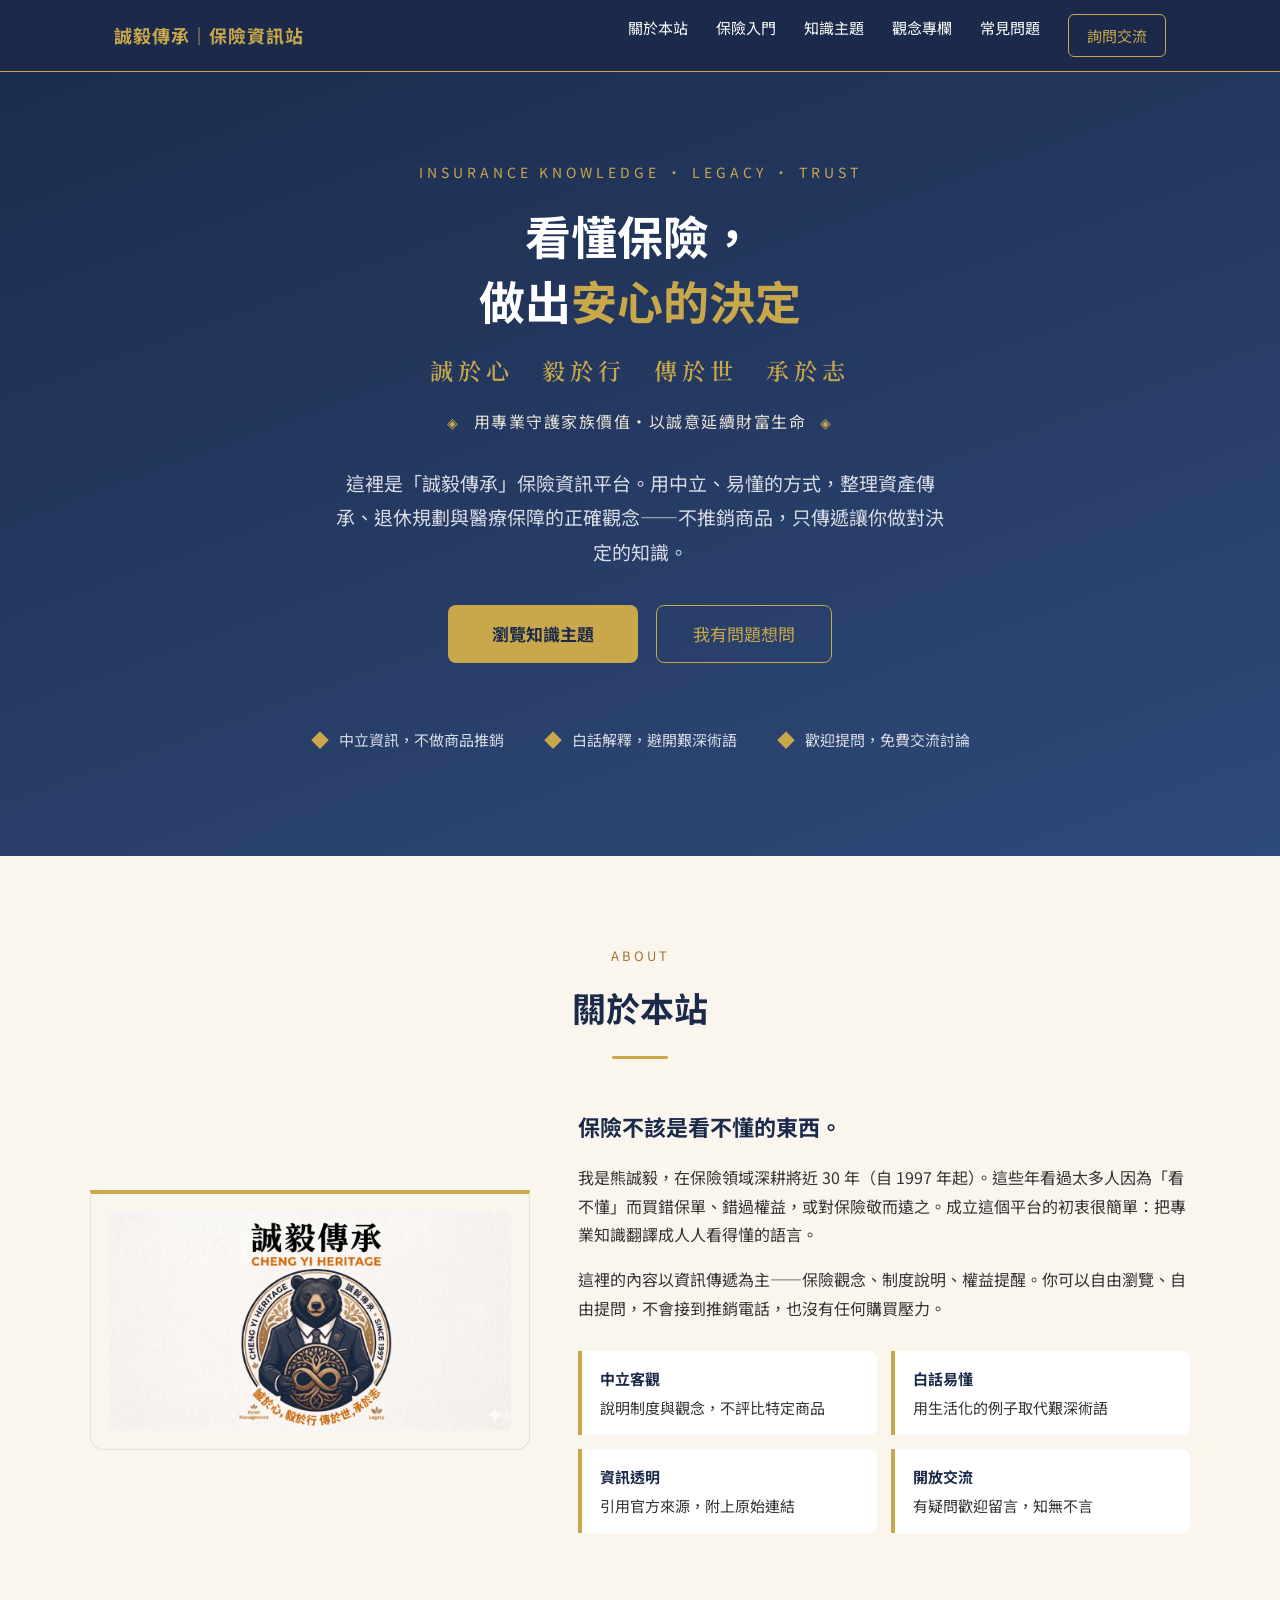
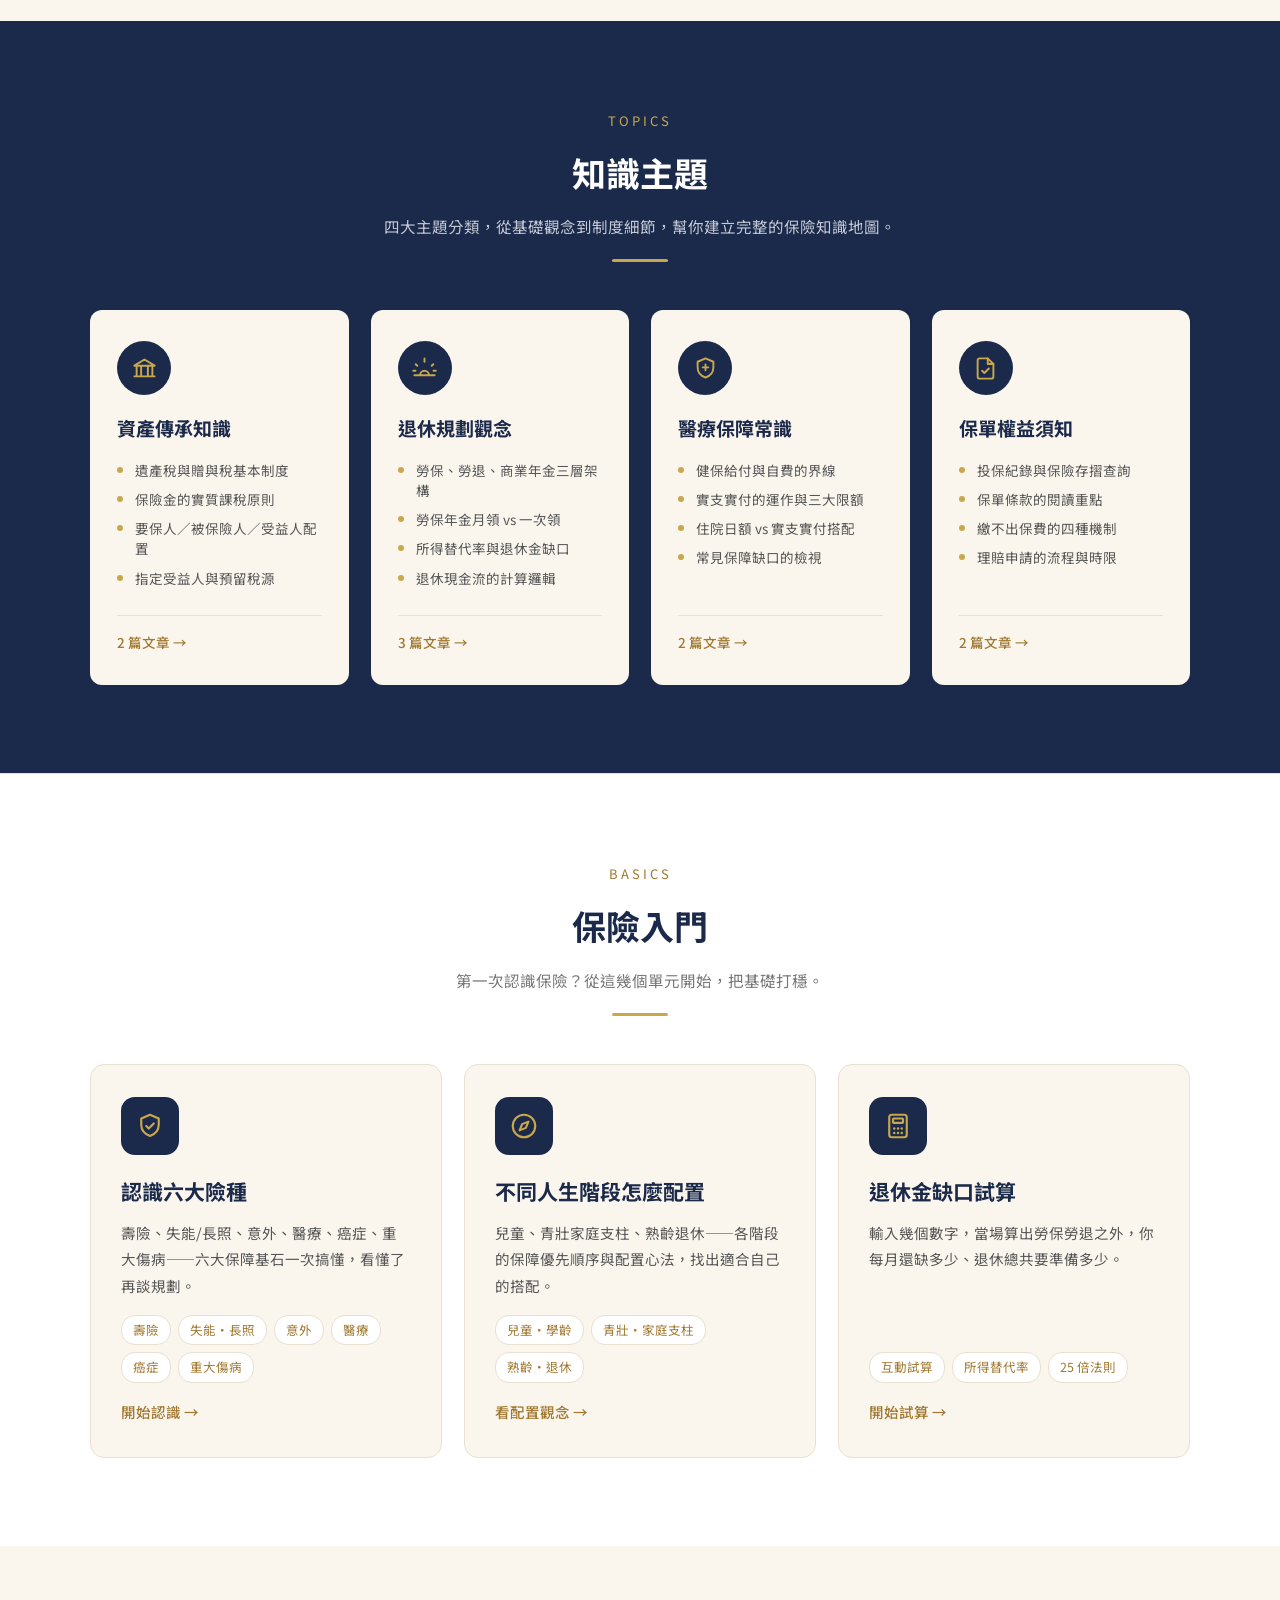
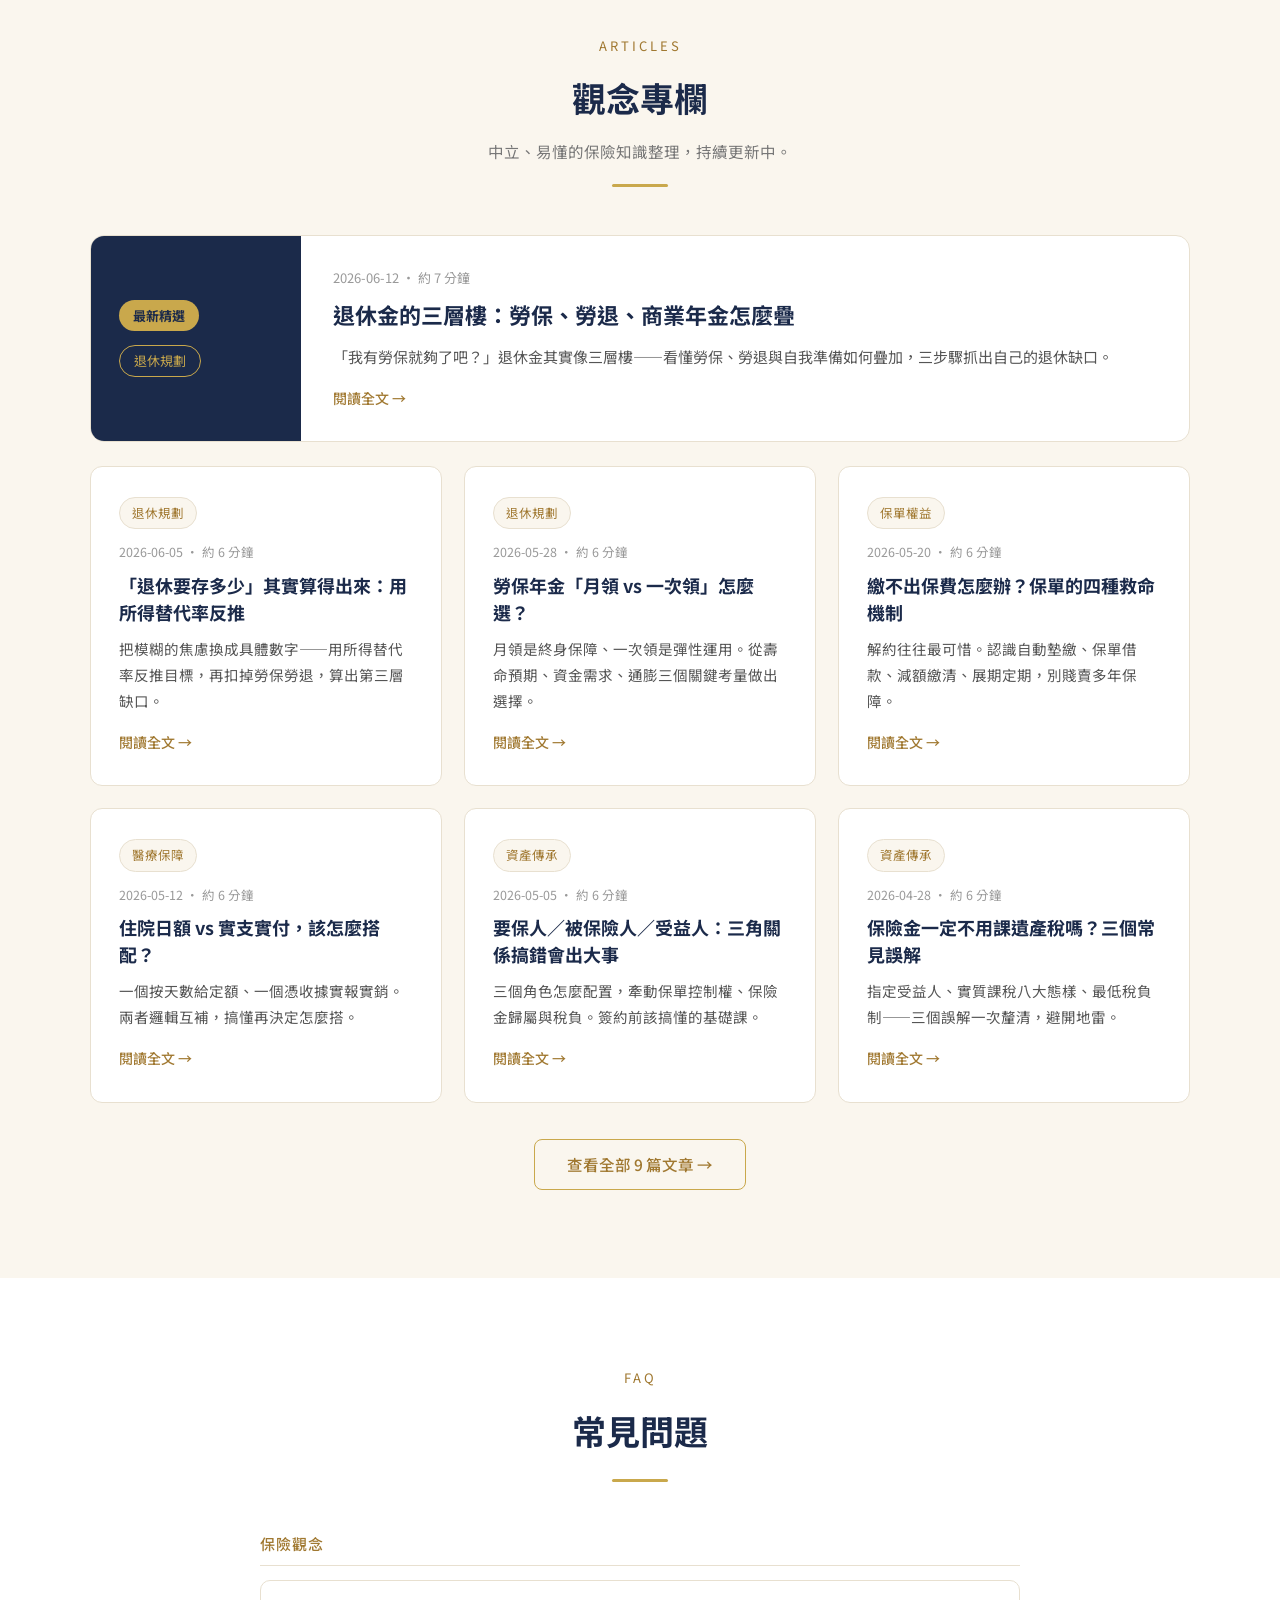
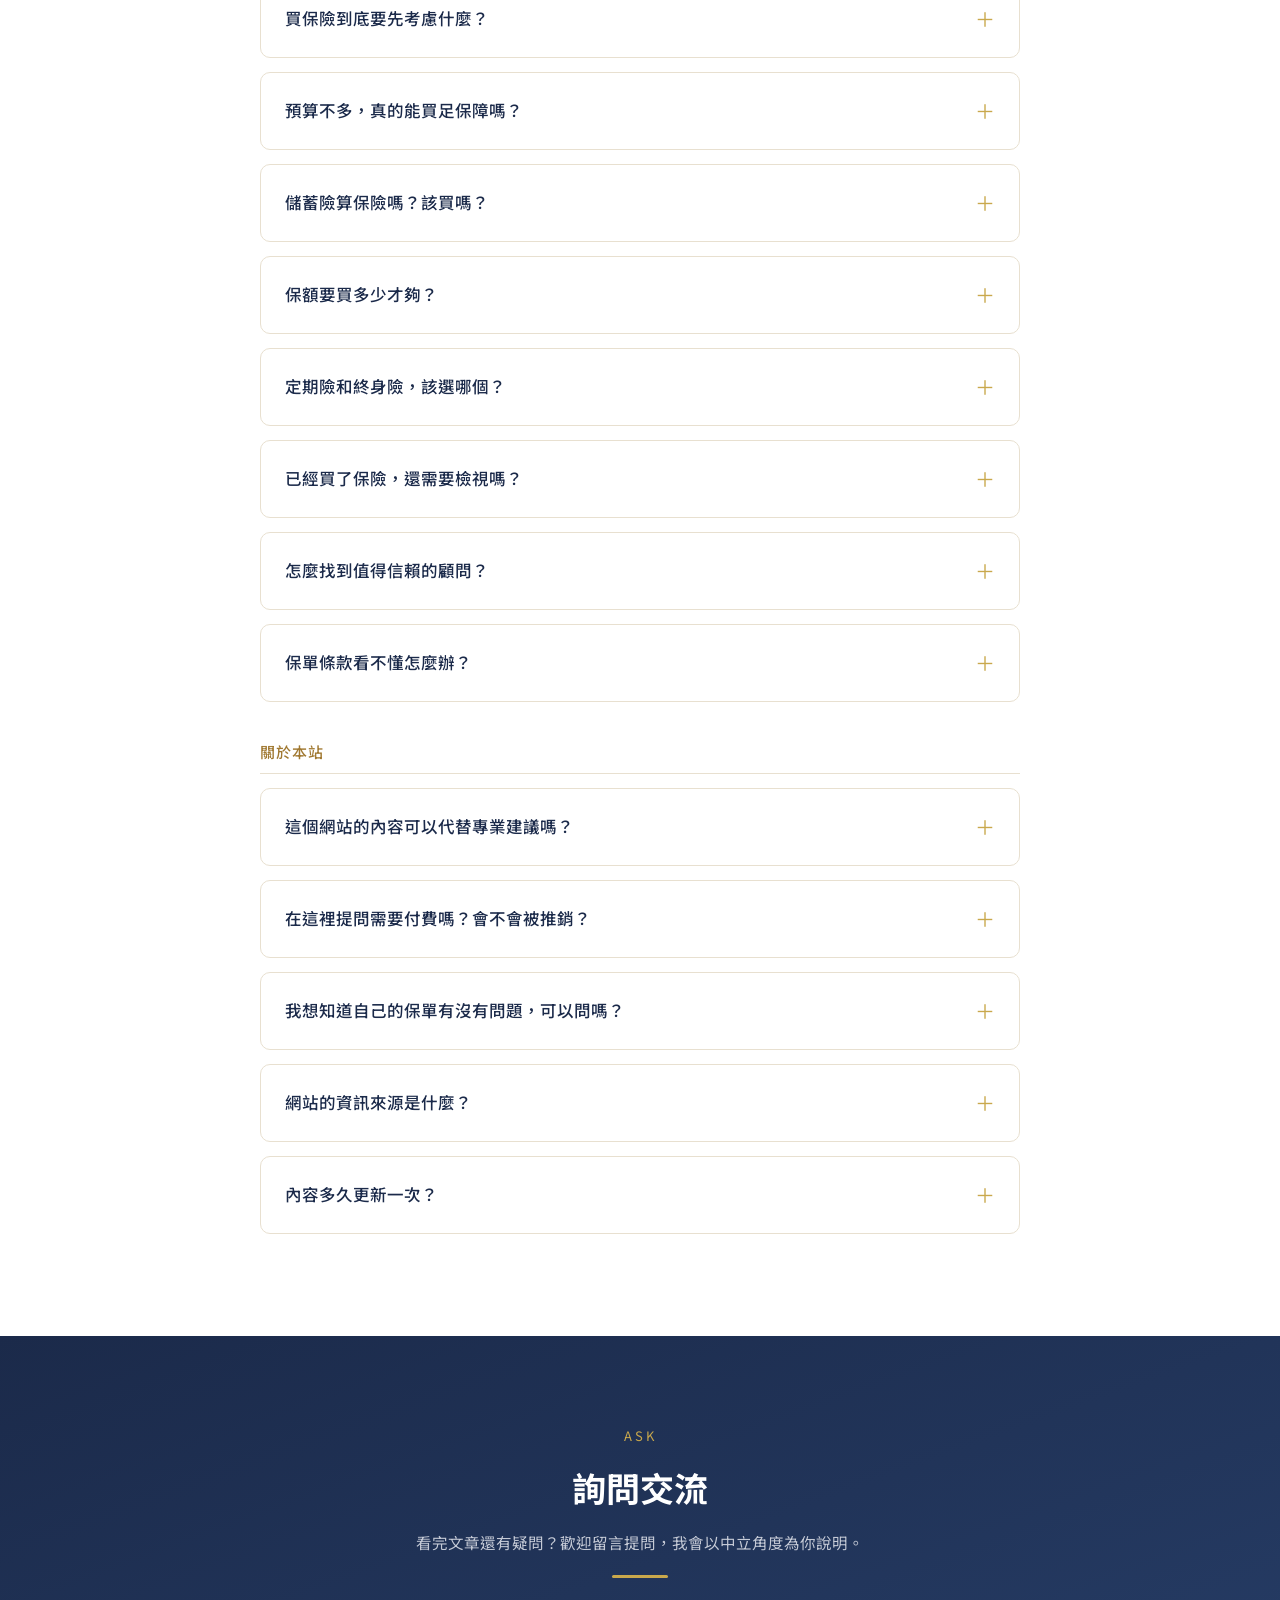
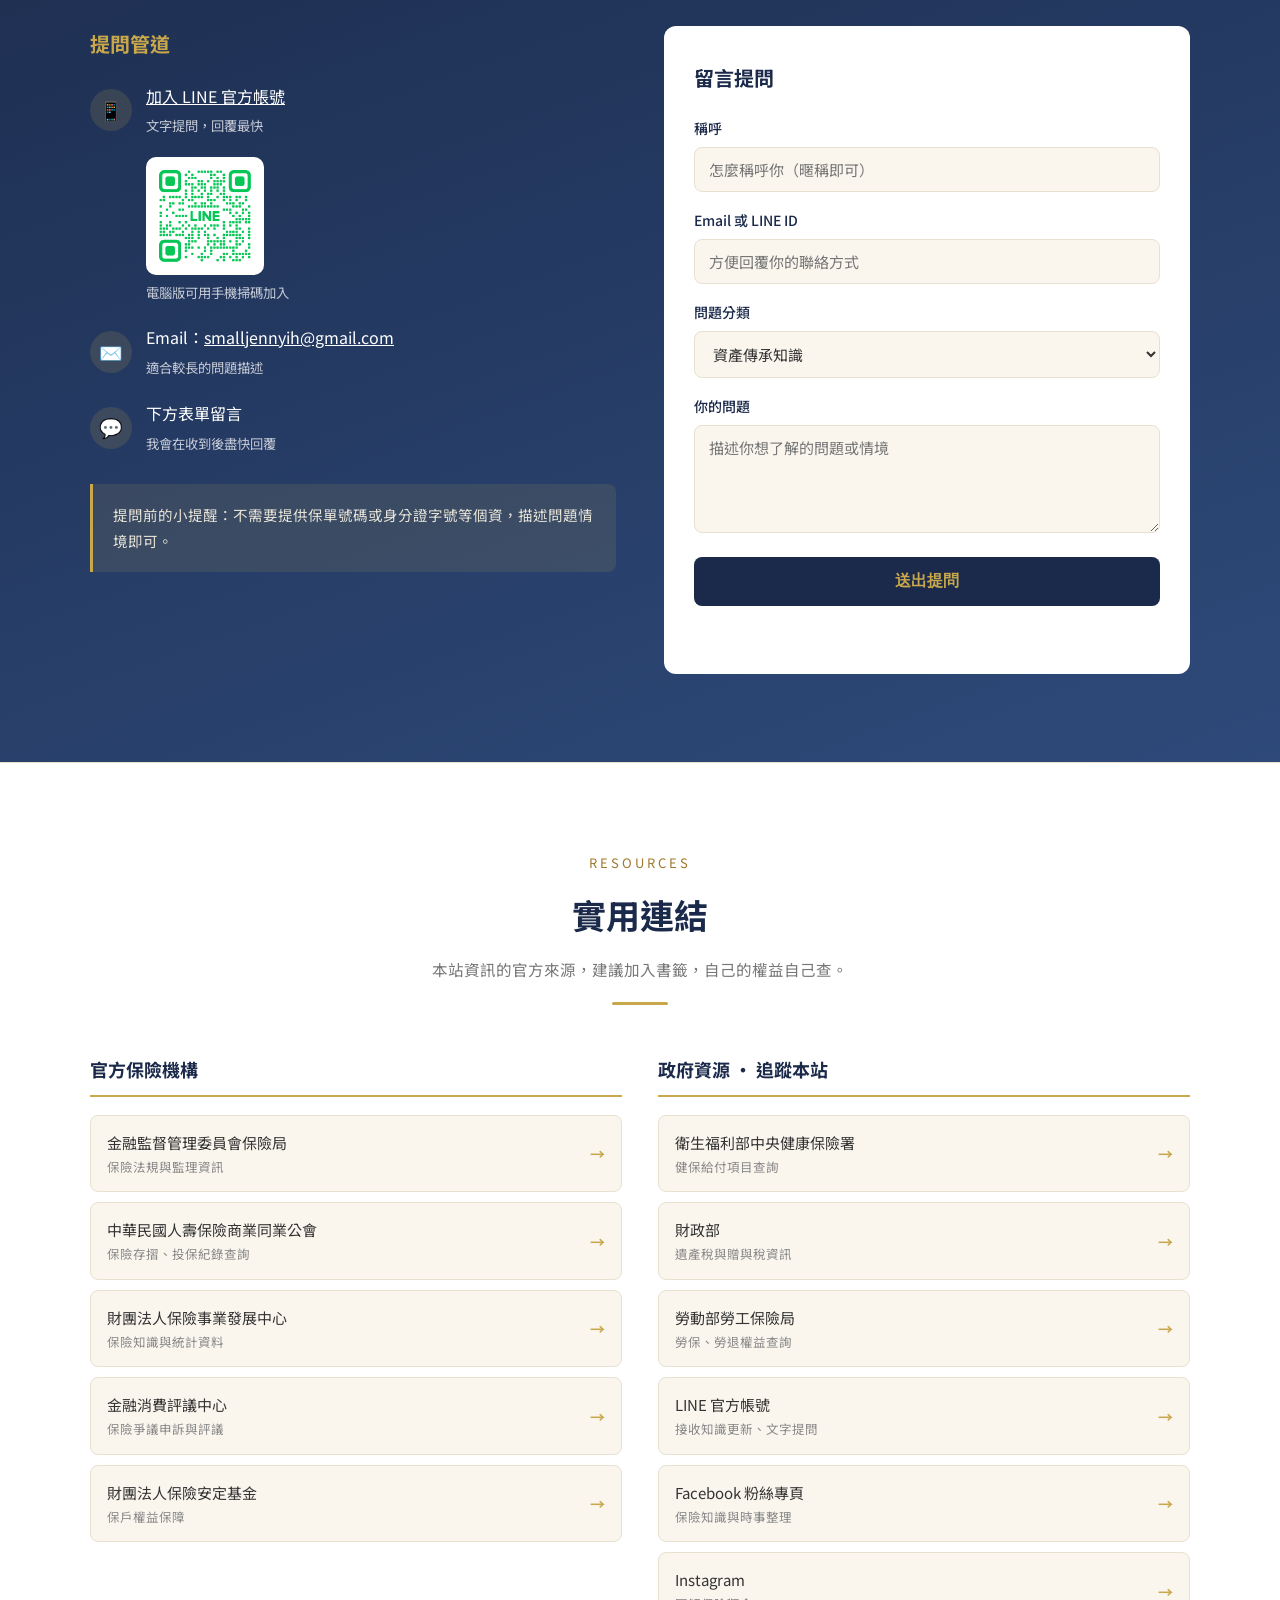
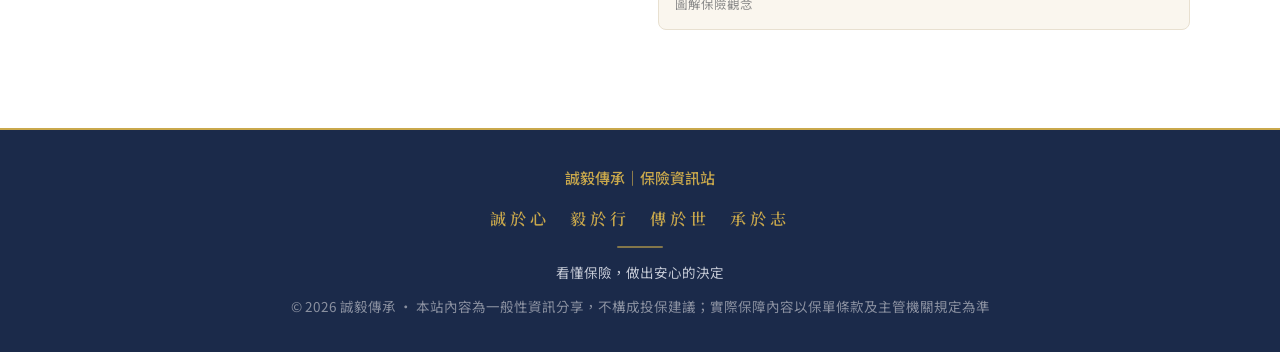
<file: index.html>
<!DOCTYPE html>
<html lang="zh-Hant">
<head>
<meta charset="UTF-8">
<meta name="viewport" content="width=device-width, initial-scale=1.0">
<title>誠毅傳承 — 保險知識資訊平台</title>
<meta name="description" content="誠毅傳承保險資訊平台，提供資產傳承、退休規劃、醫療保障等中立易懂的保險知識。看懂保險，做出安心的決定。">
<meta property="og:type" content="website">
<meta property="og:site_name" content="誠毅傳承｜保險資訊站">
<meta property="og:title" content="誠毅傳承｜保險資訊站 — 看懂保險，做出安心的決定">
<meta property="og:description" content="中立、易懂的保險知識平台：保險入門、資產傳承、退休規劃、醫療保障與保單權益。不推銷商品，只傳遞讓你做對決定的知識。">
<meta property="og:url" content="https://jennyih0227-stack.github.io/">
<meta property="og:image" content="https://jennyih0227-stack.github.io/assets/og-image.png">
<meta property="og:image:width" content="1200">
<meta property="og:image:height" content="630">
<meta property="og:locale" content="zh_TW">
<meta name="twitter:card" content="summary_large_image">
<meta name="twitter:title" content="誠毅傳承｜保險資訊站 — 看懂保險，做出安心的決定">
<meta name="twitter:description" content="中立、易懂的保險知識平台：保險入門、資產傳承、退休規劃、醫療保障與保單權益。">
<meta name="twitter:image" content="https://jennyih0227-stack.github.io/assets/og-image.png">
<link rel="icon" type="image/png" href="assets/favicon.png">
<link rel="preconnect" href="https://fonts.googleapis.com">
<link href="https://fonts.googleapis.com/css2?family=Noto+Sans+TC:wght@400;500;700&family=Noto+Serif+TC:wght@600&family=Playfair+Display:wght@600&display=swap" rel="stylesheet">
<style>
:root{
  --navy:#1B2A4A;
  --navy-light:#2E4A7A;
  --gold:#C9A84C;
  --gold-deep:#A07830;
  --cream:#FAF6EE;
  --warm-gray:#E8E0D0;
  --charcoal:#333333;
}
*{margin:0;padding:0;box-sizing:border-box}
html{scroll-behavior:smooth}
body{font-family:'Noto Sans TC','Microsoft JhengHei',sans-serif;color:var(--charcoal);background:var(--cream);line-height:1.8}
a{text-decoration:none;color:inherit}
img{max-width:100%}

/* ===== 導覽列 ===== */
.nav{position:fixed;top:0;left:0;right:0;z-index:100;background:var(--navy);border-bottom:1px solid var(--gold)}
.nav-inner{max-width:1100px;margin:0 auto;padding:14px 24px;display:flex;justify-content:space-between;align-items:center}
.nav-brand{color:var(--gold);font-weight:700;font-size:18px;letter-spacing:1px}
.nav-links{display:flex;gap:28px}
.nav-links a{color:#fff;font-size:15px;transition:color .2s}
.nav-links a:hover{color:var(--gold)}
.nav-cta{border:1px solid var(--gold);color:var(--gold)!important;padding:7px 18px;border-radius:6px}
.nav-cta:hover{background:var(--gold);color:var(--navy)!important}
.nav-toggle{display:none;background:none;border:none;color:#fff;font-size:26px;cursor:pointer}

/* ===== Hero ===== */
.hero{background:linear-gradient(160deg,var(--navy) 0%,var(--navy-light) 100%);color:#fff;padding:160px 24px 100px;text-align:center}
.hero .eyebrow{color:var(--gold);letter-spacing:4px;font-size:14px;margin-bottom:18px}
.hero h1{font-size:clamp(28px,5vw,46px);font-weight:700;line-height:1.4;margin-bottom:18px}
.hero h1 .gold{color:var(--gold)}
.hero .brand-tagline{font-family:'Noto Serif TC','Times New Roman',serif;color:var(--gold);font-size:clamp(17px,3vw,23px);font-weight:600;letter-spacing:5px;margin:0 0 16px}
.hero .value-line{color:#e8e4d8;font-size:clamp(13px,2vw,16px);letter-spacing:1.5px;margin:0 0 30px;display:flex;align-items:center;justify-content:center;gap:14px}
.hero .value-line .ornament{color:var(--gold);font-size:.85em}
.hero p.sub{color:#d9dce5;font-size:clamp(15px,2.2vw,19px);max-width:620px;margin:0 auto 36px}
.btn-gold{display:inline-block;background:var(--gold);color:var(--navy);font-size:17px;font-weight:700;padding:14px 44px;border-radius:8px;transition:transform .15s,background .2s}
.btn-gold:hover{background:#d8b95e;transform:translateY(-2px)}
.btn-outline{display:inline-block;border:1.5px solid var(--gold);color:var(--gold);font-size:17px;padding:13px 36px;border-radius:8px;margin-left:14px;transition:background .2s,color .2s}
.btn-outline:hover{background:var(--gold);color:var(--navy)}
.hero-points{display:flex;justify-content:center;gap:40px;margin-top:60px;flex-wrap:wrap}
.hero-points .point{display:flex;align-items:center;gap:10px;color:#d9dce5;font-size:15px}
.hero-points .point .dot{color:var(--gold);font-size:18px}

/* ===== 區塊共用 ===== */
section{padding:88px 24px}
.container{max-width:1100px;margin:0 auto}
.section-eyebrow{color:var(--gold-deep);letter-spacing:3px;font-size:13px;text-align:center;margin-bottom:10px}
.section-title{font-size:clamp(24px,3.5vw,34px);font-weight:700;color:var(--navy);text-align:center;margin-bottom:14px}
.section-sub{text-align:center;color:#777;font-size:15.5px;max-width:640px;margin:-4px auto 0}
.gold-divider{width:56px;height:3px;background:var(--gold);margin:18px auto 48px;border-radius:2px}

/* ===== 關於本站 ===== */
.about-grid{display:grid;grid-template-columns:minmax(0,440px) 1fr;gap:48px;align-items:center}
.about-logo{background:var(--cream);border:1px solid var(--warm-gray);border-top:4px solid var(--gold);border-radius:0 0 14px 14px;padding:18px;overflow:hidden}
.about-logo img{width:100%;height:auto;display:block;border-radius:6px}
.about-text h3{font-size:22px;color:var(--navy);margin-bottom:16px}
.about-text p{margin-bottom:16px;font-size:16px}
.values{display:grid;grid-template-columns:repeat(2,1fr);gap:14px;margin-top:28px}
.values .value{background:#fff;border-left:4px solid var(--gold);padding:14px 18px;border-radius:0 8px 8px 0;font-size:15px}
.values .value strong{color:var(--navy);display:block;margin-bottom:2px}

/* ===== 知識主題 ===== */
.topics{background:var(--navy)}
.topics .section-title{color:#fff}
.topics .section-eyebrow{color:var(--gold)}
.topics .section-sub{color:#c5cad6}
.topic-grid{display:grid;grid-template-columns:repeat(auto-fit,minmax(240px,1fr));gap:22px}
.topic-card{display:flex;flex-direction:column;background:var(--cream);border-radius:12px;padding:30px 26px;transition:transform .2s,box-shadow .2s;border:1px solid transparent}
.topic-card:hover{transform:translateY(-6px);border-color:var(--gold);box-shadow:0 10px 26px rgba(0,0,0,.18)}
.topic-card .icon{width:54px;height:54px;border-radius:50%;background:var(--navy);display:flex;align-items:center;justify-content:center;margin-bottom:16px}
.topic-card .icon svg{width:27px;height:27px;stroke:var(--gold);fill:none;stroke-width:1.7;stroke-linecap:round;stroke-linejoin:round}
.topic-card h3{color:var(--navy);font-size:19px;margin-bottom:14px}
.topic-card .t-list{list-style:none;margin:0 0 18px;padding:0;flex:1}
.topic-card .t-list li{position:relative;padding-left:18px;font-size:13.5px;color:#555;margin-bottom:9px;line-height:1.5}
.topic-card .t-list li::before{content:'';position:absolute;left:0;top:7px;width:6px;height:6px;border-radius:50%;background:var(--gold)}
.topic-card .t-more{color:var(--gold-deep);font-size:13.5px;font-weight:500;border-top:1px solid var(--warm-gray);padding-top:14px}

/* ===== 保險入門 ===== */
.basics-section{background:#fff;border-top:1px solid var(--warm-gray)}
.basics-grid{display:grid;grid-template-columns:repeat(auto-fit,minmax(260px,1fr));gap:22px}
.basics-card{display:flex;flex-direction:column;background:var(--cream);border:1px solid var(--warm-gray);border-radius:14px;padding:32px 30px;transition:transform .2s,border-color .2s,box-shadow .2s}
.basics-card:hover{transform:translateY(-5px);border-color:var(--gold);box-shadow:0 10px 26px rgba(0,0,0,.1)}
.basics-card .b-icon{width:58px;height:58px;border-radius:14px;background:var(--navy);display:flex;align-items:center;justify-content:center;margin-bottom:18px}
.basics-card .b-icon svg{width:30px;height:30px;stroke:var(--gold);fill:none;stroke-width:1.7;stroke-linecap:round;stroke-linejoin:round}
.basics-card h3{color:var(--navy);font-size:21px;margin-bottom:10px}
.basics-card p{font-size:14.5px;color:#555;margin-bottom:16px;flex:1;line-height:1.8}
.basics-card .b-tags{display:flex;flex-wrap:wrap;gap:7px;margin-bottom:16px}
.basics-card .b-tags span{background:#fff;border:1px solid var(--warm-gray);color:var(--gold-deep);font-size:12.5px;padding:3px 11px;border-radius:14px}
.basics-card .more{color:var(--gold-deep);font-size:14.5px;font-weight:500}

/* ===== 觀念專欄 ===== */
.article-grid{display:grid;grid-template-columns:repeat(auto-fit,minmax(280px,1fr));gap:22px}
.article{background:#fff;border:1px solid var(--warm-gray);border-radius:12px;padding:30px 28px;display:flex;flex-direction:column;transition:border-color .2s,transform .2s}
.article:hover{border-color:var(--gold);transform:translateY(-4px)}
.article .cat{display:inline-block;align-self:flex-start;background:var(--cream);color:var(--gold-deep);font-size:12.5px;padding:4px 12px;border-radius:20px;border:1px solid var(--warm-gray);margin-bottom:12px}
.article .a-meta{color:#999;font-size:12.5px;margin-bottom:8px}
.article h3{color:var(--navy);font-size:18px;margin-bottom:10px;line-height:1.5}
.article p{font-size:14.5px;color:#555;flex:1}
.article .more{color:var(--gold-deep);font-size:14px;font-weight:500;margin-top:16px}
.featured-article{display:grid;grid-template-columns:210px 1fr;background:#fff;border:1px solid var(--warm-gray);border-radius:14px;overflow:hidden;margin-bottom:24px;transition:transform .2s,border-color .2s}
.featured-article:hover{transform:translateY(-4px);border-color:var(--gold)}
.featured-article .fa-left{background:var(--navy);display:flex;flex-direction:column;justify-content:center;align-items:flex-start;gap:14px;padding:32px 28px}
.featured-article .fa-badge{background:var(--gold);color:var(--navy);font-weight:700;font-size:13px;padding:4px 14px;border-radius:20px}
.featured-article .fa-cat{border:1px solid var(--gold);color:var(--gold);font-size:13px;padding:3px 14px;border-radius:20px}
.featured-article .fa-body{padding:30px 32px}
.featured-article .fa-meta{color:#999;font-size:13px;margin-bottom:8px}
.featured-article .fa-body h3{color:var(--navy);font-size:22px;line-height:1.5;margin-bottom:12px}
.featured-article .fa-body p{color:#555;font-size:15px;margin:0}
.featured-article .more{color:var(--gold-deep);font-size:14px;font-weight:500;margin-top:16px}
.articles-more{text-align:center;margin-top:36px}
.articles-more a{display:inline-block;border:1.5px solid var(--gold);color:var(--gold-deep);font-size:15.5px;font-weight:500;padding:11px 32px;border-radius:8px;transition:background .2s,color .2s}
.articles-more a:hover{background:var(--gold);color:var(--navy)}

/* ===== FAQ ===== */
.faq-wrap{max-width:760px;margin:0 auto}
details{background:#fff;border:1px solid var(--warm-gray);border-radius:10px;margin-bottom:14px;overflow:hidden}
summary{cursor:pointer;padding:20px 24px;font-weight:500;color:var(--navy);font-size:16.5px;list-style:none;display:flex;justify-content:space-between;align-items:center}
summary::-webkit-details-marker{display:none}
summary::after{content:'＋';color:var(--gold);font-size:20px;font-weight:400}
details[open] summary::after{content:'－'}
details .answer{padding:0 24px 20px;font-size:15px;color:#555;border-top:1px solid var(--warm-gray);padding-top:16px;margin:0 24px 20px;padding-left:0;padding-right:0}

/* ===== 詢問交流 ===== */
.contact{background:linear-gradient(160deg,var(--navy) 0%,var(--navy-light) 100%);color:#fff}
.contact .section-title{color:#fff}
.contact .section-eyebrow{color:var(--gold)}
.contact .section-sub{color:#c5cad6}
.contact-grid{display:grid;grid-template-columns:1fr 1fr;gap:48px;align-items:start}
.contact-info h3{color:var(--gold);font-size:20px;margin-bottom:20px}
.contact-info .item{display:flex;align-items:center;gap:14px;margin-bottom:18px;font-size:16px}
.contact-info .item .ci{width:42px;height:42px;border-radius:50%;background:rgba(201,168,76,.15);color:var(--gold);display:flex;align-items:center;justify-content:center;font-size:19px;flex-shrink:0}
.contact-form{background:#fff;border-radius:12px;padding:34px 30px}
.contact-form h3{color:var(--navy);font-size:20px;margin-bottom:20px}
.contact-form label{display:block;font-size:14px;color:var(--navy);font-weight:500;margin-bottom:6px}
.contact-form input,.contact-form select,.contact-form textarea{width:100%;padding:11px 14px;border:1px solid var(--warm-gray);border-radius:8px;font-size:15px;font-family:inherit;margin-bottom:16px;background:var(--cream);color:var(--charcoal)}
.contact-form input:focus,.contact-form select:focus,.contact-form textarea:focus{outline:2px solid var(--gold);border-color:var(--gold)}
.contact-form button{width:100%;background:var(--navy);color:var(--gold);font-size:16px;font-weight:700;padding:14px;border:none;border-radius:8px;cursor:pointer;transition:background .2s}
.contact-form button:hover{background:var(--navy-light)}
.contact-form button:disabled{opacity:.6;cursor:not-allowed}
.form-status{margin:14px 0 0;font-size:14px;text-align:center;min-height:20px;line-height:1.6}
.form-status.ok{color:#1d9e75}
.form-status.warn{color:var(--gold-deep)}

/* ===== 實用連結 ===== */
.links-section{background:#fff;border-top:1px solid var(--warm-gray)}
.links-grid{display:grid;grid-template-columns:repeat(auto-fit,minmax(300px,1fr));gap:36px}
.links-col h3{color:var(--navy);font-size:18px;margin-bottom:18px;padding-bottom:10px;border-bottom:2px solid var(--gold)}
.links-col a.link-item{display:flex;justify-content:space-between;align-items:center;padding:13px 16px;background:var(--cream);border:1px solid var(--warm-gray);border-radius:8px;margin-bottom:10px;font-size:15px;color:var(--charcoal);transition:border-color .2s,transform .15s}
.links-col a.link-item:hover{border-color:var(--gold);transform:translateX(4px)}
.links-col a.link-item .arrow{color:var(--gold);font-weight:700}
.links-col a.link-item small{display:block;color:#888;font-size:12.5px}

/* ===== 頁尾 ===== */
footer{background:var(--navy);border-top:2px solid var(--gold);color:#c5cad6;text-align:center;padding:34px 24px;font-size:13.5px}
footer .brand{color:var(--gold);font-weight:500;margin-bottom:6px;font-size:15px}
footer .footer-tagline{font-family:'Noto Serif TC','Times New Roman',serif;color:var(--gold);font-size:16px;font-weight:600;letter-spacing:4px;margin:14px 0 12px}
footer .footer-rule{width:46px;height:2px;background:var(--gold);opacity:.6;margin:0 auto 12px;border-radius:2px}

/* ===== RWD ===== */
@media (max-width:820px){
  .nav-links{position:fixed;top:57px;left:0;right:0;background:var(--navy);flex-direction:column;gap:0;padding:12px 0;display:none;border-bottom:1px solid var(--gold)}
  .nav-links.open{display:flex}
  .nav-links a{padding:13px 24px}
  .nav-cta{margin:10px 24px;text-align:center}
  .nav-toggle{display:block}
  .about-grid{grid-template-columns:1fr}
  .about-logo{max-width:440px;margin:0 auto}
  .featured-article{grid-template-columns:1fr}
  .basics-grid{grid-template-columns:1fr}
  .values{grid-template-columns:1fr}
  .contact-grid{grid-template-columns:1fr}
  .btn-outline{margin-left:0;margin-top:12px}
  .hero{padding-top:130px}
  .hero-points{gap:20px;flex-direction:column;align-items:center}
}
</style>
</head>
<body>

<nav class="nav">
  <div class="nav-inner">
    <a href="#top" class="nav-brand">誠毅傳承｜保險資訊站</a>
    <button class="nav-toggle" aria-label="選單" onclick="document.querySelector('.nav-links').classList.toggle('open')">☰</button>
    <div class="nav-links">
      <a href="#about">關於本站</a>
      <a href="#basics">保險入門</a>
      <a href="#topics">知識主題</a>
      <a href="#articles">觀念專欄</a>
      <a href="#faq">常見問題</a>
      <a href="#contact" class="nav-cta">詢問交流</a>
    </div>
  </div>
</nav>

<header class="hero" id="top">
  <p class="eyebrow">INSURANCE KNOWLEDGE · LEGACY · TRUST</p>
  <h1>看懂保險，<br>做出<span class="gold">安心的決定</span></h1>
  <p class="brand-tagline">誠於心　毅於行　傳於世　承於志</p>
  <p class="value-line"><span class="ornament">◈</span>用專業守護家族價值・以誠意延續財富生命<span class="ornament">◈</span></p>
  <p class="sub">這裡是「誠毅傳承」保險資訊平台。用中立、易懂的方式，整理資產傳承、退休規劃與醫療保障的正確觀念——不推銷商品，只傳遞讓你做對決定的知識。</p>
  <div>
    <a href="#topics" class="btn-gold">瀏覽知識主題</a>
    <a href="#contact" class="btn-outline">我有問題想問</a>
  </div>
  <div class="hero-points">
    <div class="point"><span class="dot">◆</span>中立資訊，不做商品推銷</div>
    <div class="point"><span class="dot">◆</span>白話解釋，避開艱深術語</div>
    <div class="point"><span class="dot">◆</span>歡迎提問，免費交流討論</div>
  </div>
</header>

<section id="about">
  <div class="container">
    <p class="section-eyebrow">ABOUT</p>
    <h2 class="section-title">關於本站</h2>
    <div class="gold-divider"></div>
    <div class="about-grid">
      <div class="about-logo">
        <img src="assets/logo.png" alt="誠毅傳承 CHENG YI HERITAGE 品牌標誌——西裝台灣黑熊，象徵穩健守護與資產傳承">
      </div>
      <div class="about-text">
        <h3>保險不該是看不懂的東西。</h3>
        <p>我是熊誠毅，在保險領域深耕將近 30 年（自 1997 年起）。這些年看過太多人因為「看不懂」而買錯保單、錯過權益，或對保險敬而遠之。成立這個平台的初衷很簡單：把專業知識翻譯成人人看得懂的語言。</p>
        <p>這裡的內容以資訊傳遞為主——保險觀念、制度說明、權益提醒。你可以自由瀏覽、自由提問，不會接到推銷電話，也沒有任何購買壓力。</p>
        <div class="values">
          <div class="value"><strong>中立客觀</strong>說明制度與觀念，不評比特定商品</div>
          <div class="value"><strong>白話易懂</strong>用生活化的例子取代艱深術語</div>
          <div class="value"><strong>資訊透明</strong>引用官方來源，附上原始連結</div>
          <div class="value"><strong>開放交流</strong>有疑問歡迎留言，知無不言</div>
        </div>
      </div>
    </div>
  </div>
</section>

<section class="topics" id="topics">
  <div class="container">
    <p class="section-eyebrow">TOPICS</p>
    <h2 class="section-title">知識主題</h2>
    <p class="section-sub">四大主題分類，從基礎觀念到制度細節，幫你建立完整的保險知識地圖。</p>
    <div class="gold-divider"></div>
    <div class="topic-grid">
      <a class="topic-card" href="articles/index.html?cat=資產傳承">
        <div class="icon"><svg viewBox="0 0 24 24"><path d="M3 9.5 12 4l9 5.5M4 9.5h16M5 9.5V19M9 9.5V19M15 9.5V19M19 9.5V19M3 19h18"/></svg></div>
        <h3>資產傳承知識</h3>
        <ul class="t-list">
          <li>遺產稅與贈與稅基本制度</li>
          <li>保險金的實質課稅原則</li>
          <li>要保人／被保險人／受益人配置</li>
          <li>指定受益人與預留稅源</li>
        </ul>
        <div class="t-more">2 篇文章 →</div>
      </a>
      <a class="topic-card" href="articles/index.html?cat=退休規劃">
        <div class="icon"><svg viewBox="0 0 24 24"><path d="M3 18h18M12 3v3M5.6 9.6 4.2 8.2M18.4 9.6l1.4-1.4M2 14h2M20 14h2M8 18a4 4 0 0 1 8 0"/></svg></div>
        <h3>退休規劃觀念</h3>
        <ul class="t-list">
          <li>勞保、勞退、商業年金三層架構</li>
          <li>勞保年金月領 vs 一次領</li>
          <li>所得替代率與退休金缺口</li>
          <li>退休現金流的計算邏輯</li>
        </ul>
        <div class="t-more">3 篇文章 →</div>
      </a>
      <a class="topic-card" href="articles/index.html?cat=醫療保障">
        <div class="icon"><svg viewBox="0 0 24 24"><path d="M12 3 5 6v5c0 4.5 3 7.5 7 9 4-1.5 7-4.5 7-9V6l-7-3Z"/><path d="M12 8.5v5M9.5 11h5"/></svg></div>
        <h3>醫療保障常識</h3>
        <ul class="t-list">
          <li>健保給付與自費的界線</li>
          <li>實支實付的運作與三大限額</li>
          <li>住院日額 vs 實支實付搭配</li>
          <li>常見保障缺口的檢視</li>
        </ul>
        <div class="t-more">2 篇文章 →</div>
      </a>
      <a class="topic-card" href="articles/index.html?cat=保單權益">
        <div class="icon"><svg viewBox="0 0 24 24"><path d="M14 3H7a2 2 0 0 0-2 2v14a2 2 0 0 0 2 2h10a2 2 0 0 0 2-2V8l-5-5Z"/><path d="M14 3v5h5M9 14l2 2 4-4"/></svg></div>
        <h3>保單權益須知</h3>
        <ul class="t-list">
          <li>投保紀錄與保險存摺查詢</li>
          <li>保單條款的閱讀重點</li>
          <li>繳不出保費的四種機制</li>
          <li>理賠申請的流程與時限</li>
        </ul>
        <div class="t-more">2 篇文章 →</div>
      </a>
    </div>
  </div>
</section>

<section class="basics-section" id="basics">
  <div class="container">
    <p class="section-eyebrow">BASICS</p>
    <h2 class="section-title">保險入門</h2>
    <p class="section-sub">第一次認識保險？從這幾個單元開始，把基礎打穩。</p>
    <div class="gold-divider"></div>
    <div class="basics-grid">
      <a class="basics-card" href="articles/insurance-types.html">
        <div class="b-icon"><svg viewBox="0 0 24 24"><path d="M12 3 5 6v5c0 4.5 3 7.5 7 9 4-1.5 7-4.5 7-9V6l-7-3Z"/><path d="m9 12 2 2 4-4"/></svg></div>
        <h3>認識六大險種</h3>
        <p>壽險、失能/長照、意外、醫療、癌症、重大傷病——六大保障基石一次搞懂，看懂了再談規劃。</p>
        <div class="b-tags"><span>壽險</span><span>失能・長照</span><span>意外</span><span>醫療</span><span>癌症</span><span>重大傷病</span></div>
        <div class="more">開始認識 →</div>
      </a>
      <a class="basics-card" href="articles/life-stage.html">
        <div class="b-icon"><svg viewBox="0 0 24 24"><circle cx="12" cy="12" r="9"/><path d="m15.5 8.5-2 5-5 2 2-5 5-2Z"/></svg></div>
        <h3>不同人生階段怎麼配置</h3>
        <p>兒童、青壯家庭支柱、熟齡退休——各階段的保障優先順序與配置心法，找出適合自己的搭配。</p>
        <div class="b-tags"><span>兒童・學齡</span><span>青壯・家庭支柱</span><span>熟齡・退休</span></div>
        <div class="more">看配置觀念 →</div>
      </a>
      <a class="basics-card" href="articles/retirement-calculator.html">
        <div class="b-icon"><svg viewBox="0 0 24 24"><rect x="5" y="3" width="14" height="18" rx="2"/><rect x="8" y="6" width="8" height="3.5" rx="0.6"/><circle cx="9" cy="14" r="1" fill="#C9A84C" stroke="none"/><circle cx="12" cy="14" r="1" fill="#C9A84C" stroke="none"/><circle cx="15" cy="14" r="1" fill="#C9A84C" stroke="none"/><circle cx="9" cy="17.5" r="1" fill="#C9A84C" stroke="none"/><circle cx="12" cy="17.5" r="1" fill="#C9A84C" stroke="none"/><circle cx="15" cy="17.5" r="1" fill="#C9A84C" stroke="none"/></svg></div>
        <h3>退休金缺口試算</h3>
        <p>輸入幾個數字，當場算出勞保勞退之外，你每月還缺多少、退休總共要準備多少。</p>
        <div class="b-tags"><span>互動試算</span><span>所得替代率</span><span>25 倍法則</span></div>
        <div class="more">開始試算 →</div>
      </a>
    </div>
  </div>
</section>

<section id="articles">
  <div class="container">
    <p class="section-eyebrow">ARTICLES</p>
    <h2 class="section-title">觀念專欄</h2>
    <p class="section-sub">中立、易懂的保險知識整理，持續更新中。</p>
    <div class="gold-divider"></div>

    <a class="featured-article" href="articles/retirement-three-pillars.html">
      <div class="fa-left">
        <span class="fa-badge">最新精選</span>
        <span class="fa-cat">退休規劃</span>
      </div>
      <div class="fa-body">
        <div class="fa-meta">2026-06-12 · 約 7 分鐘</div>
        <h3>退休金的三層樓：勞保、勞退、商業年金怎麼疊</h3>
        <p>「我有勞保就夠了吧？」退休金其實像三層樓——看懂勞保、勞退與自我準備如何疊加，三步驟抓出自己的退休缺口。</p>
        <div class="more">閱讀全文 →</div>
      </div>
    </a>

    <div class="article-grid">
      <a class="article" href="articles/retirement-replacement-rate.html">
        <span class="cat">退休規劃</span>
        <div class="a-meta">2026-06-05 · 約 6 分鐘</div>
        <h3>「退休要存多少」其實算得出來：用所得替代率反推</h3>
        <p>把模糊的焦慮換成具體數字——用所得替代率反推目標，再扣掉勞保勞退，算出第三層缺口。</p>
        <div class="more">閱讀全文 →</div>
      </a>
      <a class="article" href="articles/labor-pension-lump-vs-monthly.html">
        <span class="cat">退休規劃</span>
        <div class="a-meta">2026-05-28 · 約 6 分鐘</div>
        <h3>勞保年金「月領 vs 一次領」怎麼選？</h3>
        <p>月領是終身保障、一次領是彈性運用。從壽命預期、資金需求、通膨三個關鍵考量做出選擇。</p>
        <div class="more">閱讀全文 →</div>
      </a>
      <a class="article" href="articles/premium-relief-mechanisms.html">
        <span class="cat">保單權益</span>
        <div class="a-meta">2026-05-20 · 約 6 分鐘</div>
        <h3>繳不出保費怎麼辦？保單的四種救命機制</h3>
        <p>解約往往最可惜。認識自動墊繳、保單借款、減額繳清、展期定期，別賤賣多年保障。</p>
        <div class="more">閱讀全文 →</div>
      </a>
      <a class="article" href="articles/hospital-daily-vs-reimbursement.html">
        <span class="cat">醫療保障</span>
        <div class="a-meta">2026-05-12 · 約 6 分鐘</div>
        <h3>住院日額 vs 實支實付，該怎麼搭配？</h3>
        <p>一個按天數給定額、一個憑收據實報實銷。兩者邏輯互補，搞懂再決定怎麼搭。</p>
        <div class="more">閱讀全文 →</div>
      </a>
      <a class="article" href="articles/policy-three-roles.html">
        <span class="cat">資產傳承</span>
        <div class="a-meta">2026-05-05 · 約 6 分鐘</div>
        <h3>要保人／被保險人／受益人：三角關係搞錯會出大事</h3>
        <p>三個角色怎麼配置，牽動保單控制權、保險金歸屬與稅負。簽約前該搞懂的基礎課。</p>
        <div class="more">閱讀全文 →</div>
      </a>
      <a class="article" href="articles/estate-tax-myths.html">
        <span class="cat">資產傳承</span>
        <div class="a-meta">2026-04-28 · 約 6 分鐘</div>
        <h3>保險金一定不用課遺產稅嗎？三個常見誤解</h3>
        <p>指定受益人、實質課稅八大態樣、最低稅負制——三個誤解一次釐清，避開地雷。</p>
        <div class="more">閱讀全文 →</div>
      </a>
    </div>

    <div class="articles-more">
      <a href="articles/index.html">查看全部 9 篇文章 →</a>
    </div>
  </div>
</section>

<section id="faq" style="background:#fff">
  <div class="container">
    <p class="section-eyebrow">FAQ</p>
    <h2 class="section-title">常見問題</h2>
    <div class="gold-divider"></div>
    <div class="faq-wrap">
      <p style="color:var(--gold-deep);font-weight:500;font-size:15px;letter-spacing:1px;margin:0 0 14px;padding-bottom:8px;border-bottom:1px solid var(--warm-gray)">保險觀念</p>
      <details>
        <summary>買保險到底要先考慮什麼？</summary>
        <div class="answer">先想清楚「最怕發生什麼事」。保險的本質是轉嫁你扛不起的風險，所以順序通常是：先補保障型（壽險、醫療、意外），把家庭最大的財務破口堵住，行有餘力再談儲蓄與資產配置。預算有限時，優先顧好「萬一發生就會拖垮家庭」的風險。</div>
      </details>
      <details>
        <summary>預算不多，真的能買足保障嗎？</summary>
        <div class="answer">可以。預算有限時，善用定期型與實支實付，用較低保費換到較高保障額度，先把保障撐起來。等收入提升，再逐步加上終身型保障或儲蓄規劃。重點是「先有保障，再談累積」，別因為想存錢就犧牲了基本防護。</div>
      </details>
      <details>
        <summary>儲蓄險算保險嗎？該買嗎？</summary>
        <div class="answer">儲蓄險的「保障成分」通常較低，主要功能是強迫儲蓄與資產配置。它不是不能買，而是要擺對順序——建議先把醫療、意外、壽險等基本保障補齊，再用閒置資金規劃儲蓄型保單，避免保障還沒顧好就把預算全鎖進儲蓄。</div>
      </details>
      <details>
        <summary>保額要買多少才夠？</summary>
        <div class="answer">沒有絕對數字，但有方向。壽險常被引用的參考是「雙十原則」：保費約占年收入 10%、壽險額度約年收入 10 倍，並把房貸等負債一併納入。醫療則看你希望被照顧的品質，實支實付的額度與雜費上限是關鍵。最準的方式，還是做一次完整的需求分析。</div>
      </details>
      <details>
        <summary>定期險和終身險，該選哪個？</summary>
        <div class="answer">定期險保費低、能用小錢買到高保障，適合責任重、預算有限的階段，缺點是保障有期限；終身險保障終身、兼具資產價值，但保費較高。實務上常「定期打底、終身補強」混搭，而非二選一。</div>
      </details>
      <details>
        <summary>已經買了保險，還需要檢視嗎？</summary>
        <div class="answer">非常需要。人生階段一變（結婚、生子、買房、換工作），保障需求就跟著變。建議每隔幾年做一次保單健診，檢查是否有保障缺口、重複投保，或舊保單跟不上現代醫療的情況，確保每一塊錢都花在刀口上。</div>
      </details>
      <details>
        <summary>怎麼找到值得信賴的顧問？</summary>
        <div class="answer">好的顧問會「先問需求、再談商品」，願意把保單條款、理賠條件講清楚，而不是急著成交。觀察對方是否站在你的立場分析、是否提供售後與理賠協助，以及能不能用白話讓你聽懂。一份好的規劃，是長期關係的開始，不是一次性的買賣。</div>
      </details>
      <details>
        <summary>保單條款看不懂怎麼辦？</summary>
        <div class="answer">這很正常，條款本來就不好讀。重點先抓三件事：保什麼、賠多少、什麼情況不賠（除外責任）。不懂就請對方逐條說明，並請對方舉實際理賠情境給你聽。投保前充分理解，遠比事後才發現認知落差來得重要。</div>
      </details>

      <p style="color:var(--gold-deep);font-weight:500;font-size:15px;letter-spacing:1px;margin:36px 0 14px;padding-bottom:8px;border-bottom:1px solid var(--warm-gray)">關於本站</p>
      <details>
        <summary>這個網站的內容可以代替專業建議嗎？</summary>
        <div class="answer">不行。本站內容為一般性資訊與觀念說明，每個人的情況不同，實際規劃前建議諮詢專業人士，保障內容一律以保單條款與官方規定為準。</div>
      </details>
      <details>
        <summary>在這裡提問需要付費嗎？會不會被推銷？</summary>
        <div class="answer">提問完全免費，也不會因此接到推銷。本站定位是資訊交流平台，回覆以說明觀念與制度為主，不會主動推薦特定商品。</div>
      </details>
      <details>
        <summary>我想知道自己的保單有沒有問題，可以問嗎？</summary>
        <div class="answer">可以。你可以描述保單類型與疑問，我會就條款觀念與常見注意事項做說明。涉及個人完整規劃的部分，會建議你進一步找信任的專業人士當面討論。</div>
      </details>
      <details>
        <summary>網站的資訊來源是什麼？</summary>
        <div class="answer">主要引用金管會保險局、壽險公會、保險事業發展中心、財政部等官方公開資訊，並在「實用連結」區提供原始網站，方便你自行查證。</div>
      </details>
      <details>
        <summary>內容多久更新一次？</summary>
        <div class="answer">觀念專欄不定期更新，法規或制度有重大變動時（例如稅制調整、實支實付新制）會優先整理說明。歡迎追蹤社群帳號接收更新通知。</div>
      </details>
    </div>
  </div>
</section>

<section class="contact" id="contact">
  <div class="container">
    <p class="section-eyebrow">ASK</p>
    <h2 class="section-title">詢問交流</h2>
    <p class="section-sub">看完文章還有疑問？歡迎留言提問，我會以中立角度為你說明。</p>
    <div class="gold-divider"></div>
    <div class="contact-grid">
      <div class="contact-info">
        <h3>提問管道</h3>
        <div class="item"><div class="ci">📱</div><div><a href="https://lin.ee/tIiRN5B" target="_blank" rel="noopener" style="color:#fff;text-decoration:underline">加入 LINE 官方帳號</a><br><small style="color:#c5cad6">文字提問，回覆最快</small></div></div>
        <div style="margin:4px 0 18px 56px"><img src="assets/line-qr.png" alt="誠毅傳承 LINE 官方帳號 QR Code" width="118" height="118" style="background:#fff;padding:8px;border-radius:10px;display:block"><small style="color:#c5cad6;display:block;margin-top:6px">電腦版可用手機掃碼加入</small></div>
        <div class="item"><div class="ci">✉️</div><div>Email：<a href="mailto:smalljennyih@gmail.com" style="color:#fff;text-decoration:underline">smalljennyih@gmail.com</a><br><small style="color:#c5cad6">適合較長的問題描述</small></div></div>
        <div class="item"><div class="ci">💬</div><div>下方表單留言<br><small style="color:#c5cad6">我會在收到後盡快回覆</small></div></div>
        <p style="margin-top:28px;padding:18px 20px;background:rgba(201,168,76,.12);border-left:3px solid var(--gold);border-radius:0 8px 8px 0;font-size:14.5px;color:#e8e4d8">提問前的小提醒：不需要提供保單號碼或身分證字號等個資，描述問題情境即可。</p>
      </div>
      <form id="askForm" class="contact-form">
        <h3>留言提問</h3>
        <label for="f-name">稱呼</label>
        <input id="f-name" name="稱呼" type="text" placeholder="怎麼稱呼你（暱稱即可）" required>
        <label for="f-mail">Email 或 LINE ID</label>
        <input id="f-mail" name="聯絡方式" type="text" placeholder="方便回覆你的聯絡方式" required>
        <label for="f-topic">問題分類</label>
        <select id="f-topic" name="問題分類">
          <option>資產傳承知識</option>
          <option>退休規劃觀念</option>
          <option>醫療保障常識</option>
          <option>保單權益須知</option>
          <option>其他</option>
        </select>
        <label for="f-msg">你的問題</label>
        <textarea id="f-msg" name="問題內容" rows="4" placeholder="描述你想了解的問題或情境" required></textarea>
        <input type="hidden" name="_subject" value="網站新提問｜誠毅傳承">
        <button type="submit">送出提問</button>
        <p id="formStatus" class="form-status" role="status" aria-live="polite"></p>
      </form>
    </div>
  </div>
</section>

<section class="links-section" id="links">
  <div class="container">
    <p class="section-eyebrow">RESOURCES</p>
    <h2 class="section-title">實用連結</h2>
    <p class="section-sub">本站資訊的官方來源，建議加入書籤，自己的權益自己查。</p>
    <div class="gold-divider"></div>
    <div class="links-grid">
      <div class="links-col">
        <h3>官方保險機構</h3>
        <a class="link-item" href="https://www.ib.gov.tw" target="_blank" rel="noopener"><span>金融監督管理委員會保險局<small>保險法規與監理資訊</small></span><span class="arrow">→</span></a>
        <a class="link-item" href="https://www.lia-roc.org.tw" target="_blank" rel="noopener"><span>中華民國人壽保險商業同業公會<small>保險存摺、投保紀錄查詢</small></span><span class="arrow">→</span></a>
        <a class="link-item" href="https://www.tii.org.tw" target="_blank" rel="noopener"><span>財團法人保險事業發展中心<small>保險知識與統計資料</small></span><span class="arrow">→</span></a>
        <a class="link-item" href="https://www.foi.org.tw" target="_blank" rel="noopener"><span>金融消費評議中心<small>保險爭議申訴與評議</small></span><span class="arrow">→</span></a>
        <a class="link-item" href="https://www.tiga.org.tw" target="_blank" rel="noopener"><span>財團法人保險安定基金<small>保戶權益保障</small></span><span class="arrow">→</span></a>
      </div>
      <div class="links-col">
        <h3>政府資源 · 追蹤本站</h3>
        <a class="link-item" href="https://www.nhi.gov.tw" target="_blank" rel="noopener"><span>衛生福利部中央健康保險署<small>健保給付項目查詢</small></span><span class="arrow">→</span></a>
        <a class="link-item" href="https://www.mof.gov.tw" target="_blank" rel="noopener"><span>財政部<small>遺產稅與贈與稅資訊</small></span><span class="arrow">→</span></a>
        <a class="link-item" href="https://www.bli.gov.tw" target="_blank" rel="noopener"><span>勞動部勞工保險局<small>勞保、勞退權益查詢</small></span><span class="arrow">→</span></a>
        <a class="link-item" href="https://lin.ee/tIiRN5B" target="_blank" rel="noopener"><span>LINE 官方帳號<small>接收知識更新、文字提問</small></span><span class="arrow">→</span></a>
        <a class="link-item" href="https://www.facebook.com/profile.php?id=61590731787944" target="_blank" rel="noopener"><span>Facebook 粉絲專頁<small>保險知識與時事整理</small></span><span class="arrow">→</span></a>
        <a class="link-item" href="https://www.instagram.com/chengyi.heritage/" target="_blank" rel="noopener"><span>Instagram<small>圖解保險觀念</small></span><span class="arrow">→</span></a>
      </div>
    </div>
  </div>
</section>

<footer>
  <div class="brand">誠毅傳承｜保險資訊站</div>
  <div class="footer-tagline">誠於心　毅於行　傳於世　承於志</div>
  <div class="footer-rule"></div>
  <div>看懂保險，做出安心的決定</div>
  <div style="margin-top:10px;color:#8a90a0">© 2026 誠毅傳承 · 本站內容為一般性資訊分享，不構成投保建議；實際保障內容以保單條款及主管機關規定為準</div>
</footer>

<script>
(function(){
  // ⬇⬇⬇ 申請 Formspree 後，把下面這行的網址換成你的專屬網址（例如 https://formspree.io/f/abcdwxyz）
  var FORMSPREE_ENDPOINT = "https://formspree.io/f/xeewpkkb";
  // ⬆⬆⬆ 只要改上面這一行就好

  var form = document.getElementById('askForm');
  var status = document.getElementById('formStatus');
  var btn = form.querySelector('button[type=submit]');

  form.addEventListener('submit', function(e){
    e.preventDefault();
    if(FORMSPREE_ENDPOINT.indexOf('你的表單代碼') !== -1){
      status.className = 'form-status warn';
      status.textContent = '表單尚未啟用，目前請改用上方的 LINE 或 Email 與我聯繫。';
      return;
    }
    status.className = 'form-status';
    status.textContent = '送出中…';
    btn.disabled = true;
    fetch(FORMSPREE_ENDPOINT, {
      method: 'POST',
      body: new FormData(form),
      headers: { 'Accept': 'application/json' }
    }).then(function(res){
      if(res.ok){
        form.reset();
        status.className = 'form-status ok';
        status.textContent = '已送出！我會盡快回覆，謝謝你的提問。';
      }else{
        status.className = 'form-status warn';
        status.textContent = '送出失敗，請改用上方的 LINE 或 Email 與我聯繫。';
      }
    }).catch(function(){
      status.className = 'form-status warn';
      status.textContent = '送出失敗，請改用上方的 LINE 或 Email 與我聯繫。';
    }).finally(function(){
      btn.disabled = false;
    });
  });
})();
</script>

</body>
</html>
</file>
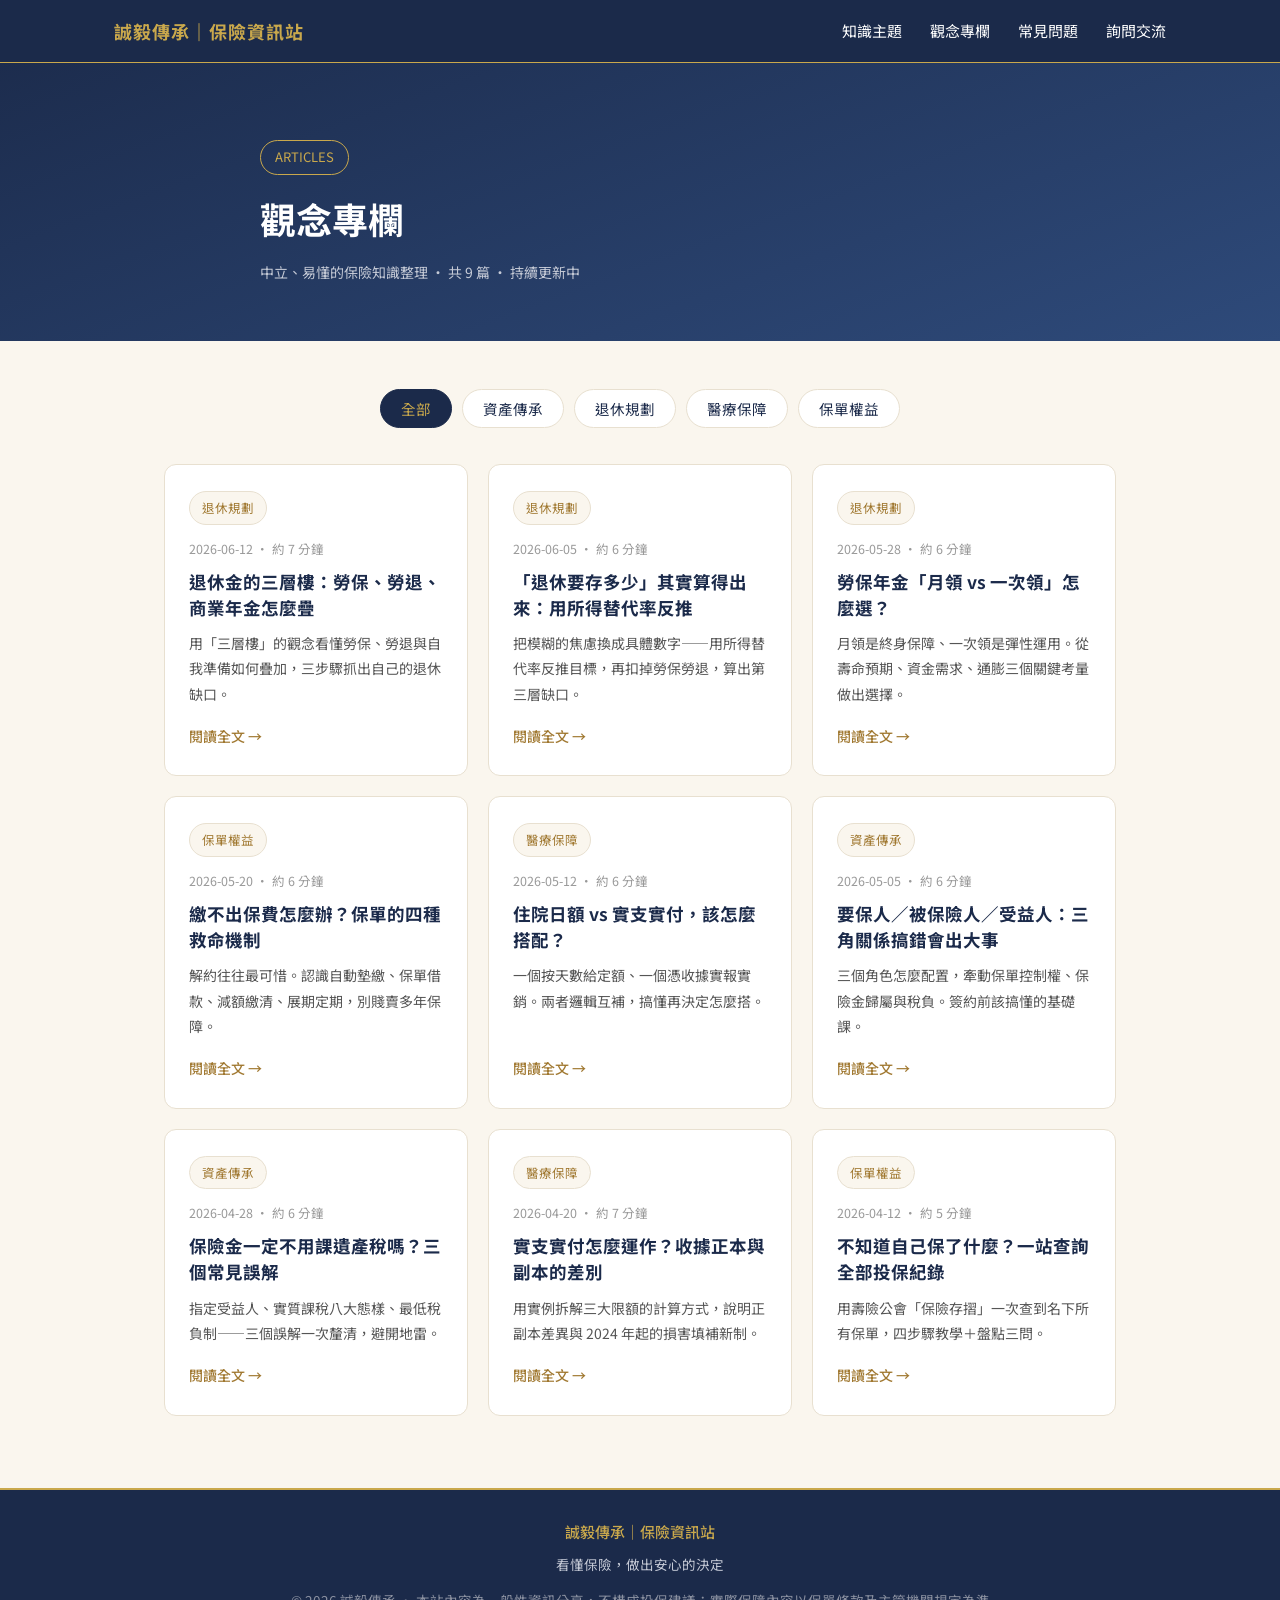
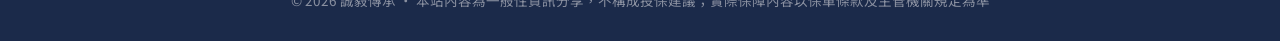
<file: articles/index.html>
<!DOCTYPE html>
<html lang="zh-Hant">
<head>
<meta charset="UTF-8">
<meta name="viewport" content="width=device-width, initial-scale=1.0">
<title>觀念專欄 — 誠毅傳承｜保險資訊站</title>
<meta name="description" content="誠毅傳承保險資訊站的觀念專欄，收錄資產傳承、退休規劃、醫療保障與保單權益的中立知識文章，可依分類篩選閱讀。">
<meta property="og:type" content="article">
<meta property="og:site_name" content="誠毅傳承｜保險資訊站">
<meta property="og:title" content="觀念專欄 — 誠毅傳承｜保險資訊站">
<meta property="og:description" content="誠毅傳承保險資訊站的觀念專欄，收錄資產傳承、退休規劃、醫療保障與保單權益的中立知識文章，可依分類篩選閱讀。">
<meta property="og:url" content="https://jennyih0227-stack.github.io/articles/index.html">
<meta property="og:image" content="https://jennyih0227-stack.github.io/assets/og-image.png">
<meta property="og:image:width" content="1200">
<meta property="og:image:height" content="630">
<meta property="og:locale" content="zh_TW">
<meta name="twitter:card" content="summary_large_image">
<meta name="twitter:image" content="https://jennyih0227-stack.github.io/assets/og-image.png">
<link rel="icon" type="image/png" href="../assets/favicon.png">
<link rel="preconnect" href="https://fonts.googleapis.com">
<link href="https://fonts.googleapis.com/css2?family=Noto+Sans+TC:wght@400;500;700&display=swap" rel="stylesheet">
<link rel="stylesheet" href="article.css">
<style>
.list-wrap{max-width:1000px;margin:0 auto;padding:48px 24px 72px}
.filter-bar{display:flex;flex-wrap:wrap;gap:10px;justify-content:center;margin-bottom:36px}
.filter-btn{background:#fff;border:1px solid var(--warm-gray);color:var(--navy);font-size:14.5px;font-family:inherit;padding:8px 20px;border-radius:24px;cursor:pointer;transition:all .2s}
.filter-btn:hover{border-color:var(--gold)}
.filter-btn.active{background:var(--navy);color:var(--gold);border-color:var(--navy)}
.list-grid{display:grid;grid-template-columns:repeat(auto-fill,minmax(280px,1fr));gap:20px}
.list-card{display:flex;flex-direction:column;background:#fff;border:1px solid var(--warm-gray);border-radius:12px;padding:26px 24px;transition:transform .2s,border-color .2s}
.list-card:hover{transform:translateY(-5px);border-color:var(--gold)}
.list-card .lc-cat{align-self:flex-start;background:var(--cream);color:var(--gold-deep);font-size:12.5px;padding:4px 12px;border-radius:20px;border:1px solid var(--warm-gray);margin-bottom:12px}
.list-card .lc-meta{color:#999;font-size:12.5px;margin-bottom:8px}
.list-card h3{color:var(--navy);font-size:17.5px;line-height:1.5;margin-bottom:10px}
.list-card p{color:#555;font-size:14px;flex:1;line-height:1.8}
.list-card .lc-more{color:var(--gold-deep);font-size:14px;font-weight:500;margin-top:16px}
.list-empty{text-align:center;color:#999;padding:40px 0;font-size:15px;display:none}
</style>
</head>
<body>

<nav class="nav">
  <div class="nav-inner">
    <a href="../index.html" class="nav-brand">誠毅傳承｜保險資訊站</a>
    <div class="nav-links">
      <a href="../index.html#topics">知識主題</a>
      <a href="index.html">觀念專欄</a>
      <a href="../index.html#faq">常見問題</a>
      <a href="../index.html#contact">詢問交流</a>
    </div>
  </div>
</nav>

<header class="article-hero">
  <div class="inner">
    <span class="cat">ARTICLES</span>
    <h1>觀念專欄</h1>
    <div class="meta">中立、易懂的保險知識整理 · 共 9 篇 · 持續更新中</div>
  </div>
</header>

<div class="list-wrap">
  <div class="filter-bar" id="filterBar">
    <button class="filter-btn active" data-filter="all">全部</button>
    <button class="filter-btn" data-filter="資產傳承">資產傳承</button>
    <button class="filter-btn" data-filter="退休規劃">退休規劃</button>
    <button class="filter-btn" data-filter="醫療保障">醫療保障</button>
    <button class="filter-btn" data-filter="保單權益">保單權益</button>
  </div>

  <div class="list-grid" id="listGrid">
    <a class="list-card" data-cat="退休規劃" href="retirement-three-pillars.html">
      <span class="lc-cat">退休規劃</span>
      <div class="lc-meta">2026-06-12 · 約 7 分鐘</div>
      <h3>退休金的三層樓：勞保、勞退、商業年金怎麼疊</h3>
      <p>用「三層樓」的觀念看懂勞保、勞退與自我準備如何疊加，三步驟抓出自己的退休缺口。</p>
      <div class="lc-more">閱讀全文 →</div>
    </a>
    <a class="list-card" data-cat="退休規劃" href="retirement-replacement-rate.html">
      <span class="lc-cat">退休規劃</span>
      <div class="lc-meta">2026-06-05 · 約 6 分鐘</div>
      <h3>「退休要存多少」其實算得出來：用所得替代率反推</h3>
      <p>把模糊的焦慮換成具體數字——用所得替代率反推目標，再扣掉勞保勞退，算出第三層缺口。</p>
      <div class="lc-more">閱讀全文 →</div>
    </a>
    <a class="list-card" data-cat="退休規劃" href="labor-pension-lump-vs-monthly.html">
      <span class="lc-cat">退休規劃</span>
      <div class="lc-meta">2026-05-28 · 約 6 分鐘</div>
      <h3>勞保年金「月領 vs 一次領」怎麼選？</h3>
      <p>月領是終身保障、一次領是彈性運用。從壽命預期、資金需求、通膨三個關鍵考量做出選擇。</p>
      <div class="lc-more">閱讀全文 →</div>
    </a>
    <a class="list-card" data-cat="保單權益" href="premium-relief-mechanisms.html">
      <span class="lc-cat">保單權益</span>
      <div class="lc-meta">2026-05-20 · 約 6 分鐘</div>
      <h3>繳不出保費怎麼辦？保單的四種救命機制</h3>
      <p>解約往往最可惜。認識自動墊繳、保單借款、減額繳清、展期定期，別賤賣多年保障。</p>
      <div class="lc-more">閱讀全文 →</div>
    </a>
    <a class="list-card" data-cat="醫療保障" href="hospital-daily-vs-reimbursement.html">
      <span class="lc-cat">醫療保障</span>
      <div class="lc-meta">2026-05-12 · 約 6 分鐘</div>
      <h3>住院日額 vs 實支實付，該怎麼搭配？</h3>
      <p>一個按天數給定額、一個憑收據實報實銷。兩者邏輯互補，搞懂再決定怎麼搭。</p>
      <div class="lc-more">閱讀全文 →</div>
    </a>
    <a class="list-card" data-cat="資產傳承" href="policy-three-roles.html">
      <span class="lc-cat">資產傳承</span>
      <div class="lc-meta">2026-05-05 · 約 6 分鐘</div>
      <h3>要保人／被保險人／受益人：三角關係搞錯會出大事</h3>
      <p>三個角色怎麼配置，牽動保單控制權、保險金歸屬與稅負。簽約前該搞懂的基礎課。</p>
      <div class="lc-more">閱讀全文 →</div>
    </a>
    <a class="list-card" data-cat="資產傳承" href="estate-tax-myths.html">
      <span class="lc-cat">資產傳承</span>
      <div class="lc-meta">2026-04-28 · 約 6 分鐘</div>
      <h3>保險金一定不用課遺產稅嗎？三個常見誤解</h3>
      <p>指定受益人、實質課稅八大態樣、最低稅負制——三個誤解一次釐清，避開地雷。</p>
      <div class="lc-more">閱讀全文 →</div>
    </a>
    <a class="list-card" data-cat="醫療保障" href="medical-reimbursement.html">
      <span class="lc-cat">醫療保障</span>
      <div class="lc-meta">2026-04-20 · 約 7 分鐘</div>
      <h3>實支實付怎麼運作？收據正本與副本的差別</h3>
      <p>用實例拆解三大限額的計算方式，說明正副本差異與 2024 年起的損害填補新制。</p>
      <div class="lc-more">閱讀全文 →</div>
    </a>
    <a class="list-card" data-cat="保單權益" href="insurance-passbook.html">
      <span class="lc-cat">保單權益</span>
      <div class="lc-meta">2026-04-12 · 約 5 分鐘</div>
      <h3>不知道自己保了什麼？一站查詢全部投保紀錄</h3>
      <p>用壽險公會「保險存摺」一次查到名下所有保單，四步驟教學＋盤點三問。</p>
      <div class="lc-more">閱讀全文 →</div>
    </a>
  </div>
  <div class="list-empty" id="listEmpty">這個分類暫時還沒有文章，敬請期待。</div>
</div>

<footer>
  <div class="brand">誠毅傳承｜保險資訊站</div>
  <div>看懂保險，做出安心的決定</div>
  <div style="margin-top:10px;color:#8a90a0">© 2026 誠毅傳承 · 本站內容為一般性資訊分享，不構成投保建議；實際保障內容以保單條款及主管機關規定為準</div>
</footer>

<script>
(function(){
  var bar = document.getElementById('filterBar');
  var cards = Array.prototype.slice.call(document.querySelectorAll('.list-card'));
  var empty = document.getElementById('listEmpty');
  function applyFilter(f){
    var shown = 0;
    bar.querySelectorAll('.filter-btn').forEach(function(b){
      b.classList.toggle('active', b.getAttribute('data-filter') === f);
    });
    cards.forEach(function(c){
      var match = (f === 'all' || c.getAttribute('data-cat') === f);
      c.style.display = match ? '' : 'none';
      if(match) shown++;
    });
    empty.style.display = shown ? 'none' : 'block';
  }
  bar.addEventListener('click', function(e){
    var btn = e.target.closest('.filter-btn');
    if(!btn) return;
    applyFilter(btn.getAttribute('data-filter'));
  });
  var cat = new URLSearchParams(window.location.search).get('cat');
  var valid = ['資產傳承','退休規劃','醫療保障','保單權益'];
  if(cat && valid.indexOf(cat) !== -1){ applyFilter(cat); }
})();
</script>

</body>
</html>
</file>
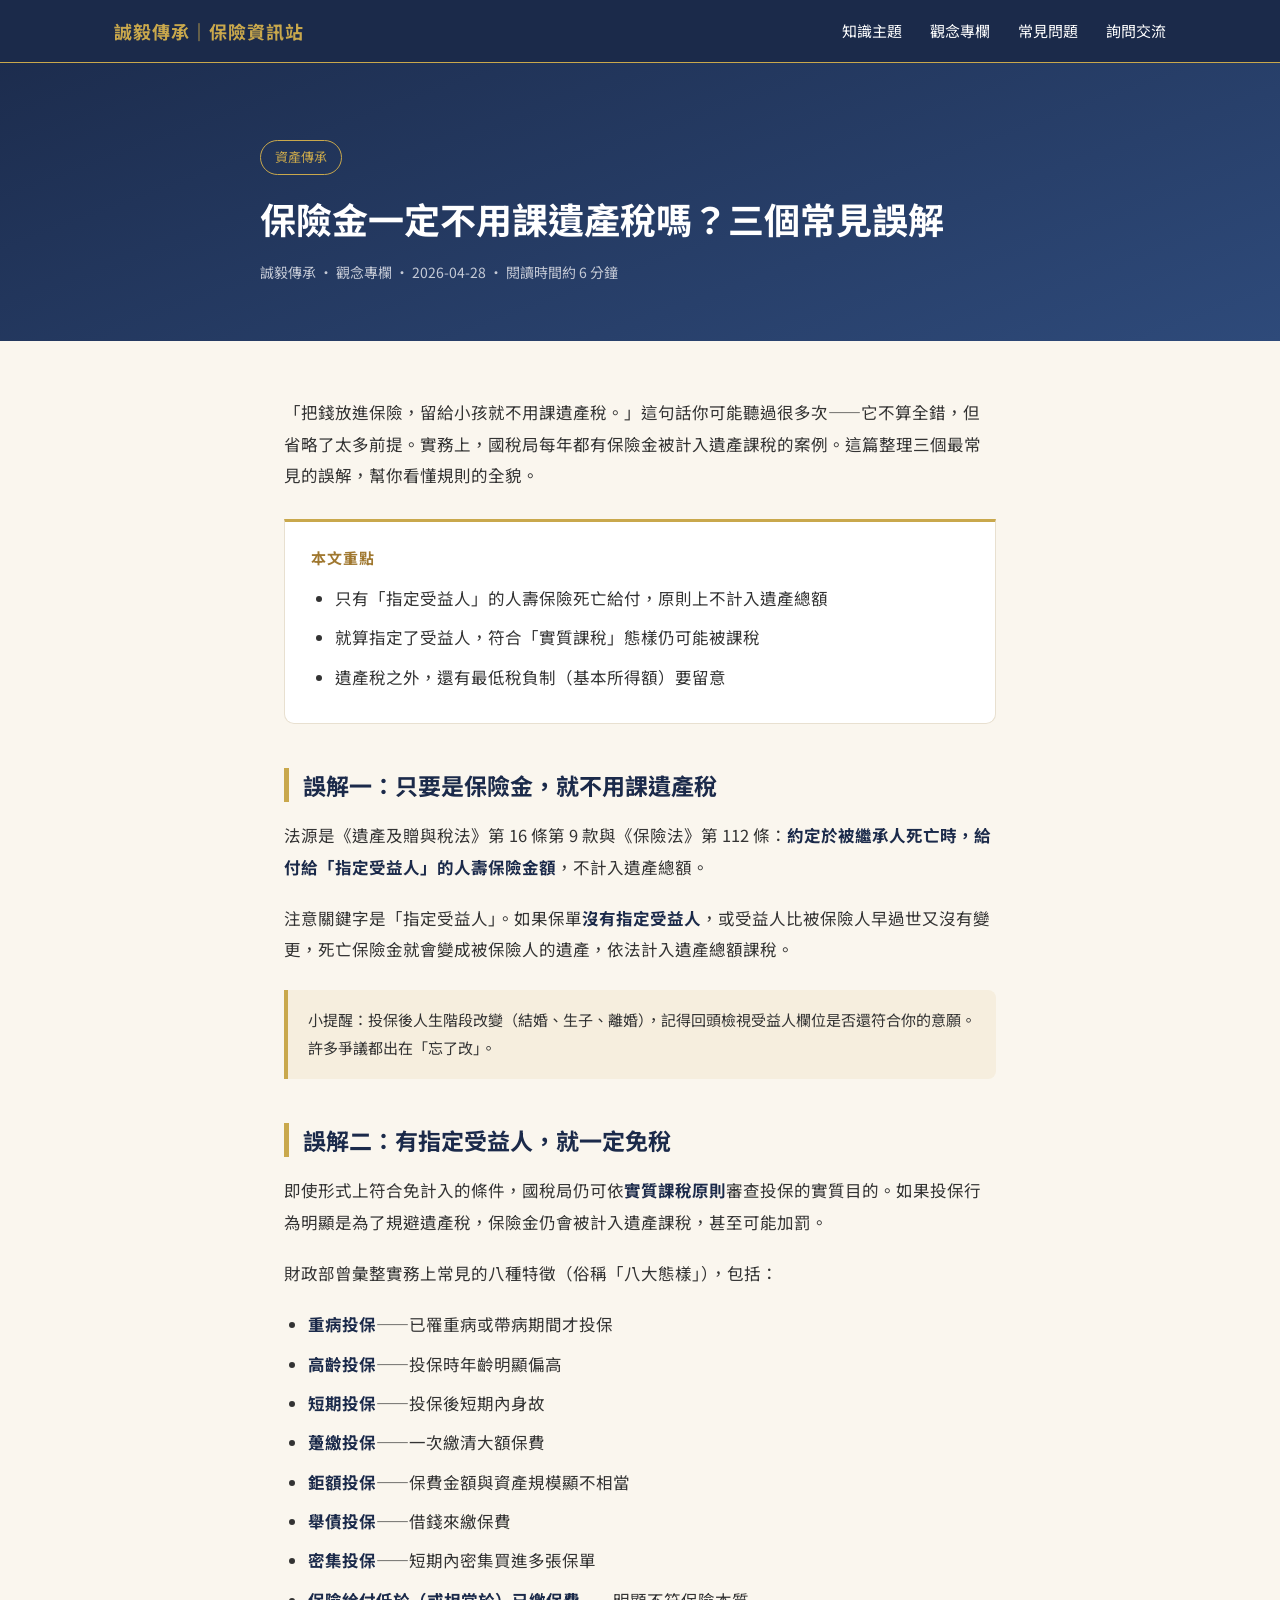
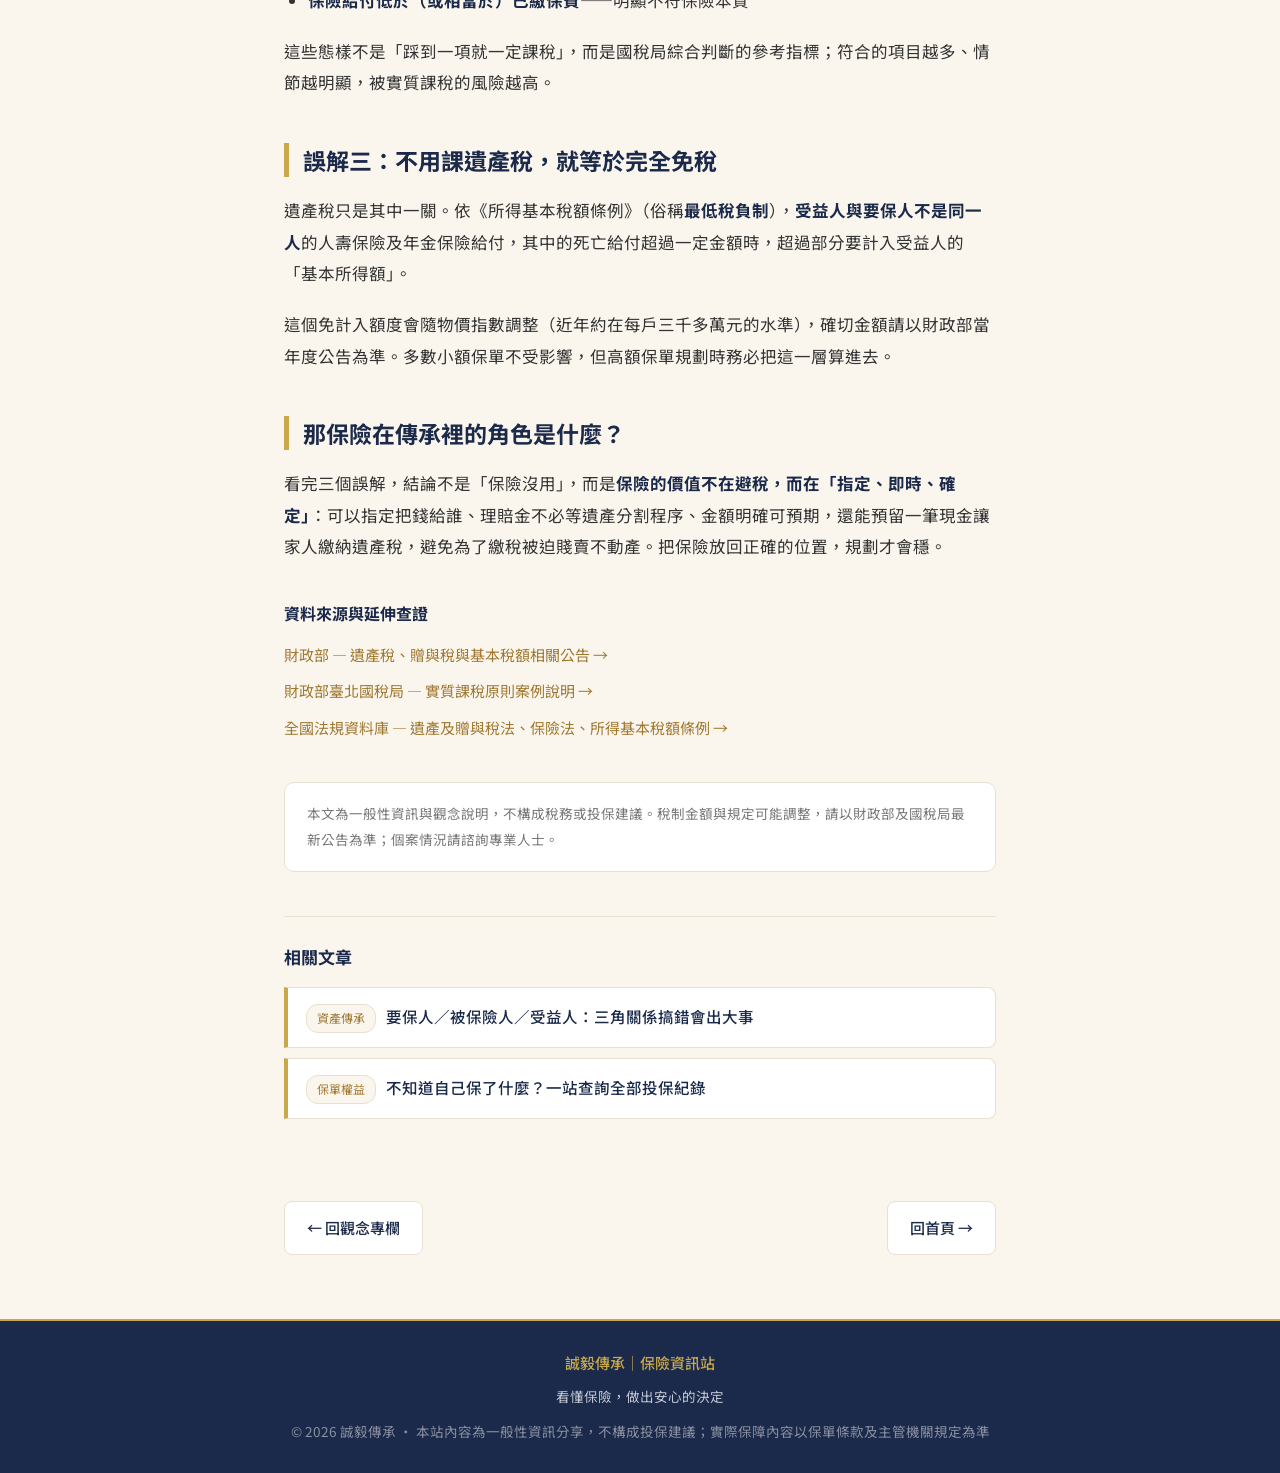
<file: articles/estate-tax-myths.html>
<!DOCTYPE html>
<html lang="zh-Hant">
<head>
<meta charset="UTF-8">
<meta name="viewport" content="width=device-width, initial-scale=1.0">
<title>保險金一定不用課遺產稅嗎？三個常見誤解 — 誠毅傳承｜保險資訊站</title>
<meta name="description" content="「買保險就能免遺產稅」是流傳最廣的說法之一。本文整理三個常見誤解：未指定受益人、實質課稅原則八大態樣、最低稅負制，幫你看懂保險金與稅的真實關係。">
<meta property="og:type" content="article">
<meta property="og:site_name" content="誠毅傳承｜保險資訊站">
<meta property="og:title" content="保險金一定不用課遺產稅嗎？三個常見誤解 — 誠毅傳承｜保險資訊站">
<meta property="og:description" content="「買保險就能免遺產稅」是流傳最廣的說法之一。本文整理三個常見誤解：未指定受益人、實質課稅原則八大態樣、最低稅負制，幫你看懂保險金與稅的真實關係。">
<meta property="og:url" content="https://jennyih0227-stack.github.io/articles/estate-tax-myths.html">
<meta property="og:image" content="https://jennyih0227-stack.github.io/assets/og-image.png">
<meta property="og:image:width" content="1200">
<meta property="og:image:height" content="630">
<meta property="og:locale" content="zh_TW">
<meta name="twitter:card" content="summary_large_image">
<meta name="twitter:image" content="https://jennyih0227-stack.github.io/assets/og-image.png">
<link rel="preconnect" href="https://fonts.googleapis.com">
<link href="https://fonts.googleapis.com/css2?family=Noto+Sans+TC:wght@400;500;700&display=swap" rel="stylesheet">
<link rel="stylesheet" href="article.css">
</head>
<body>

<nav class="nav">
  <div class="nav-inner">
    <a href="../index.html" class="nav-brand">誠毅傳承｜保險資訊站</a>
    <div class="nav-links">
      <a href="../index.html#topics">知識主題</a>
      <a href="../index.html#articles">觀念專欄</a>
      <a href="../index.html#faq">常見問題</a>
      <a href="../index.html#contact">詢問交流</a>
    </div>
  </div>
</nav>

<header class="article-hero">
  <div class="inner">
    <span class="cat">資產傳承</span>
    <h1>保險金一定不用課遺產稅嗎？三個常見誤解</h1>
    <div class="meta">誠毅傳承 · 觀念專欄 · 2026-04-28 · 閱讀時間約 6 分鐘</div>
  </div>
</header>

<main class="article-body">
  <p>「把錢放進保險，留給小孩就不用課遺產稅。」這句話你可能聽過很多次——它不算全錯，但省略了太多前提。實務上，國稅局每年都有保險金被計入遺產課稅的案例。這篇整理三個最常見的誤解，幫你看懂規則的全貌。</p>

  <div class="keybox">
    <div class="kb-title">本文重點</div>
    <ul>
      <li>只有「指定受益人」的人壽保險死亡給付，原則上不計入遺產總額</li>
      <li>就算指定了受益人，符合「實質課稅」態樣仍可能被課稅</li>
      <li>遺產稅之外，還有最低稅負制（基本所得額）要留意</li>
    </ul>
  </div>

  <h2>誤解一：只要是保險金，就不用課遺產稅</h2>
  <p>法源是《遺產及贈與稅法》第 16 條第 9 款與《保險法》第 112 條：<strong>約定於被繼承人死亡時，給付給「指定受益人」的人壽保險金額</strong>，不計入遺產總額。</p>
  <p>注意關鍵字是「指定受益人」。如果保單<strong>沒有指定受益人</strong>，或受益人比被保險人早過世又沒有變更，死亡保險金就會變成被保險人的遺產，依法計入遺產總額課稅。</p>
  <div class="notebox">小提醒：投保後人生階段改變（結婚、生子、離婚），記得回頭檢視受益人欄位是否還符合你的意願。許多爭議都出在「忘了改」。</div>

  <h2>誤解二：有指定受益人，就一定免稅</h2>
  <p>即使形式上符合免計入的條件，國稅局仍可依<strong>實質課稅原則</strong>審查投保的實質目的。如果投保行為明顯是為了規避遺產稅，保險金仍會被計入遺產課稅，甚至可能加罰。</p>
  <p>財政部曾彙整實務上常見的八種特徵（俗稱「八大態樣」），包括：</p>
  <ul>
    <li><strong>重病投保</strong>——已罹重病或帶病期間才投保</li>
    <li><strong>高齡投保</strong>——投保時年齡明顯偏高</li>
    <li><strong>短期投保</strong>——投保後短期內身故</li>
    <li><strong>躉繳投保</strong>——一次繳清大額保費</li>
    <li><strong>鉅額投保</strong>——保費金額與資產規模顯不相當</li>
    <li><strong>舉債投保</strong>——借錢來繳保費</li>
    <li><strong>密集投保</strong>——短期內密集買進多張保單</li>
    <li><strong>保險給付低於（或相當於）已繳保費</strong>——明顯不符保險本質</li>
  </ul>
  <p>這些態樣不是「踩到一項就一定課稅」，而是國稅局綜合判斷的參考指標；符合的項目越多、情節越明顯，被實質課稅的風險越高。</p>

  <h2>誤解三：不用課遺產稅，就等於完全免稅</h2>
  <p>遺產稅只是其中一關。依《所得基本稅額條例》（俗稱<strong>最低稅負制</strong>），<strong>受益人與要保人不是同一人</strong>的人壽保險及年金保險給付，其中的死亡給付超過一定金額時，超過部分要計入受益人的「基本所得額」。</p>
  <p>這個免計入額度會隨物價指數調整（近年約在每戶三千多萬元的水準），確切金額請以財政部當年度公告為準。多數小額保單不受影響，但高額保單規劃時務必把這一層算進去。</p>

  <h2>那保險在傳承裡的角色是什麼？</h2>
  <p>看完三個誤解，結論不是「保險沒用」，而是<strong>保險的價值不在避稅，而在「指定、即時、確定」</strong>：可以指定把錢給誰、理賠金不必等遺產分割程序、金額明確可預期，還能預留一筆現金讓家人繳納遺產稅，避免為了繳稅被迫賤賣不動產。把保險放回正確的位置，規劃才會穩。</p>

  <div class="src-links">
    <div class="src-title">資料來源與延伸查證</div>
    <a href="https://www.mof.gov.tw" target="_blank" rel="noopener">財政部 — 遺產稅、贈與稅與基本稅額相關公告 →</a>
    <a href="https://www.ntbt.gov.tw" target="_blank" rel="noopener">財政部臺北國稅局 — 實質課稅原則案例說明 →</a>
    <a href="https://law.moj.gov.tw" target="_blank" rel="noopener">全國法規資料庫 — 遺產及贈與稅法、保險法、所得基本稅額條例 →</a>
  </div>

  <div class="disclaimer">本文為一般性資訊與觀念說明，不構成稅務或投保建議。稅制金額與規定可能調整，請以財政部及國稅局最新公告為準；個案情況請諮詢專業人士。</div>

  <div class="related">
    <div class="related-title">相關文章</div>
    <a href="policy-three-roles.html"><span class="rcat">資產傳承</span>要保人／被保險人／受益人：三角關係搞錯會出大事</a>
    <a href="insurance-passbook.html"><span class="rcat">保單權益</span>不知道自己保了什麼？一站查詢全部投保紀錄</a>
  </div>
</main>

<div class="article-nav">
  <a href="index.html">← 回觀念專欄</a>
  <a href="../index.html">回首頁 →</a>
</div>

<footer>
  <div class="brand">誠毅傳承｜保險資訊站</div>
  <div>看懂保險，做出安心的決定</div>
  <div style="margin-top:10px;color:#8a90a0">© 2026 誠毅傳承 · 本站內容為一般性資訊分享，不構成投保建議；實際保障內容以保單條款及主管機關規定為準</div>
</footer>

</body>
</html>
</file>
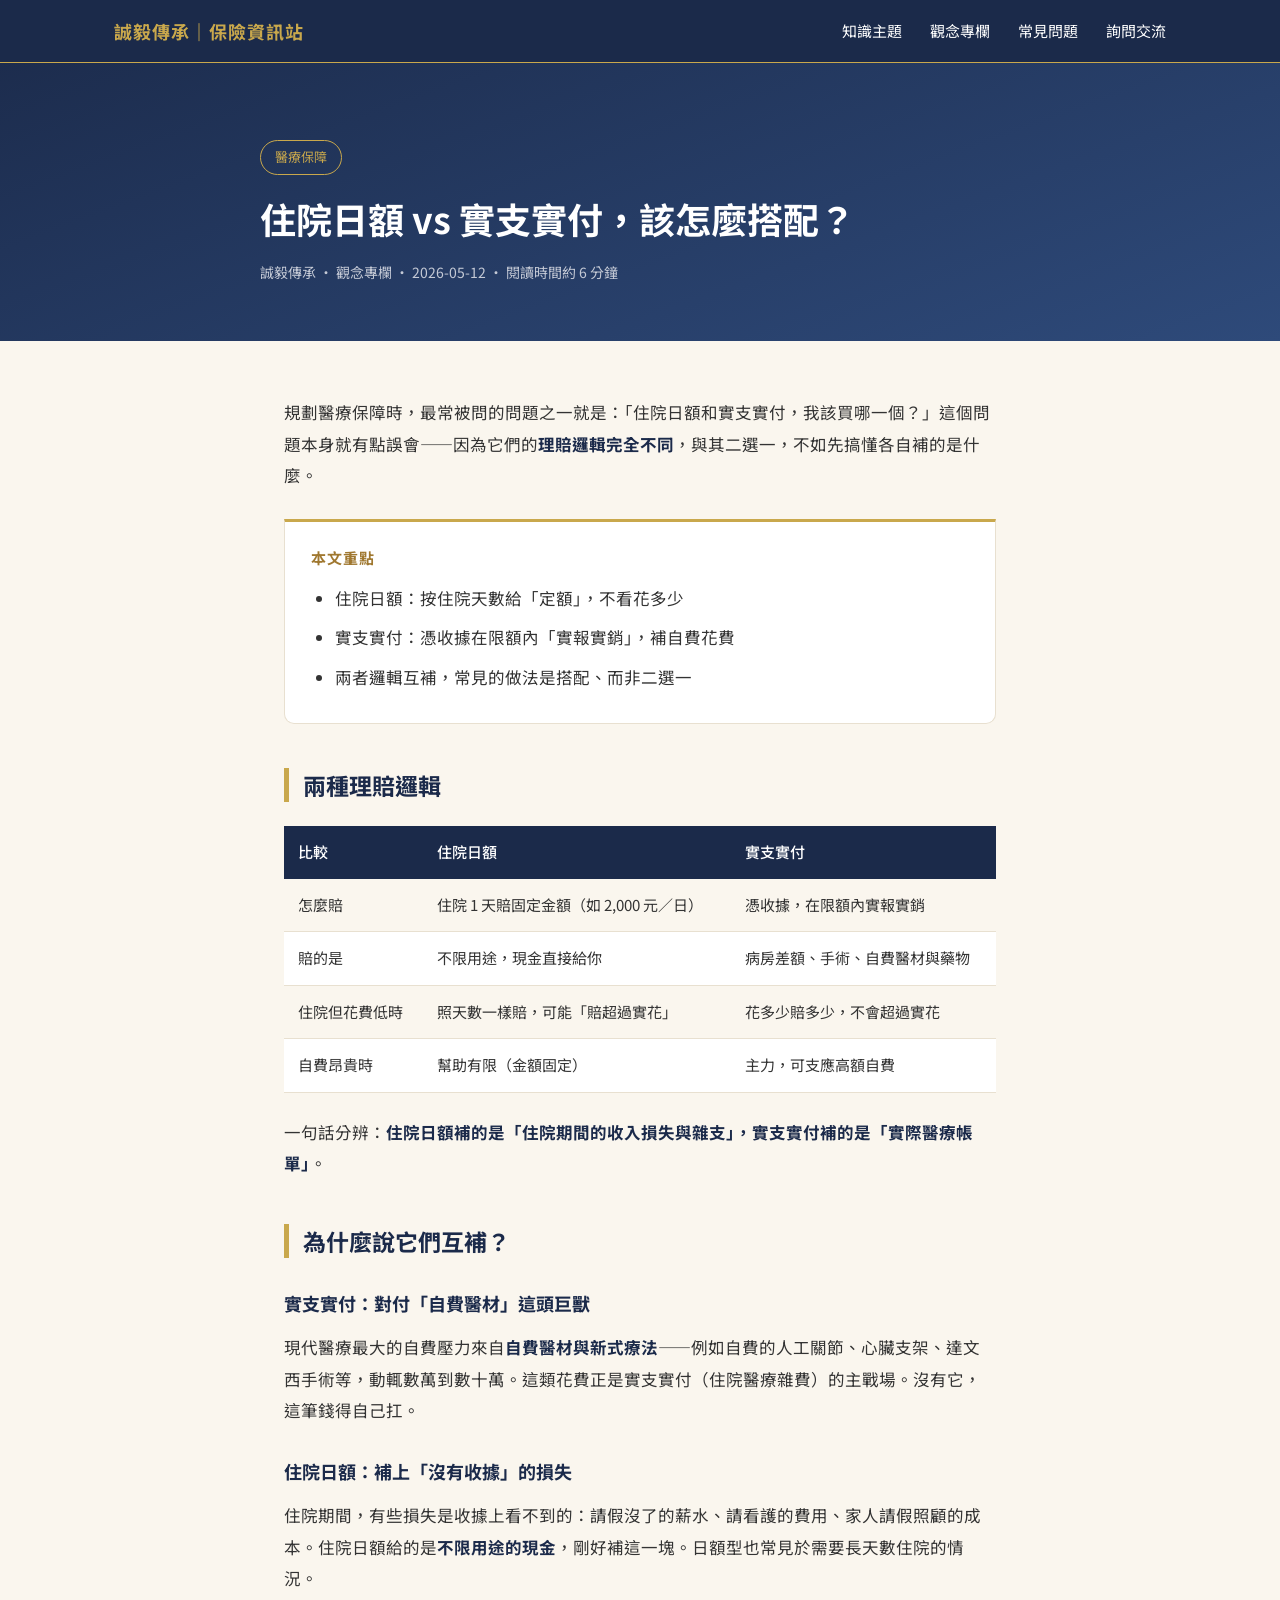
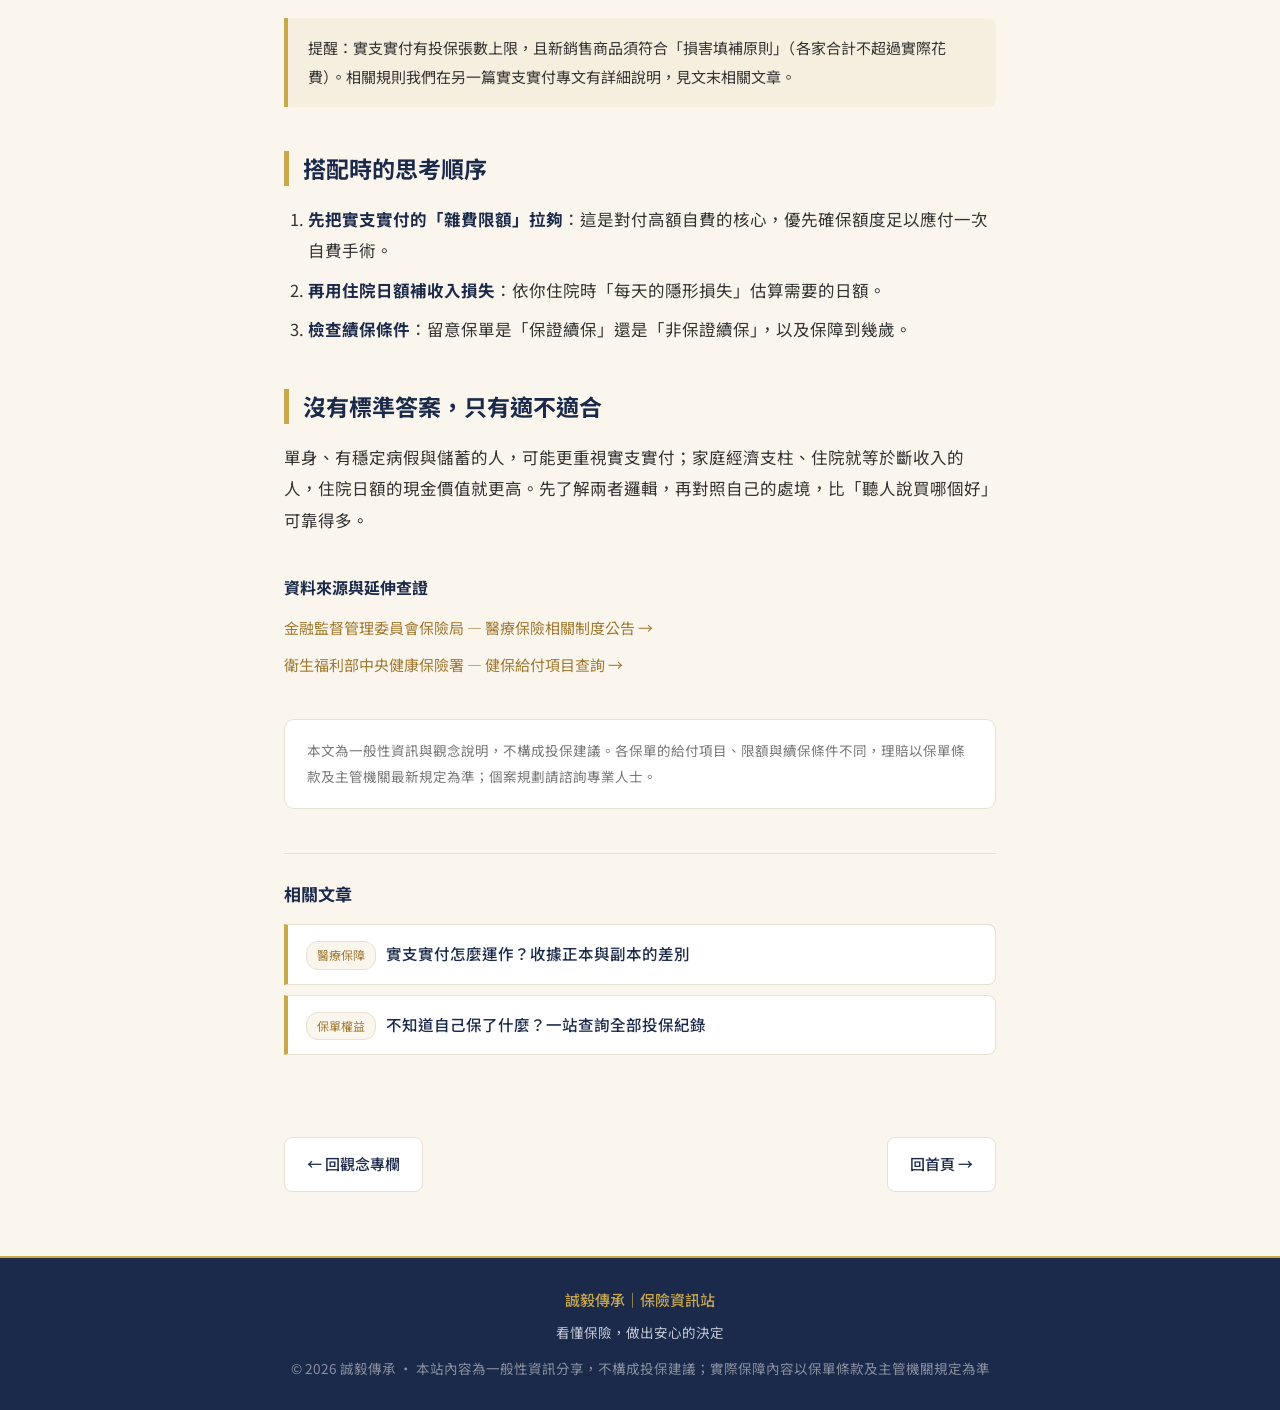
<file: articles/hospital-daily-vs-reimbursement.html>
<!DOCTYPE html>
<html lang="zh-Hant">
<head>
<meta charset="UTF-8">
<meta name="viewport" content="width=device-width, initial-scale=1.0">
<title>住院日額 vs 實支實付，該怎麼搭配？ — 誠毅傳承｜保險資訊站</title>
<meta name="description" content="住院日額和實支實付是兩種不同邏輯的醫療險。一個按住院天數給定額、一個憑收據實報實銷。本文比較兩者差別，說明為什麼它們是互補而非二選一。">
<meta property="og:type" content="article">
<meta property="og:site_name" content="誠毅傳承｜保險資訊站">
<meta property="og:title" content="住院日額 vs 實支實付，該怎麼搭配？ — 誠毅傳承｜保險資訊站">
<meta property="og:description" content="住院日額和實支實付是兩種不同邏輯的醫療險。一個按住院天數給定額、一個憑收據實報實銷。本文比較兩者差別，說明為什麼它們是互補而非二選一。">
<meta property="og:url" content="https://jennyih0227-stack.github.io/articles/hospital-daily-vs-reimbursement.html">
<meta property="og:image" content="https://jennyih0227-stack.github.io/assets/og-image.png">
<meta property="og:image:width" content="1200">
<meta property="og:image:height" content="630">
<meta property="og:locale" content="zh_TW">
<meta name="twitter:card" content="summary_large_image">
<meta name="twitter:image" content="https://jennyih0227-stack.github.io/assets/og-image.png">
<link rel="icon" type="image/png" href="../assets/favicon.png">
<link rel="preconnect" href="https://fonts.googleapis.com">
<link href="https://fonts.googleapis.com/css2?family=Noto+Sans+TC:wght@400;500;700&display=swap" rel="stylesheet">
<link rel="stylesheet" href="article.css">
</head>
<body>

<nav class="nav">
  <div class="nav-inner">
    <a href="../index.html" class="nav-brand">誠毅傳承｜保險資訊站</a>
    <div class="nav-links">
      <a href="../index.html#topics">知識主題</a>
      <a href="index.html">觀念專欄</a>
      <a href="../index.html#faq">常見問題</a>
      <a href="../index.html#contact">詢問交流</a>
    </div>
  </div>
</nav>

<header class="article-hero">
  <div class="inner">
    <span class="cat">醫療保障</span>
    <h1>住院日額 vs 實支實付，該怎麼搭配？</h1>
    <div class="meta">誠毅傳承 · 觀念專欄 · 2026-05-12 · 閱讀時間約 6 分鐘</div>
  </div>
</header>

<main class="article-body">
  <p>規劃醫療保障時，最常被問的問題之一就是：「住院日額和實支實付，我該買哪一個？」這個問題本身就有點誤會——因為它們的<strong>理賠邏輯完全不同</strong>，與其二選一，不如先搞懂各自補的是什麼。</p>

  <div class="keybox">
    <div class="kb-title">本文重點</div>
    <ul>
      <li>住院日額：按住院天數給「定額」，不看花多少</li>
      <li>實支實付：憑收據在限額內「實報實銷」，補自費花費</li>
      <li>兩者邏輯互補，常見的做法是搭配、而非二選一</li>
    </ul>
  </div>

  <h2>兩種理賠邏輯</h2>
  <table>
    <tr><th>比較</th><th>住院日額</th><th>實支實付</th></tr>
    <tr><td>怎麼賠</td><td>住院 1 天賠固定金額（如 2,000 元／日）</td><td>憑收據，在限額內實報實銷</td></tr>
    <tr><td>賠的是</td><td>不限用途，現金直接給你</td><td>病房差額、手術、自費醫材與藥物</td></tr>
    <tr><td>住院但花費低時</td><td>照天數一樣賠，可能「賠超過實花」</td><td>花多少賠多少，不會超過實花</td></tr>
    <tr><td>自費昂貴時</td><td>幫助有限（金額固定）</td><td>主力，可支應高額自費</td></tr>
  </table>
  <p>一句話分辨：<strong>住院日額補的是「住院期間的收入損失與雜支」，實支實付補的是「實際醫療帳單」</strong>。</p>

  <h2>為什麼說它們互補？</h2>
  <h3>實支實付：對付「自費醫材」這頭巨獸</h3>
  <p>現代醫療最大的自費壓力來自<strong>自費醫材與新式療法</strong>——例如自費的人工關節、心臟支架、達文西手術等，動輒數萬到數十萬。這類花費正是實支實付（住院醫療雜費）的主戰場。沒有它，這筆錢得自己扛。</p>
  <h3>住院日額：補上「沒有收據」的損失</h3>
  <p>住院期間，有些損失是收據上看不到的：請假沒了的薪水、請看護的費用、家人請假照顧的成本。住院日額給的是<strong>不限用途的現金</strong>，剛好補這一塊。日額型也常見於需要長天數住院的情況。</p>
  <div class="notebox">提醒：實支實付有投保張數上限，且新銷售商品須符合「損害填補原則」（各家合計不超過實際花費）。相關規則我們在另一篇實支實付專文有詳細說明，見文末相關文章。</div>

  <h2>搭配時的思考順序</h2>
  <ol>
    <li><strong>先把實支實付的「雜費限額」拉夠</strong>：這是對付高額自費的核心，優先確保額度足以應付一次自費手術。</li>
    <li><strong>再用住院日額補收入損失</strong>：依你住院時「每天的隱形損失」估算需要的日額。</li>
    <li><strong>檢查續保條件</strong>：留意保單是「保證續保」還是「非保證續保」，以及保障到幾歲。</li>
  </ol>

  <h2>沒有標準答案，只有適不適合</h2>
  <p>單身、有穩定病假與儲蓄的人，可能更重視實支實付；家庭經濟支柱、住院就等於斷收入的人，住院日額的現金價值就更高。先了解兩者邏輯，再對照自己的處境，比「聽人說買哪個好」可靠得多。</p>

  <div class="src-links">
    <div class="src-title">資料來源與延伸查證</div>
    <a href="https://www.ib.gov.tw" target="_blank" rel="noopener">金融監督管理委員會保險局 — 醫療保險相關制度公告 →</a>
    <a href="https://www.nhi.gov.tw" target="_blank" rel="noopener">衛生福利部中央健康保險署 — 健保給付項目查詢 →</a>
  </div>

  <div class="disclaimer">本文為一般性資訊與觀念說明，不構成投保建議。各保單的給付項目、限額與續保條件不同，理賠以保單條款及主管機關最新規定為準；個案規劃請諮詢專業人士。</div>

  <div class="related">
    <div class="related-title">相關文章</div>
    <a href="medical-reimbursement.html"><span class="rcat">醫療保障</span>實支實付怎麼運作？收據正本與副本的差別</a>
    <a href="insurance-passbook.html"><span class="rcat">保單權益</span>不知道自己保了什麼？一站查詢全部投保紀錄</a>
  </div>
</main>

<div class="article-nav">
  <a href="index.html">← 回觀念專欄</a>
  <a href="../index.html">回首頁 →</a>
</div>

<footer>
  <div class="brand">誠毅傳承｜保險資訊站</div>
  <div>看懂保險，做出安心的決定</div>
  <div style="margin-top:10px;color:#8a90a0">© 2026 誠毅傳承 · 本站內容為一般性資訊分享，不構成投保建議；實際保障內容以保單條款及主管機關規定為準</div>
</footer>

</body>
</html>
</file>
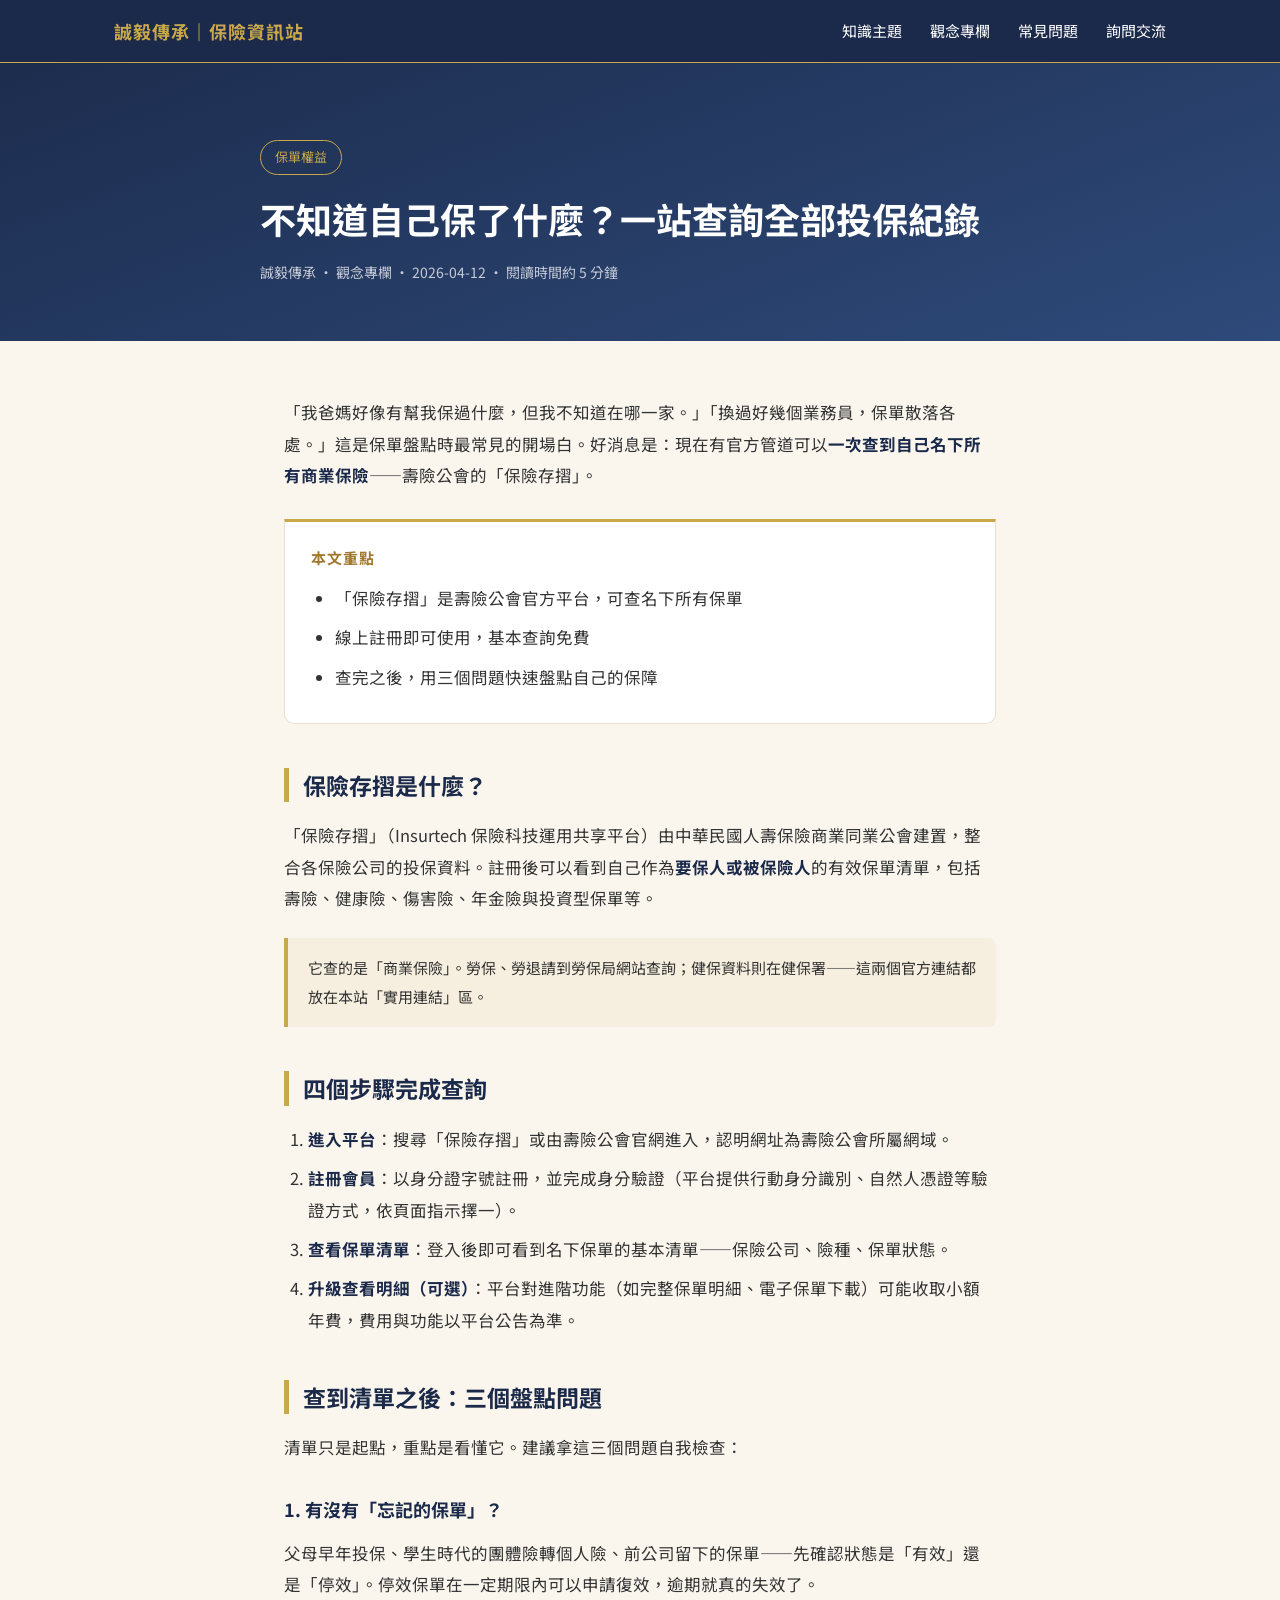
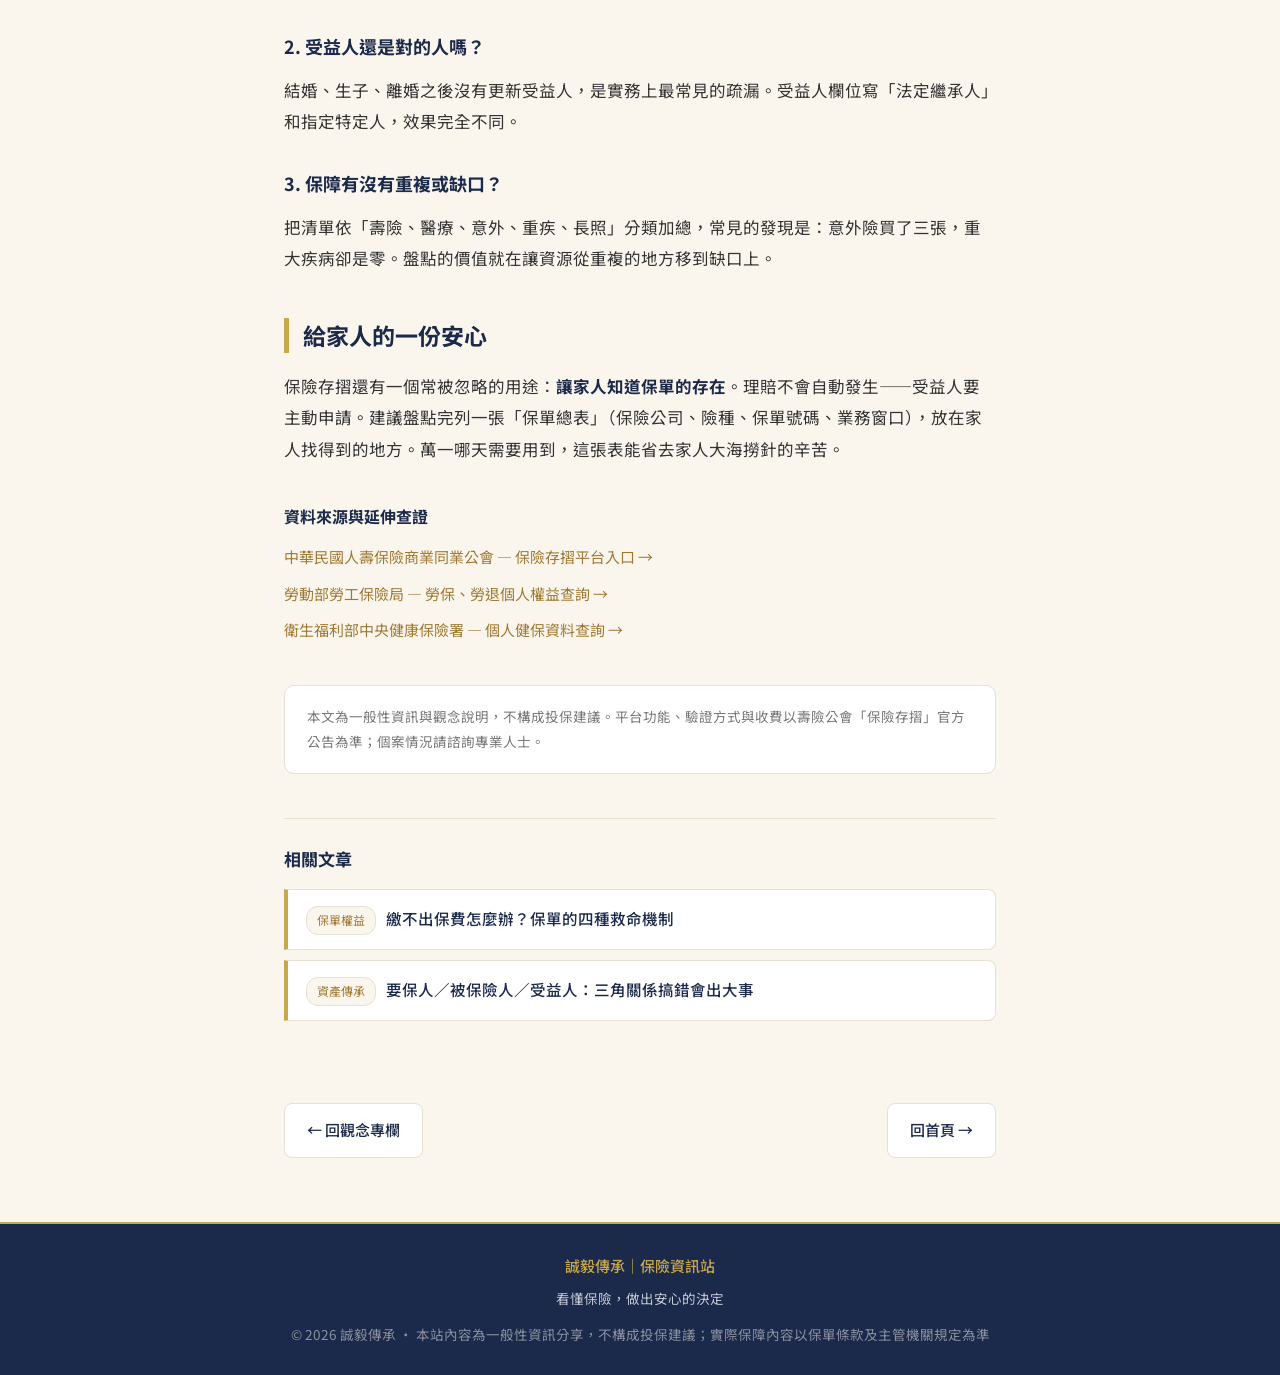
<file: articles/insurance-passbook.html>
<!DOCTYPE html>
<html lang="zh-Hant">
<head>
<meta charset="UTF-8">
<meta name="viewport" content="width=device-width, initial-scale=1.0">
<title>不知道自己保了什麼？一站查詢全部投保紀錄 — 誠毅傳承｜保險資訊站</title>
<meta name="description" content="透過壽險公會的「保險存摺」平台，可以線上查詢自己名下所有商業保險。本文一步步說明註冊與查詢流程，並提供保單盤點的三個檢查重點。">
<meta property="og:type" content="article">
<meta property="og:site_name" content="誠毅傳承｜保險資訊站">
<meta property="og:title" content="不知道自己保了什麼？一站查詢全部投保紀錄 — 誠毅傳承｜保險資訊站">
<meta property="og:description" content="透過壽險公會的「保險存摺」平台，可以線上查詢自己名下所有商業保險。本文一步步說明註冊與查詢流程，並提供保單盤點的三個檢查重點。">
<meta property="og:url" content="https://jennyih0227-stack.github.io/articles/insurance-passbook.html">
<meta property="og:image" content="https://jennyih0227-stack.github.io/assets/og-image.png">
<meta property="og:image:width" content="1200">
<meta property="og:image:height" content="630">
<meta property="og:locale" content="zh_TW">
<meta name="twitter:card" content="summary_large_image">
<meta name="twitter:image" content="https://jennyih0227-stack.github.io/assets/og-image.png">
<link rel="preconnect" href="https://fonts.googleapis.com">
<link href="https://fonts.googleapis.com/css2?family=Noto+Sans+TC:wght@400;500;700&display=swap" rel="stylesheet">
<link rel="stylesheet" href="article.css">
</head>
<body>

<nav class="nav">
  <div class="nav-inner">
    <a href="../index.html" class="nav-brand">誠毅傳承｜保險資訊站</a>
    <div class="nav-links">
      <a href="../index.html#topics">知識主題</a>
      <a href="../index.html#articles">觀念專欄</a>
      <a href="../index.html#faq">常見問題</a>
      <a href="../index.html#contact">詢問交流</a>
    </div>
  </div>
</nav>

<header class="article-hero">
  <div class="inner">
    <span class="cat">保單權益</span>
    <h1>不知道自己保了什麼？一站查詢全部投保紀錄</h1>
    <div class="meta">誠毅傳承 · 觀念專欄 · 2026-04-12 · 閱讀時間約 5 分鐘</div>
  </div>
</header>

<main class="article-body">
  <p>「我爸媽好像有幫我保過什麼，但我不知道在哪一家。」「換過好幾個業務員，保單散落各處。」這是保單盤點時最常見的開場白。好消息是：現在有官方管道可以<strong>一次查到自己名下所有商業保險</strong>——壽險公會的「保險存摺」。</p>

  <div class="keybox">
    <div class="kb-title">本文重點</div>
    <ul>
      <li>「保險存摺」是壽險公會官方平台，可查名下所有保單</li>
      <li>線上註冊即可使用，基本查詢免費</li>
      <li>查完之後，用三個問題快速盤點自己的保障</li>
    </ul>
  </div>

  <h2>保險存摺是什麼？</h2>
  <p>「保險存摺」（Insurtech 保險科技運用共享平台）由中華民國人壽保險商業同業公會建置，整合各保險公司的投保資料。註冊後可以看到自己作為<strong>要保人或被保險人</strong>的有效保單清單，包括壽險、健康險、傷害險、年金險與投資型保單等。</p>
  <div class="notebox">它查的是「商業保險」。勞保、勞退請到勞保局網站查詢；健保資料則在健保署——這兩個官方連結都放在本站「實用連結」區。</div>

  <h2>四個步驟完成查詢</h2>
  <ol>
    <li><strong>進入平台</strong>：搜尋「保險存摺」或由壽險公會官網進入，認明網址為壽險公會所屬網域。</li>
    <li><strong>註冊會員</strong>：以身分證字號註冊，並完成身分驗證（平台提供行動身分識別、自然人憑證等驗證方式，依頁面指示擇一）。</li>
    <li><strong>查看保單清單</strong>：登入後即可看到名下保單的基本清單——保險公司、險種、保單狀態。</li>
    <li><strong>升級查看明細（可選）</strong>：平台對進階功能（如完整保單明細、電子保單下載）可能收取小額年費，費用與功能以平台公告為準。</li>
  </ol>

  <h2>查到清單之後：三個盤點問題</h2>
  <p>清單只是起點，重點是看懂它。建議拿這三個問題自我檢查：</p>
  <h3>1. 有沒有「忘記的保單」？</h3>
  <p>父母早年投保、學生時代的團體險轉個人險、前公司留下的保單——先確認狀態是「有效」還是「停效」。停效保單在一定期限內可以申請復效，逾期就真的失效了。</p>
  <h3>2. 受益人還是對的人嗎？</h3>
  <p>結婚、生子、離婚之後沒有更新受益人，是實務上最常見的疏漏。受益人欄位寫「法定繼承人」和指定特定人，效果完全不同。</p>
  <h3>3. 保障有沒有重複或缺口？</h3>
  <p>把清單依「壽險、醫療、意外、重疾、長照」分類加總，常見的發現是：意外險買了三張，重大疾病卻是零。盤點的價值就在讓資源從重複的地方移到缺口上。</p>

  <h2>給家人的一份安心</h2>
  <p>保險存摺還有一個常被忽略的用途：<strong>讓家人知道保單的存在</strong>。理賠不會自動發生——受益人要主動申請。建議盤點完列一張「保單總表」（保險公司、險種、保單號碼、業務窗口），放在家人找得到的地方。萬一哪天需要用到，這張表能省去家人大海撈針的辛苦。</p>

  <div class="src-links">
    <div class="src-title">資料來源與延伸查證</div>
    <a href="https://www.lia-roc.org.tw" target="_blank" rel="noopener">中華民國人壽保險商業同業公會 — 保險存摺平台入口 →</a>
    <a href="https://www.bli.gov.tw" target="_blank" rel="noopener">勞動部勞工保險局 — 勞保、勞退個人權益查詢 →</a>
    <a href="https://www.nhi.gov.tw" target="_blank" rel="noopener">衛生福利部中央健康保險署 — 個人健保資料查詢 →</a>
  </div>

  <div class="disclaimer">本文為一般性資訊與觀念說明，不構成投保建議。平台功能、驗證方式與收費以壽險公會「保險存摺」官方公告為準；個案情況請諮詢專業人士。</div>

  <div class="related">
    <div class="related-title">相關文章</div>
    <a href="premium-relief-mechanisms.html"><span class="rcat">保單權益</span>繳不出保費怎麼辦？保單的四種救命機制</a>
    <a href="policy-three-roles.html"><span class="rcat">資產傳承</span>要保人／被保險人／受益人：三角關係搞錯會出大事</a>
  </div>
</main>

<div class="article-nav">
  <a href="index.html">← 回觀念專欄</a>
  <a href="../index.html">回首頁 →</a>
</div>

<footer>
  <div class="brand">誠毅傳承｜保險資訊站</div>
  <div>看懂保險，做出安心的決定</div>
  <div style="margin-top:10px;color:#8a90a0">© 2026 誠毅傳承 · 本站內容為一般性資訊分享，不構成投保建議；實際保障內容以保單條款及主管機關規定為準</div>
</footer>

</body>
</html>
</file>
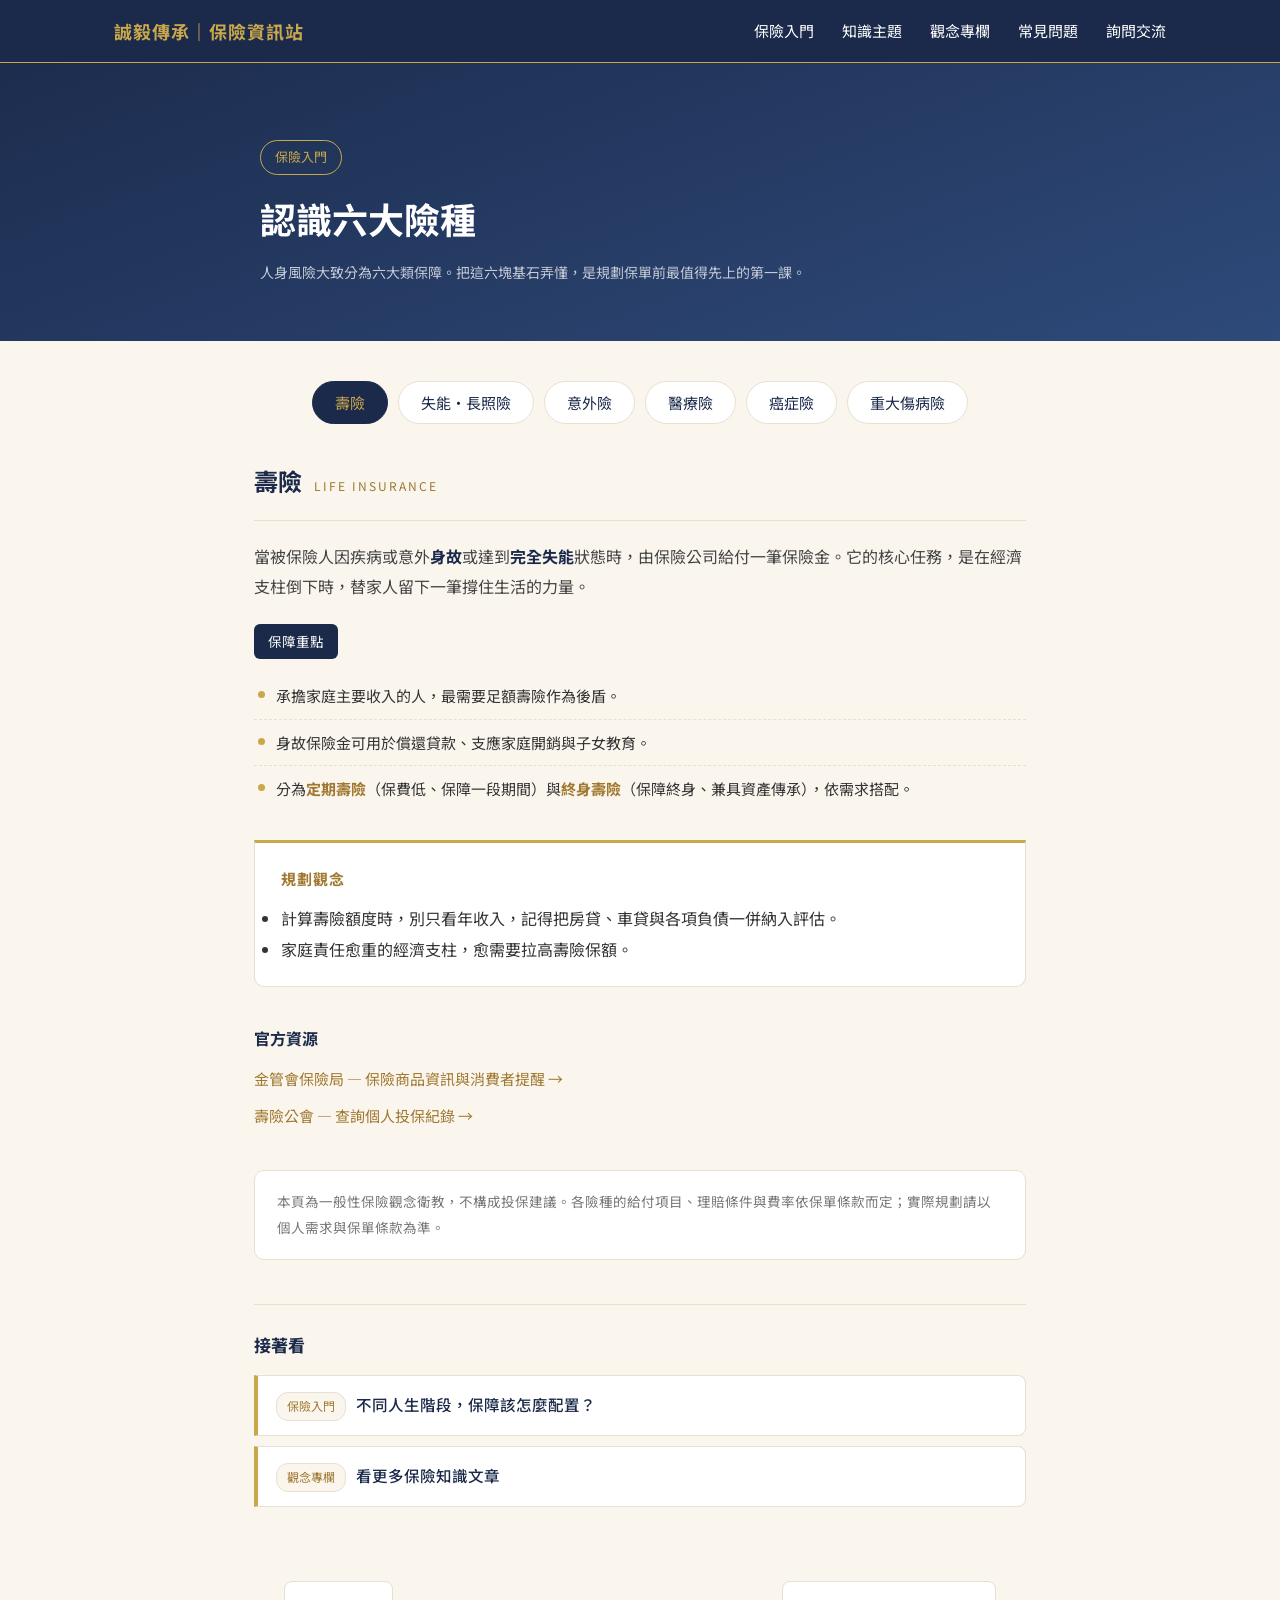
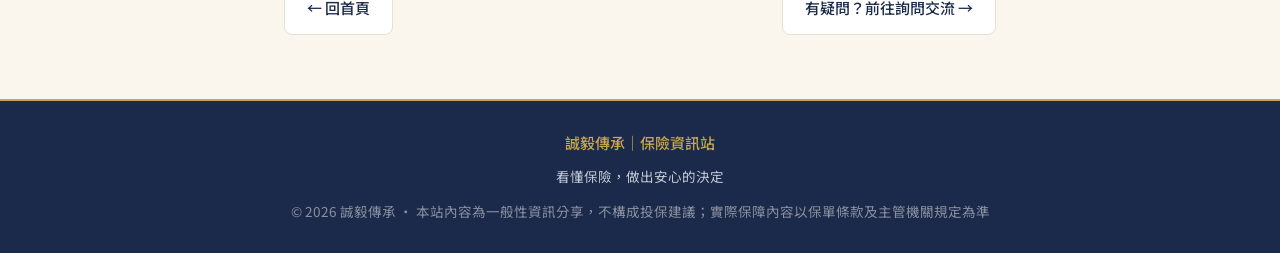
<file: articles/insurance-types.html>
<!DOCTYPE html>
<html lang="zh-Hant">
<head>
<meta charset="UTF-8">
<meta name="viewport" content="width=device-width, initial-scale=1.0">
<title>認識六大險種 — 誠毅傳承｜保險資訊站</title>
<meta name="description" content="人身風險大致分為六大類保障：壽險、失能/長照、意外、醫療、癌症、重大傷病。用白話一次認識六大險種的保障重點與規劃觀念，看懂了再談規劃。">
<meta property="og:type" content="article">
<meta property="og:site_name" content="誠毅傳承｜保險資訊站">
<meta property="og:title" content="認識六大險種 — 誠毅傳承｜保險資訊站">
<meta property="og:description" content="人身風險大致分為六大類保障：壽險、失能/長照、意外、醫療、癌症、重大傷病。用白話一次認識六大險種的保障重點與規劃觀念，看懂了再談規劃。">
<meta property="og:url" content="https://jennyih0227-stack.github.io/articles/insurance-types.html">
<meta property="og:image" content="https://jennyih0227-stack.github.io/assets/og-image.png">
<meta property="og:image:width" content="1200">
<meta property="og:image:height" content="630">
<meta property="og:locale" content="zh_TW">
<meta name="twitter:card" content="summary_large_image">
<meta name="twitter:image" content="https://jennyih0227-stack.github.io/assets/og-image.png">
<link rel="icon" type="image/png" href="../assets/favicon.png">
<link rel="preconnect" href="https://fonts.googleapis.com">
<link href="https://fonts.googleapis.com/css2?family=Noto+Sans+TC:wght@400;500;700&display=swap" rel="stylesheet">
<link rel="stylesheet" href="article.css">
</head>
<body>

<nav class="nav">
  <div class="nav-inner">
    <a href="../index.html" class="nav-brand">誠毅傳承｜保險資訊站</a>
    <div class="nav-links">
      <a href="../index.html#basics">保險入門</a>
      <a href="../index.html#topics">知識主題</a>
      <a href="index.html">觀念專欄</a>
      <a href="../index.html#faq">常見問題</a>
      <a href="../index.html#contact">詢問交流</a>
    </div>
  </div>
</nav>

<header class="article-hero">
  <div class="inner">
    <span class="cat">保險入門</span>
    <h1>認識六大險種</h1>
    <div class="meta">人身風險大致分為六大類保障。把這六塊基石弄懂，是規劃保單前最值得先上的第一課。</div>
  </div>
</header>

<div style="padding:40px 0 64px">
  <div class="guide-tabs" id="guideTabs">
    <button class="guide-tab active" data-target="life">壽險</button>
    <button class="guide-tab" data-target="disability">失能・長照險</button>
    <button class="guide-tab" data-target="accident">意外險</button>
    <button class="guide-tab" data-target="medical">醫療險</button>
    <button class="guide-tab" data-target="cancer">癌症險</button>
    <button class="guide-tab" data-target="critical">重大傷病險</button>
  </div>

  <section class="guide-panel active" id="life">
    <div class="gp-head"><h2>壽險</h2><span class="en">LIFE INSURANCE</span></div>
    <div class="gp-divider"></div>
    <p class="gp-lead">當被保險人因疾病或意外<strong>身故</strong>或達到<strong>完全失能</strong>狀態時，由保險公司給付一筆保險金。它的核心任務，是在經濟支柱倒下時，替家人留下一筆撐住生活的力量。</p>
    <span class="feat-label">保障重點</span>
    <ul class="feat-list">
      <li>承擔家庭主要收入的人，最需要足額壽險作為後盾。</li>
      <li>身故保險金可用於償還貸款、支應家庭開銷與子女教育。</li>
      <li>分為<strong>定期壽險</strong>（保費低、保障一段期間）與<strong>終身壽險</strong>（保障終身、兼具資產傳承），依需求搭配。</li>
    </ul>
    <div class="keybox"><div class="kb-title">規劃觀念</div>
      <ul>
        <li>計算壽險額度時，別只看年收入，記得把房貸、車貸與各項負債一併納入評估。</li>
        <li>家庭責任愈重的經濟支柱，愈需要拉高壽險保額。</li>
      </ul>
    </div>
    <div class="src-links">
      <div class="src-title">官方資源</div>
      <a href="https://www.ib.gov.tw/" target="_blank" rel="noopener">金管會保險局 — 保險商品資訊與消費者提醒 →</a>
      <a href="https://www.lia-roc.org.tw/" target="_blank" rel="noopener">壽險公會 — 查詢個人投保紀錄 →</a>
    </div>
  </section>

  <section class="guide-panel" id="disability">
    <div class="gp-head"><h2>失能・長照險</h2><span class="en">DISABILITY &amp; LONG-TERM CARE</span></div>
    <div class="gp-divider"></div>
    <p class="gp-lead">當疾病或意外造成<strong>失能</strong>，或進入需要長期照顧的狀態時，提供一次性或分期的保險金，協助支應龐大且持續的照護開銷。</p>
    <span class="feat-label">保障重點</span>
    <ul class="feat-list">
      <li><strong>失能險</strong>依失能等級給付，理賠認定以失能程度為準。</li>
      <li><strong>長照險</strong>則看是否符合長期照顧狀態（如生活自理能力、認知功能），定期給付照護金。</li>
      <li>照護往往是「以年計算」的長期支出，這類保障補的正是收入中斷後的照顧缺口。</li>
    </ul>
    <div class="keybox"><div class="kb-title">規劃觀念</div>
      <ul>
        <li>失能與長照的理賠認定標準不同，投保前務必弄清楚理賠條件，避免「以為有保、實際不賠」。</li>
        <li>照護費、看護費、輔具開銷常被低估，可用「每月照護成本 × 預估年數」反推所需保額。</li>
      </ul>
    </div>
    <div class="src-links">
      <div class="src-title">官方資源</div>
      <a href="https://1966.gov.tw/" target="_blank" rel="noopener">長照 1966 — 長照服務申請與資源查詢 →</a>
      <a href="https://www.mohw.gov.tw/" target="_blank" rel="noopener">衛福部 — 長照政策與社福資源 →</a>
    </div>
  </section>

  <section class="guide-panel" id="accident">
    <div class="gp-head"><h2>意外險</h2><span class="en">ACCIDENT INSURANCE</span></div>
    <div class="gp-divider"></div>
    <p class="gp-lead">針對「<strong>外來、突發、非疾病</strong>」的意外事故提供保障。舉凡意外身故、失能，或意外造成的醫療費用，都在它的守備範圍內。</p>
    <span class="feat-label">保障重點</span>
    <ul class="feat-list">
      <li>保費通常以<strong>職業等級</strong>計算，而非年齡，內勤上班族保費相對親民。</li>
      <li>常見組合包含意外身故/失能、意外實支實付醫療、意外住院日額。</li>
      <li>適合作為基礎保障的「打底」配置，用較低保費補強突發風險。</li>
    </ul>
    <div class="keybox"><div class="kb-title">規劃觀念</div>
      <ul>
        <li>意外險只賠「意外」，疾病導致的狀況不在理賠範圍，別把它當醫療險的替代品。</li>
        <li>通勤族、機車族、外勤工作者意外風險較高，可優先補足意外實支實付額度。</li>
      </ul>
    </div>
    <div class="src-links">
      <div class="src-title">官方資源</div>
      <a href="https://www.ib.gov.tw/" target="_blank" rel="noopener">金管會保險局 — 強制車險與意外保障說明 →</a>
      <a href="https://www.foi.org.tw/" target="_blank" rel="noopener">金融消費評議中心 — 理賠爭議評議申請 →</a>
    </div>
  </section>

  <section class="guide-panel" id="medical">
    <div class="gp-head"><h2>醫療險</h2><span class="en">MEDICAL INSURANCE</span></div>
    <div class="gp-divider"></div>
    <p class="gp-lead">補貼住院、手術、門診等醫療開銷，填補健保不給付的自費缺口。是面對生病住院時，最直接、使用頻率最高的一道防線。</p>
    <span class="feat-label">保障重點</span>
    <ul class="feat-list">
      <li><strong>實支實付</strong>：依實際醫療花費理賠，特別能因應自費藥材、自費醫材與升等病房。</li>
      <li><strong>住院日額</strong>：按住院天數定額給付，可彈性運用於收入損失或看護費。</li>
      <li>終身醫療保障終身、定期醫療保費較低，常依預算混合搭配。</li>
    </ul>
    <div class="keybox"><div class="kb-title">規劃觀念</div>
      <ul>
        <li>現代醫療自費項目愈來愈多（標靶藥、達文西手術、特殊醫材），實支實付的額度與「雜費上限」是規劃重點。</li>
        <li>留意是否可副本理賠，以及保證續保條件，這些細節會大幅影響長期保障的穩定度。</li>
      </ul>
    </div>
    <div class="src-links">
      <div class="src-title">官方資源 · 延伸閱讀</div>
      <a href="https://www.nhi.gov.tw/" target="_blank" rel="noopener">健保署 — 健保給付範圍與特約院所查詢 →</a>
      <a href="medical-reimbursement.html">本站專欄 — 實支實付怎麼運作？收據正本與副本的差別 →</a>
    </div>
  </section>

  <section class="guide-panel" id="cancer">
    <div class="gp-head"><h2>癌症險</h2><span class="en">CANCER INSURANCE</span></div>
    <div class="gp-divider"></div>
    <p class="gp-lead">專為癌症治療設計的保障。從初次罹癌、住院、化放療到標靶治療，提供對應的保險金，因應癌症「長期、高額」的治療特性。</p>
    <span class="feat-label">保障重點</span>
    <ul class="feat-list">
      <li><strong>一次給付型</strong>：確診即給付一筆，自由運用於各種治療方式，彈性高。</li>
      <li><strong>療程給付型</strong>：依住院、手術、化放療等項目分項理賠。</li>
      <li>新式癌症療法多為自費且金額龐大，一次給付型愈來愈受到重視。</li>
    </ul>
    <div class="keybox"><div class="kb-title">規劃觀念</div>
      <ul>
        <li>癌症治療常走向門診化、標靶化，傳統按住院天數理賠的舊型保單，可能跟不上現代治療模式。</li>
        <li>常見做法是以「一次給付」為核心，搭配實支實付醫療，讓治療選擇不被預算綁住。</li>
      </ul>
    </div>
    <div class="src-links">
      <div class="src-title">官方資源</div>
      <a href="https://www.nhi.gov.tw/" target="_blank" rel="noopener">健保署 — 重大傷病證明與癌症給付 →</a>
      <a href="https://www.mohw.gov.tw/" target="_blank" rel="noopener">衛福部 — 癌症防治與健康資源 →</a>
    </div>
  </section>

  <section class="guide-panel" id="critical">
    <div class="gp-head"><h2>重大傷病險</h2><span class="en">CRITICAL ILLNESS</span></div>
    <div class="gp-divider"></div>
    <p class="gp-lead">當罹患健保認定的重大傷病（取得<strong>重大傷病證明</strong>）時，一次給付一筆保險金，讓被保險人能安心治療、補上收入中斷的缺口。</p>
    <span class="feat-label">保障重點</span>
    <ul class="feat-list">
      <li>理賠以<strong>健保重大傷病證明</strong>為依據，認定範圍明確、爭議較少。</li>
      <li>一次給付的特性，可彈性用於醫療、生活費或償還負債。</li>
      <li>分為<strong>定期</strong>（保費低）與<strong>終身</strong>（保障終身），依預算與需求選擇。</li>
    </ul>
    <div class="keybox"><div class="kb-title">規劃觀念</div>
      <ul>
        <li>重大傷病證明涵蓋多項重症，認定相對客觀，是補強重症期間收入損失的有效工具。</li>
        <li>它與醫療險、癌症險功能互補：醫療險補實際花費，重大傷病險補的是「生病期間不能工作」的收入缺口。</li>
      </ul>
    </div>
    <div class="src-links">
      <div class="src-title">官方資源</div>
      <a href="https://www.nhi.gov.tw/" target="_blank" rel="noopener">健保署 — 重大傷病證明申請與範圍 →</a>
      <a href="https://www.ib.gov.tw/" target="_blank" rel="noopener">金管會保險局 — 健康保險商品資訊 →</a>
    </div>
  </section>

  <div style="max-width:820px;margin:36px auto 0;padding:0 24px">
    <div class="disclaimer">本頁為一般性保險觀念衛教，不構成投保建議。各險種的給付項目、理賠條件與費率依保單條款而定；實際規劃請以個人需求與保單條款為準。</div>
    <div class="related">
      <div class="related-title">接著看</div>
      <a href="life-stage.html"><span class="rcat">保險入門</span>不同人生階段，保障該怎麼配置？</a>
      <a href="index.html"><span class="rcat">觀念專欄</span>看更多保險知識文章</a>
    </div>
  </div>
</div>

<div class="article-nav">
  <a href="../index.html">← 回首頁</a>
  <a href="../index.html#contact">有疑問？前往詢問交流 →</a>
</div>

<footer>
  <div class="brand">誠毅傳承｜保險資訊站</div>
  <div>看懂保險，做出安心的決定</div>
  <div style="margin-top:10px;color:#8a90a0">© 2026 誠毅傳承 · 本站內容為一般性資訊分享，不構成投保建議；實際保障內容以保單條款及主管機關規定為準</div>
</footer>

<script>
(function(){
  var tabs = document.querySelectorAll('.guide-tab');
  var panels = document.querySelectorAll('.guide-panel');
  document.getElementById('guideTabs').addEventListener('click', function(e){
    var t = e.target.closest('.guide-tab');
    if(!t) return;
    tabs.forEach(function(x){ x.classList.remove('active'); });
    panels.forEach(function(p){ p.classList.remove('active'); });
    t.classList.add('active');
    document.getElementById(t.getAttribute('data-target')).classList.add('active');
  });
})();
</script>

</body>
</html>
</file>
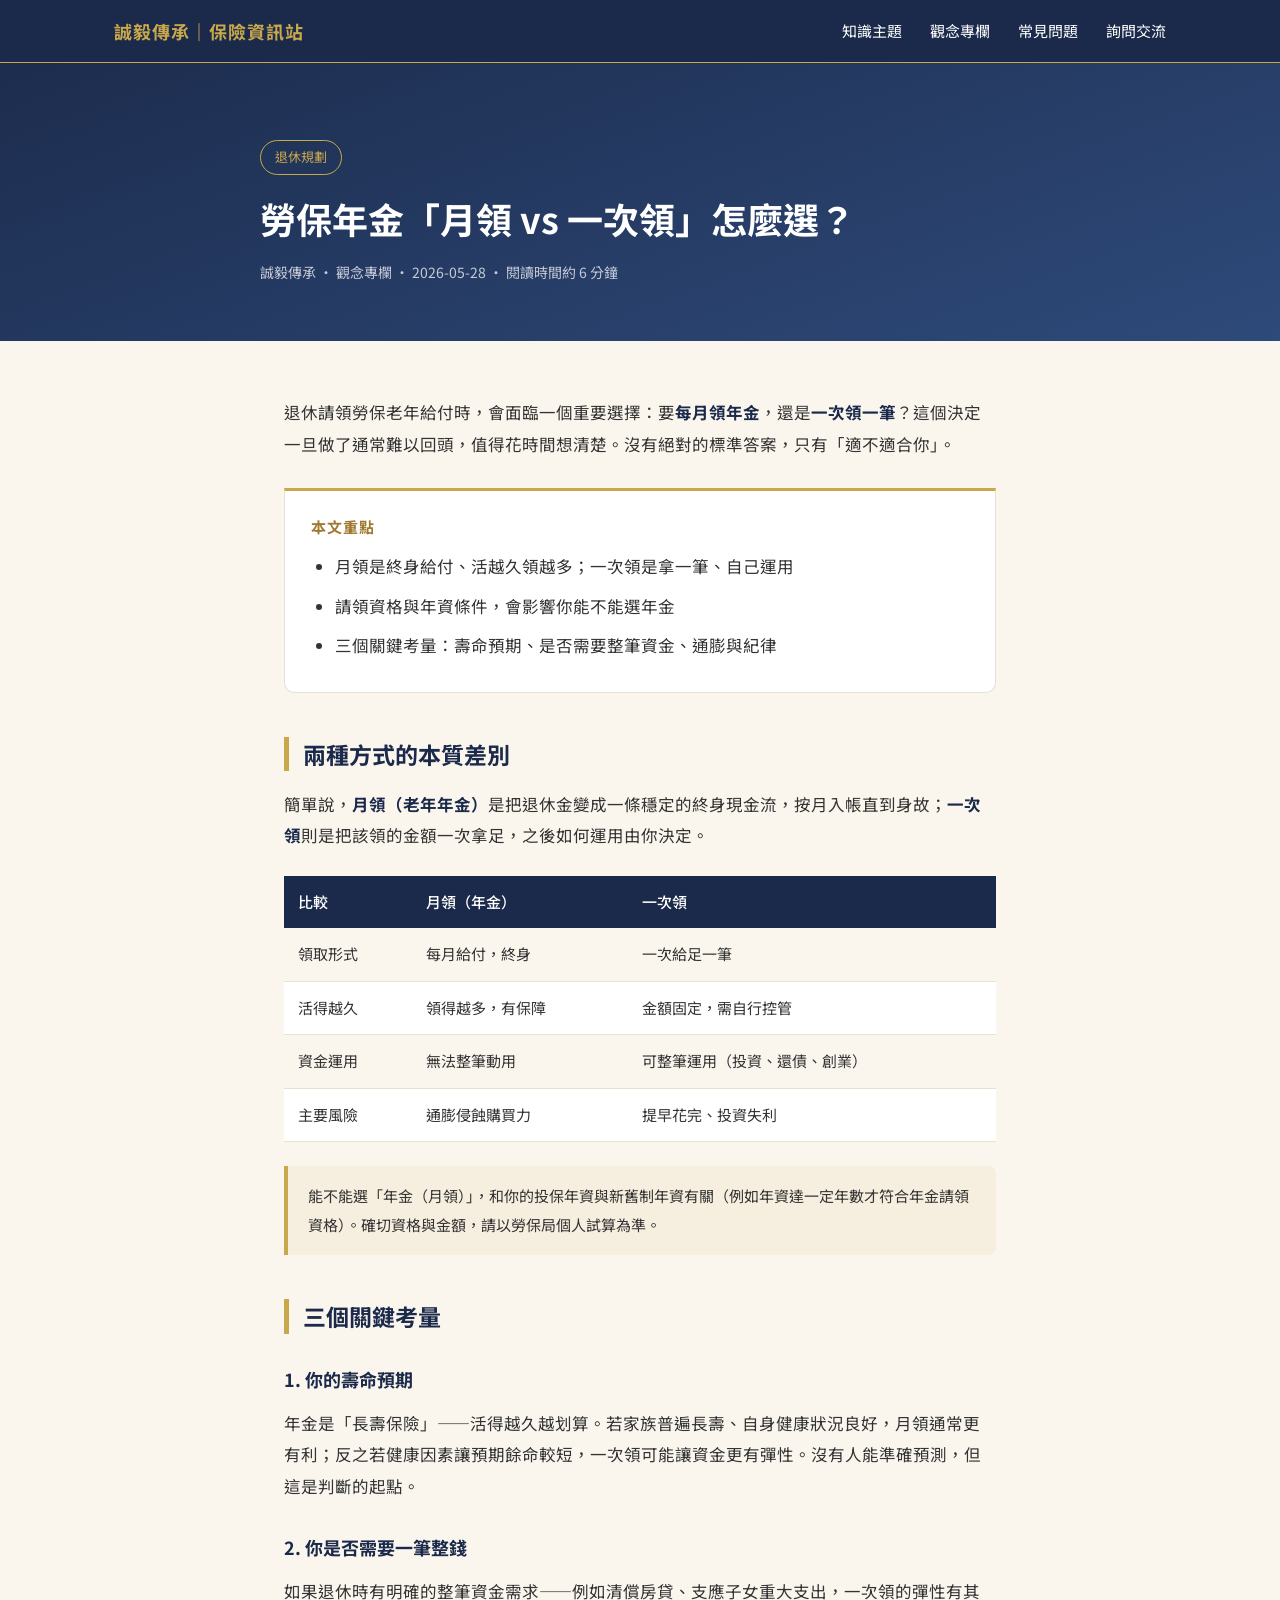
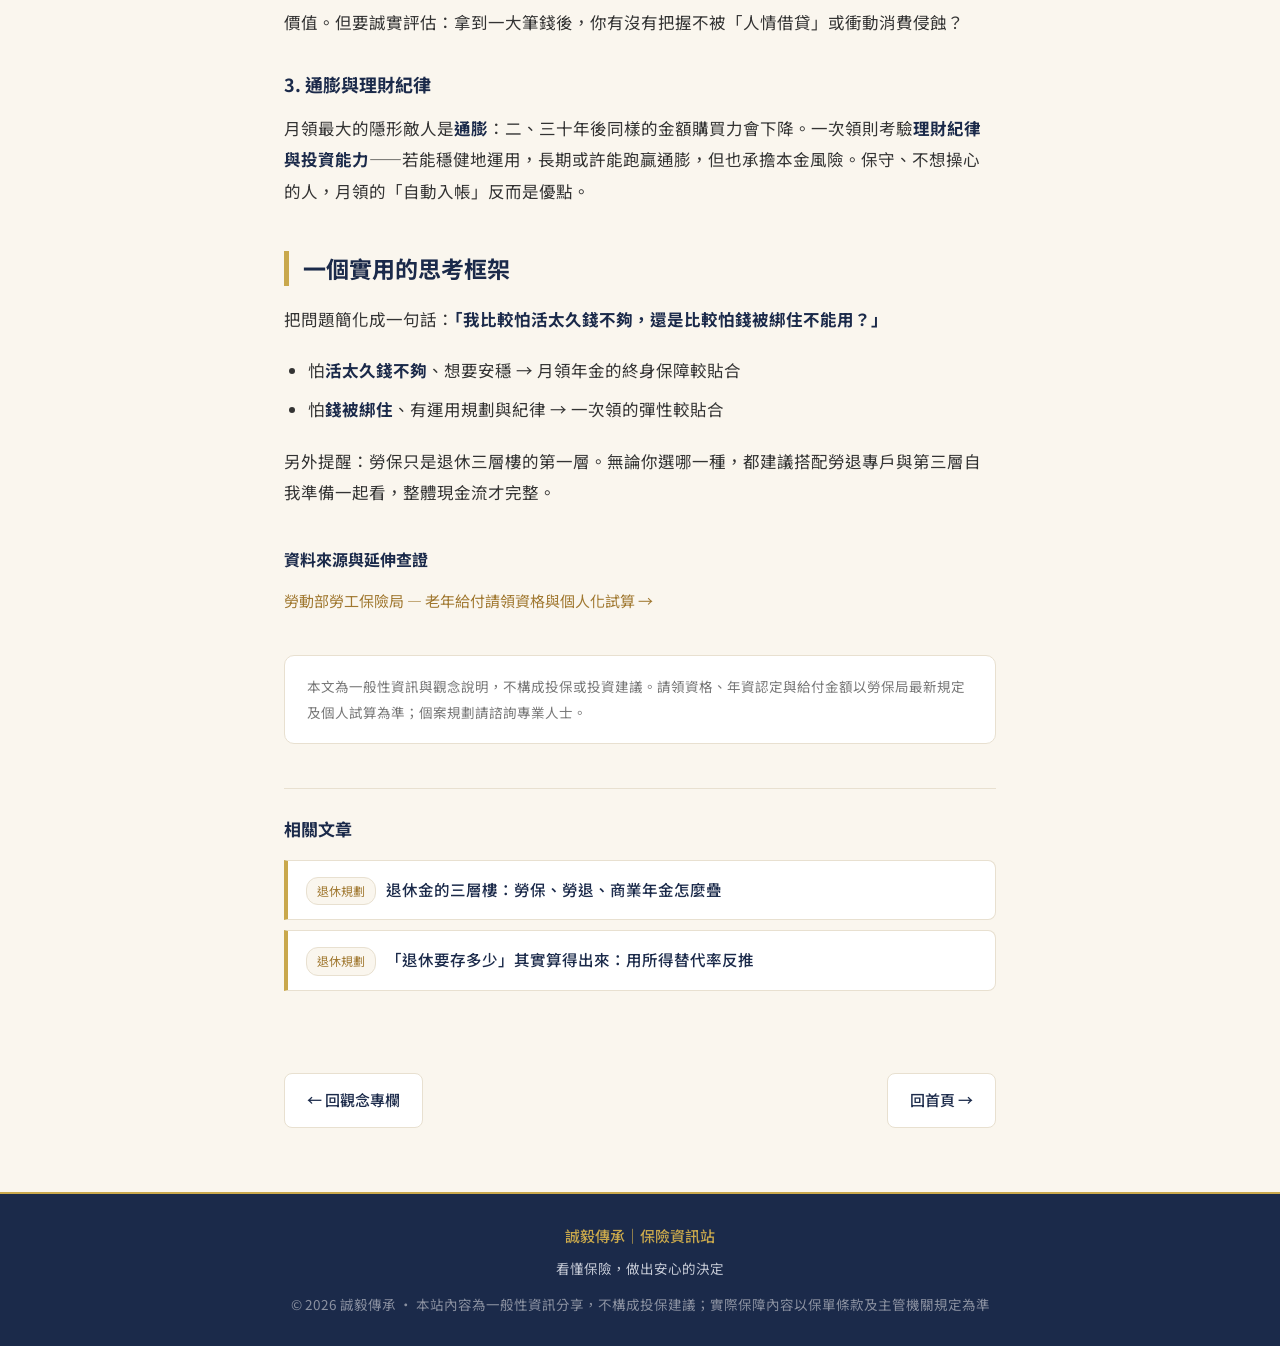
<file: articles/labor-pension-lump-vs-monthly.html>
<!DOCTYPE html>
<html lang="zh-Hant">
<head>
<meta charset="UTF-8">
<meta name="viewport" content="width=device-width, initial-scale=1.0">
<title>勞保年金「月領 vs 一次領」怎麼選？ — 誠毅傳承｜保險資訊站</title>
<meta name="description" content="勞保老年給付可以月領年金或一次領。本文比較兩者的差別、各自適合的情況，以及壽命、資金需求、通膨三個關鍵考量，幫你做出適合自己的選擇。">
<meta property="og:type" content="article">
<meta property="og:site_name" content="誠毅傳承｜保險資訊站">
<meta property="og:title" content="勞保年金「月領 vs 一次領」怎麼選？ — 誠毅傳承｜保險資訊站">
<meta property="og:description" content="勞保老年給付可以月領年金或一次領。本文比較兩者的差別、各自適合的情況，以及壽命、資金需求、通膨三個關鍵考量，幫你做出適合自己的選擇。">
<meta property="og:url" content="https://jennyih0227-stack.github.io/articles/labor-pension-lump-vs-monthly.html">
<meta property="og:image" content="https://jennyih0227-stack.github.io/assets/og-image.png">
<meta property="og:image:width" content="1200">
<meta property="og:image:height" content="630">
<meta property="og:locale" content="zh_TW">
<meta name="twitter:card" content="summary_large_image">
<meta name="twitter:image" content="https://jennyih0227-stack.github.io/assets/og-image.png">
<link rel="icon" type="image/png" href="../assets/favicon.png">
<link rel="preconnect" href="https://fonts.googleapis.com">
<link href="https://fonts.googleapis.com/css2?family=Noto+Sans+TC:wght@400;500;700&display=swap" rel="stylesheet">
<link rel="stylesheet" href="article.css">
</head>
<body>

<nav class="nav">
  <div class="nav-inner">
    <a href="../index.html" class="nav-brand">誠毅傳承｜保險資訊站</a>
    <div class="nav-links">
      <a href="../index.html#topics">知識主題</a>
      <a href="index.html">觀念專欄</a>
      <a href="../index.html#faq">常見問題</a>
      <a href="../index.html#contact">詢問交流</a>
    </div>
  </div>
</nav>

<header class="article-hero">
  <div class="inner">
    <span class="cat">退休規劃</span>
    <h1>勞保年金「月領 vs 一次領」怎麼選？</h1>
    <div class="meta">誠毅傳承 · 觀念專欄 · 2026-05-28 · 閱讀時間約 6 分鐘</div>
  </div>
</header>

<main class="article-body">
  <p>退休請領勞保老年給付時，會面臨一個重要選擇：要<strong>每月領年金</strong>，還是<strong>一次領一筆</strong>？這個決定一旦做了通常難以回頭，值得花時間想清楚。沒有絕對的標準答案，只有「適不適合你」。</p>

  <div class="keybox">
    <div class="kb-title">本文重點</div>
    <ul>
      <li>月領是終身給付、活越久領越多；一次領是拿一筆、自己運用</li>
      <li>請領資格與年資條件，會影響你能不能選年金</li>
      <li>三個關鍵考量：壽命預期、是否需要整筆資金、通膨與紀律</li>
    </ul>
  </div>

  <h2>兩種方式的本質差別</h2>
  <p>簡單說，<strong>月領（老年年金）</strong>是把退休金變成一條穩定的終身現金流，按月入帳直到身故；<strong>一次領</strong>則是把該領的金額一次拿足，之後如何運用由你決定。</p>
  <table>
    <tr><th>比較</th><th>月領（年金）</th><th>一次領</th></tr>
    <tr><td>領取形式</td><td>每月給付，終身</td><td>一次給足一筆</td></tr>
    <tr><td>活得越久</td><td>領得越多，有保障</td><td>金額固定，需自行控管</td></tr>
    <tr><td>資金運用</td><td>無法整筆動用</td><td>可整筆運用（投資、還債、創業）</td></tr>
    <tr><td>主要風險</td><td>通膨侵蝕購買力</td><td>提早花完、投資失利</td></tr>
  </table>
  <div class="notebox">能不能選「年金（月領）」，和你的投保年資與新舊制年資有關（例如年資達一定年數才符合年金請領資格）。確切資格與金額，請以勞保局個人試算為準。</div>

  <h2>三個關鍵考量</h2>
  <h3>1. 你的壽命預期</h3>
  <p>年金是「長壽保險」——活得越久越划算。若家族普遍長壽、自身健康狀況良好，月領通常更有利；反之若健康因素讓預期餘命較短，一次領可能讓資金更有彈性。沒有人能準確預測，但這是判斷的起點。</p>
  <h3>2. 你是否需要一筆整錢</h3>
  <p>如果退休時有明確的整筆資金需求——例如清償房貸、支應子女重大支出，一次領的彈性有其價值。但要誠實評估：拿到一大筆錢後，你有沒有把握不被「人情借貸」或衝動消費侵蝕？</p>
  <h3>3. 通膨與理財紀律</h3>
  <p>月領最大的隱形敵人是<strong>通膨</strong>：二、三十年後同樣的金額購買力會下降。一次領則考驗<strong>理財紀律與投資能力</strong>——若能穩健地運用，長期或許能跑贏通膨，但也承擔本金風險。保守、不想操心的人，月領的「自動入帳」反而是優點。</p>

  <h2>一個實用的思考框架</h2>
  <p>把問題簡化成一句話：<strong>「我比較怕活太久錢不夠，還是比較怕錢被綁住不能用？」</strong></p>
  <ul>
    <li>怕<strong>活太久錢不夠</strong>、想要安穩 → 月領年金的終身保障較貼合</li>
    <li>怕<strong>錢被綁住</strong>、有運用規劃與紀律 → 一次領的彈性較貼合</li>
  </ul>
  <p>另外提醒：勞保只是退休三層樓的第一層。無論你選哪一種，都建議搭配勞退專戶與第三層自我準備一起看，整體現金流才完整。</p>

  <div class="src-links">
    <div class="src-title">資料來源與延伸查證</div>
    <a href="https://www.bli.gov.tw" target="_blank" rel="noopener">勞動部勞工保險局 — 老年給付請領資格與個人化試算 →</a>
  </div>

  <div class="disclaimer">本文為一般性資訊與觀念說明，不構成投保或投資建議。請領資格、年資認定與給付金額以勞保局最新規定及個人試算為準；個案規劃請諮詢專業人士。</div>

  <div class="related">
    <div class="related-title">相關文章</div>
    <a href="retirement-three-pillars.html"><span class="rcat">退休規劃</span>退休金的三層樓：勞保、勞退、商業年金怎麼疊</a>
    <a href="retirement-replacement-rate.html"><span class="rcat">退休規劃</span>「退休要存多少」其實算得出來：用所得替代率反推</a>
  </div>
</main>

<div class="article-nav">
  <a href="index.html">← 回觀念專欄</a>
  <a href="../index.html">回首頁 →</a>
</div>

<footer>
  <div class="brand">誠毅傳承｜保險資訊站</div>
  <div>看懂保險，做出安心的決定</div>
  <div style="margin-top:10px;color:#8a90a0">© 2026 誠毅傳承 · 本站內容為一般性資訊分享，不構成投保建議；實際保障內容以保單條款及主管機關規定為準</div>
</footer>

</body>
</html>
</file>
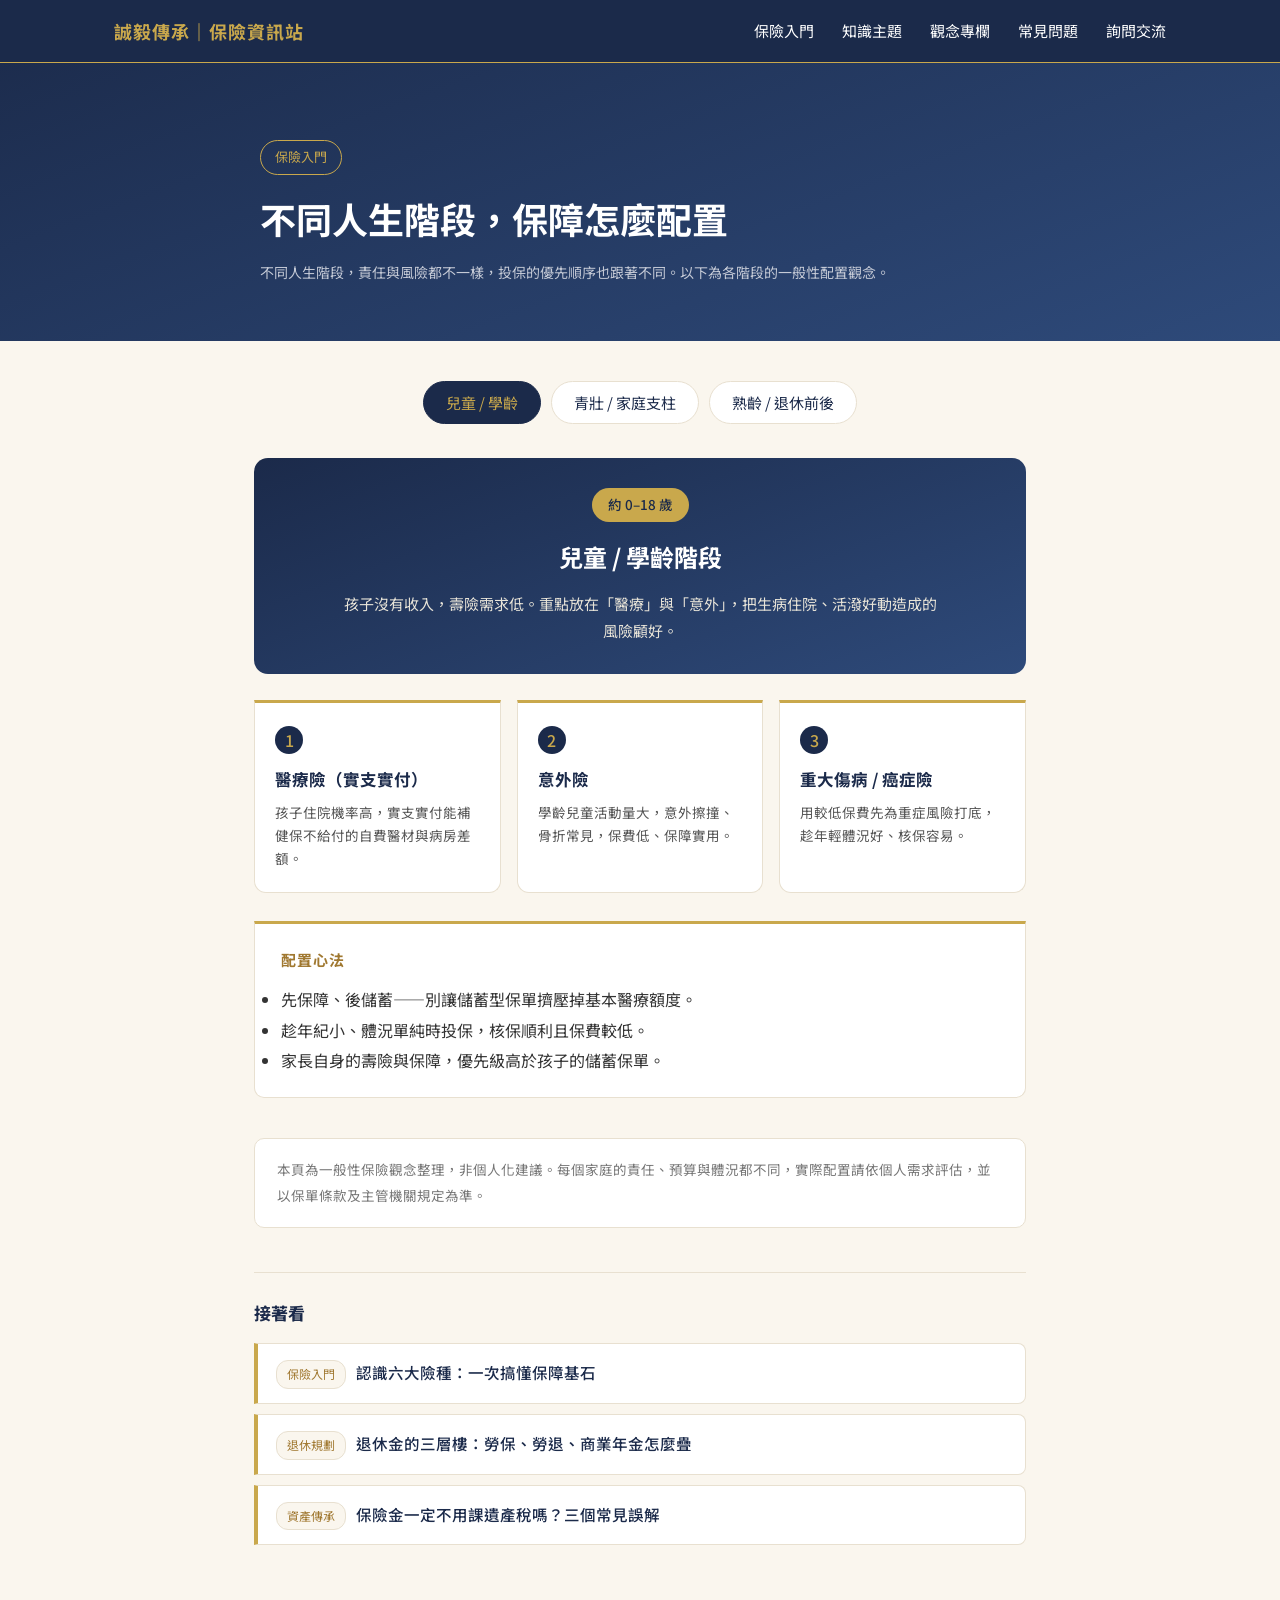
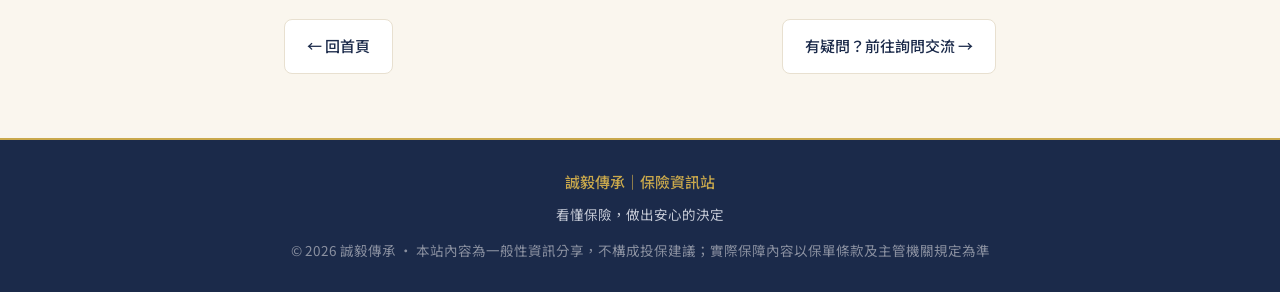
<file: articles/life-stage.html>
<!DOCTYPE html>
<html lang="zh-Hant">
<head>
<meta charset="UTF-8">
<meta name="viewport" content="width=device-width, initial-scale=1.0">
<title>不同人生階段，保障怎麼配置 — 誠毅傳承｜保險資訊站</title>
<meta name="description" content="不同人生階段，責任與風險都不一樣，投保的優先順序也跟著不同。兒童、青壯家庭支柱、熟齡退休——各階段保障配置的一般觀念整理。">
<meta property="og:type" content="article">
<meta property="og:site_name" content="誠毅傳承｜保險資訊站">
<meta property="og:title" content="不同人生階段，保障怎麼配置 — 誠毅傳承｜保險資訊站">
<meta property="og:description" content="不同人生階段，責任與風險都不一樣，投保的優先順序也跟著不同。兒童、青壯家庭支柱、熟齡退休——各階段保障配置的一般觀念整理。">
<meta property="og:url" content="https://jennyih0227-stack.github.io/articles/life-stage.html">
<meta property="og:image" content="https://jennyih0227-stack.github.io/assets/og-image.png">
<meta property="og:image:width" content="1200">
<meta property="og:image:height" content="630">
<meta property="og:locale" content="zh_TW">
<meta name="twitter:card" content="summary_large_image">
<meta name="twitter:image" content="https://jennyih0227-stack.github.io/assets/og-image.png">
<link rel="icon" type="image/png" href="../assets/favicon.png">
<link rel="preconnect" href="https://fonts.googleapis.com">
<link href="https://fonts.googleapis.com/css2?family=Noto+Sans+TC:wght@400;500;700&display=swap" rel="stylesheet">
<link rel="stylesheet" href="article.css">
</head>
<body>

<nav class="nav">
  <div class="nav-inner">
    <a href="../index.html" class="nav-brand">誠毅傳承｜保險資訊站</a>
    <div class="nav-links">
      <a href="../index.html#basics">保險入門</a>
      <a href="../index.html#topics">知識主題</a>
      <a href="index.html">觀念專欄</a>
      <a href="../index.html#faq">常見問題</a>
      <a href="../index.html#contact">詢問交流</a>
    </div>
  </div>
</nav>

<header class="article-hero">
  <div class="inner">
    <span class="cat">保險入門</span>
    <h1>不同人生階段，保障怎麼配置</h1>
    <div class="meta">不同人生階段，責任與風險都不一樣，投保的優先順序也跟著不同。以下為各階段的一般性配置觀念。</div>
  </div>
</header>

<div style="padding:40px 0 64px">
  <div class="guide-tabs" id="stageTabs">
    <button class="guide-tab active" data-target="child">兒童 / 學齡</button>
    <button class="guide-tab" data-target="adult">青壯 / 家庭支柱</button>
    <button class="guide-tab" data-target="senior">熟齡 / 退休前後</button>
  </div>

  <section class="guide-panel active" id="child">
    <div class="stage-intro">
      <div class="age">約 0–18 歲</div>
      <h2>兒童 / 學齡階段</h2>
      <p>孩子沒有收入，壽險需求低。重點放在「醫療」與「意外」，把生病住院、活潑好動造成的風險顧好。</p>
    </div>
    <div class="pri-grid">
      <div class="pri-card"><span class="rank">1</span><h4>醫療險（實支實付）</h4><p>孩子住院機率高，實支實付能補健保不給付的自費醫材與病房差額。</p></div>
      <div class="pri-card"><span class="rank">2</span><h4>意外險</h4><p>學齡兒童活動量大，意外擦撞、骨折常見，保費低、保障實用。</p></div>
      <div class="pri-card"><span class="rank">3</span><h4>重大傷病 / 癌症險</h4><p>用較低保費先為重症風險打底，趁年輕體況好、核保容易。</p></div>
    </div>
    <div class="keybox"><div class="kb-title">配置心法</div>
      <ul>
        <li>先保障、後儲蓄——別讓儲蓄型保單擠壓掉基本醫療額度。</li>
        <li>趁年紀小、體況單純時投保，核保順利且保費較低。</li>
        <li>家長自身的壽險與保障，優先級高於孩子的儲蓄保單。</li>
      </ul>
    </div>
  </section>

  <section class="guide-panel" id="adult">
    <div class="stage-intro">
      <div class="age">約 25–55 歲</div>
      <h2>青壯 / 家庭支柱階段</h2>
      <p>這是責任最重的人生階段。上有父母、下有子女，還有房貸車貸。<strong>壽險與失能</strong>是這個階段的保障核心。</p>
    </div>
    <div class="pri-grid">
      <div class="pri-card"><span class="rank">1</span><h4>壽險</h4><p>足額壽險是家庭支柱的責任底線，額度要涵蓋負債與家人未來生活。</p></div>
      <div class="pri-card"><span class="rank">2</span><h4>失能 / 長照險</h4><p>若因傷病無法工作，失能保障補的是「長期收入中斷」的最大缺口。</p></div>
      <div class="pri-card"><span class="rank">3</span><h4>醫療 + 重大傷病</h4><p>實支實付顧自費醫療，重大傷病一次給付補收入損失，兩者互補。</p></div>
    </div>
    <div class="keybox"><div class="kb-title">配置心法</div>
      <ul>
        <li>常見的預算抓法是「雙十原則」：保費約年收入 10%、壽險額度約年收入 10 倍（僅為參考起點）。</li>
        <li>定期險先把保障拉滿，行有餘力再規劃終身險與資產傳承。</li>
        <li>把房貸餘額納入壽險額度，避免萬一發生事故、房子變成家人的重擔。</li>
      </ul>
    </div>
  </section>

  <section class="guide-panel" id="senior">
    <div class="stage-intro">
      <div class="age">約 55 歲以上</div>
      <h2>熟齡 / 退休前後階段</h2>
      <p>子女多已獨立，壽險責任減輕，但<strong>醫療、長照與資產傳承</strong>的需求浮上檯面。重點轉向「顧好自己、安排傳承」。</p>
    </div>
    <div class="pri-grid">
      <div class="pri-card"><span class="rank">1</span><h4>醫療 / 長照險</h4><p>年長後就醫頻率上升、照護需求增加，是這個階段最實際的保障。</p></div>
      <div class="pri-card"><span class="rank">2</span><h4>資產傳承規劃</h4><p>透過保險指定受益人，讓資產有效、稅務友善地傳給下一代。</p></div>
      <div class="pri-card"><span class="rank">3</span><h4>小額終老 / 身後安排</h4><p>預留一筆喪葬與身後費用，不讓家人臨時張羅、增加負擔。</p></div>
    </div>
    <div class="keybox"><div class="kb-title">配置心法</div>
      <ul>
        <li>趁體況許可時及早規劃，年紀愈大、核保限制與保費都會增加。</li>
        <li>資產傳承宜及早布局，善用保險指定受益人的特性安排稅源。</li>
        <li>退休現金流與醫療長照保障要分開規劃，別把養老金全壓在單一工具。</li>
      </ul>
    </div>
  </section>

  <div style="max-width:820px;margin:36px auto 0;padding:0 24px">
    <div class="disclaimer">本頁為一般性保險觀念整理，非個人化建議。每個家庭的責任、預算與體況都不同，實際配置請依個人需求評估，並以保單條款及主管機關規定為準。</div>
    <div class="related">
      <div class="related-title">接著看</div>
      <a href="insurance-types.html"><span class="rcat">保險入門</span>認識六大險種：一次搞懂保障基石</a>
      <a href="retirement-three-pillars.html"><span class="rcat">退休規劃</span>退休金的三層樓：勞保、勞退、商業年金怎麼疊</a>
      <a href="estate-tax-myths.html"><span class="rcat">資產傳承</span>保險金一定不用課遺產稅嗎？三個常見誤解</a>
    </div>
  </div>
</div>

<div class="article-nav">
  <a href="../index.html">← 回首頁</a>
  <a href="../index.html#contact">有疑問？前往詢問交流 →</a>
</div>

<footer>
  <div class="brand">誠毅傳承｜保險資訊站</div>
  <div>看懂保險，做出安心的決定</div>
  <div style="margin-top:10px;color:#8a90a0">© 2026 誠毅傳承 · 本站內容為一般性資訊分享，不構成投保建議；實際保障內容以保單條款及主管機關規定為準</div>
</footer>

<script>
(function(){
  var tabs = document.querySelectorAll('.guide-tab');
  var panels = document.querySelectorAll('.guide-panel');
  document.getElementById('stageTabs').addEventListener('click', function(e){
    var t = e.target.closest('.guide-tab');
    if(!t) return;
    tabs.forEach(function(x){ x.classList.remove('active'); });
    panels.forEach(function(p){ p.classList.remove('active'); });
    t.classList.add('active');
    document.getElementById(t.getAttribute('data-target')).classList.add('active');
  });
})();
</script>

</body>
</html>
</file>
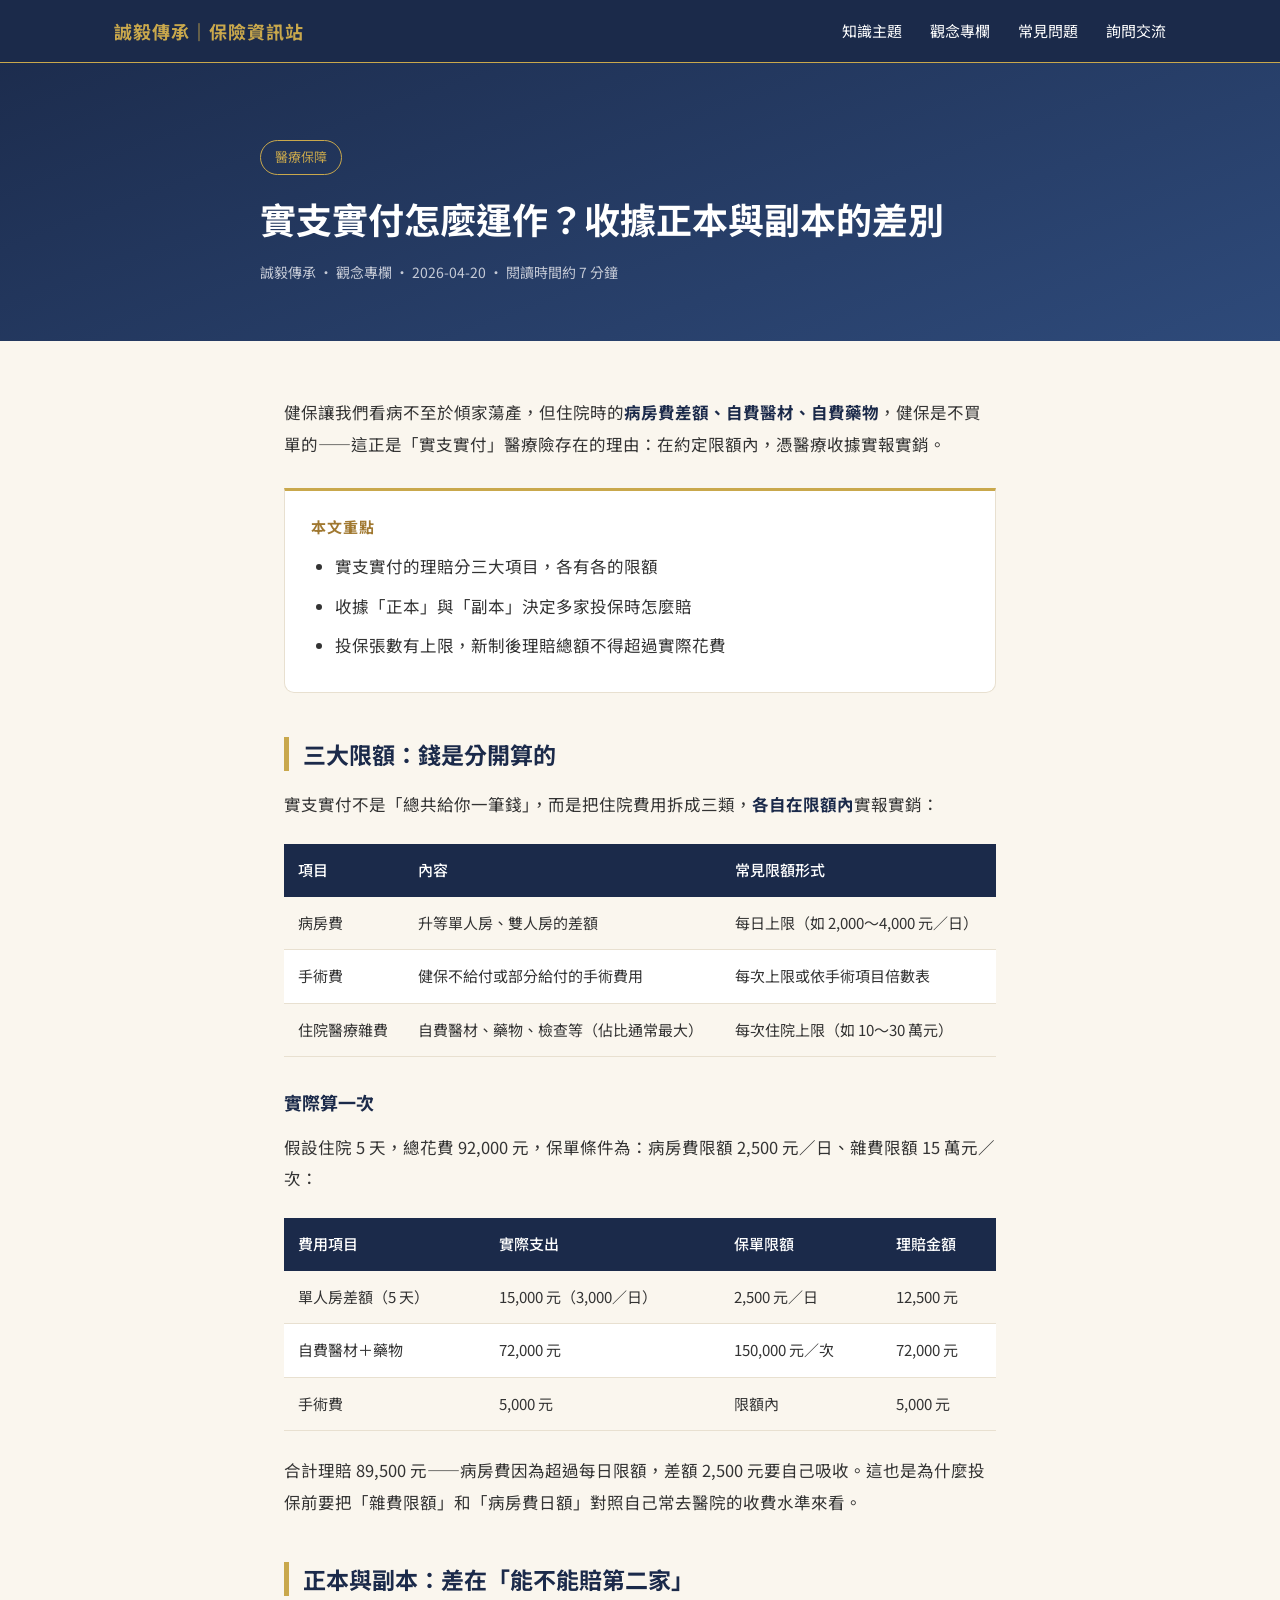
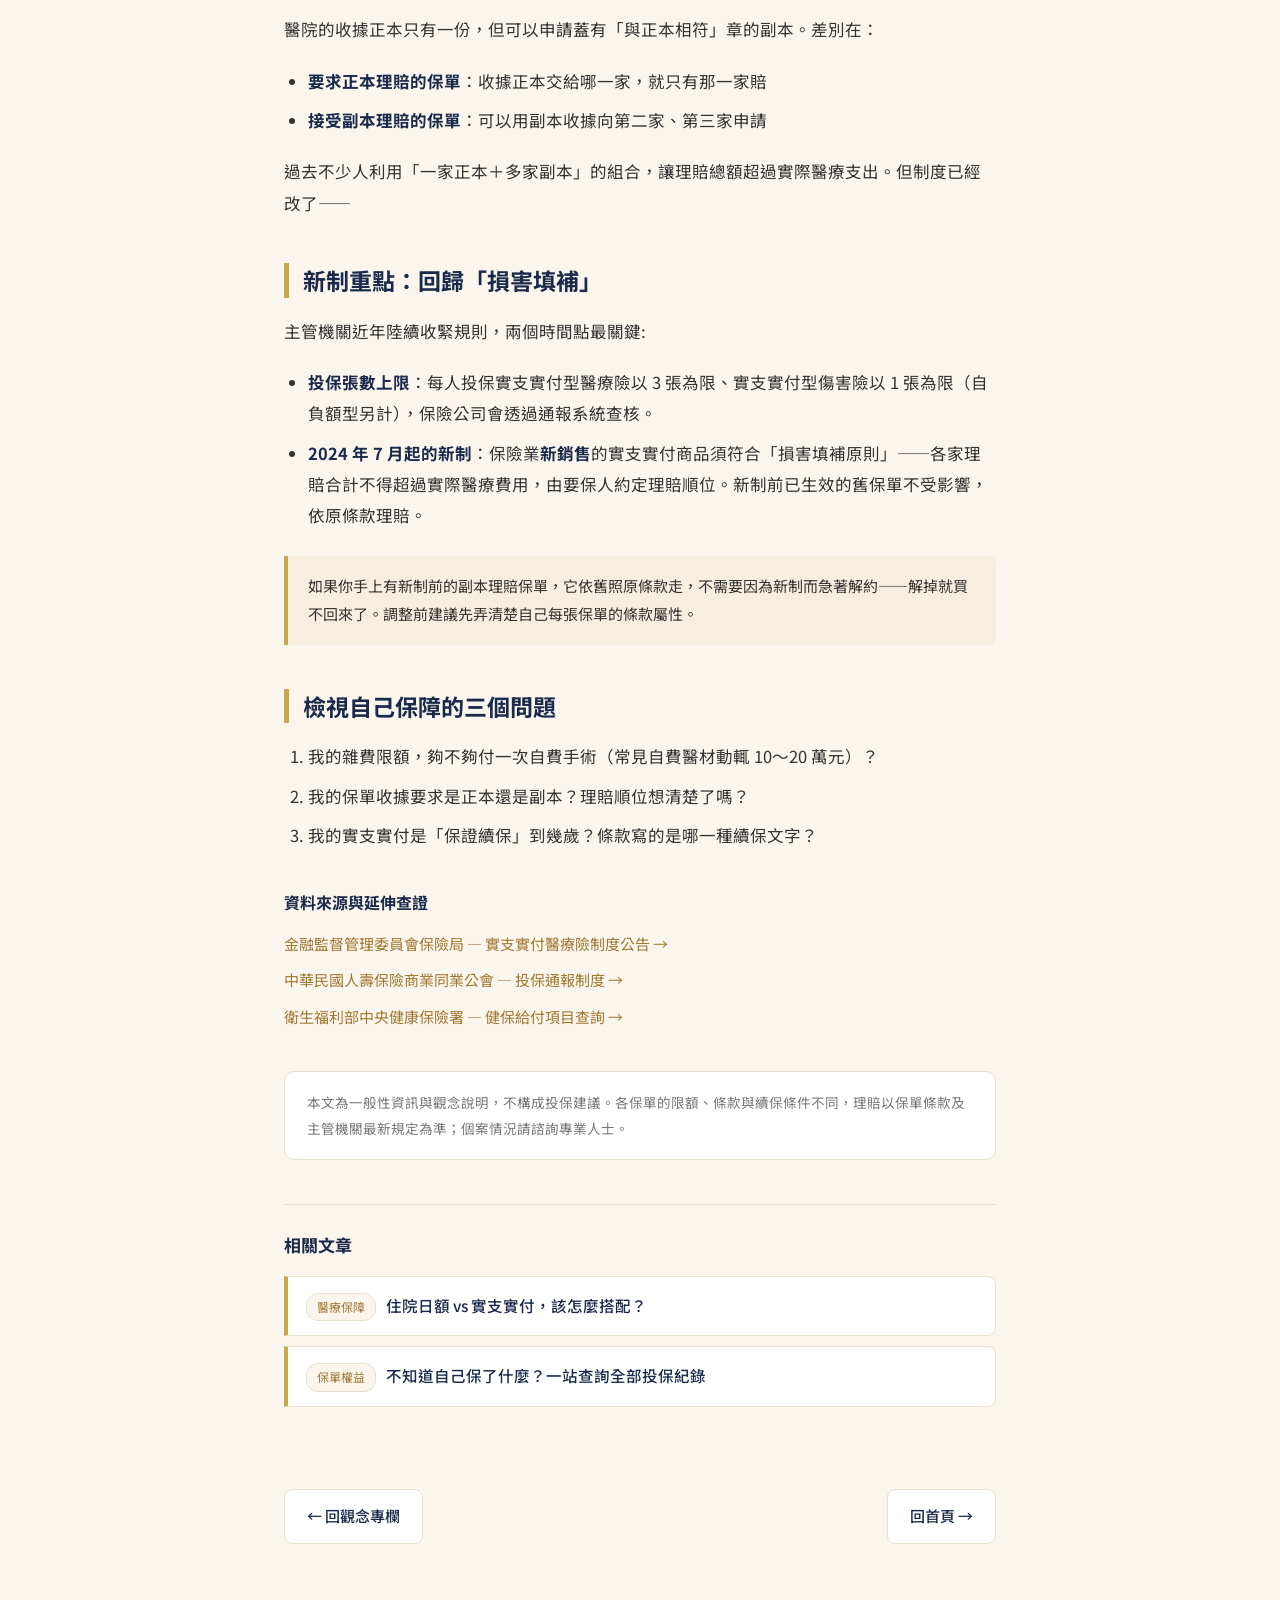
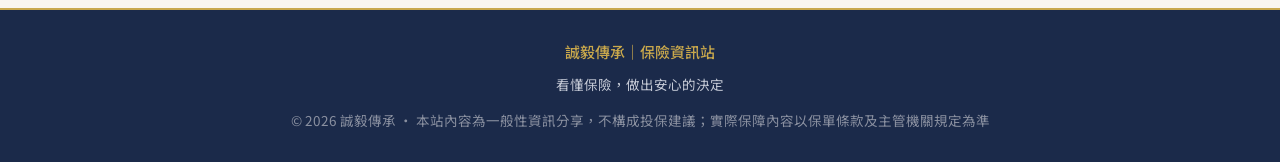
<file: articles/medical-reimbursement.html>
<!DOCTYPE html>
<html lang="zh-Hant">
<head>
<meta charset="UTF-8">
<meta name="viewport" content="width=device-width, initial-scale=1.0">
<title>實支實付怎麼運作？收據正本與副本的差別 — 誠毅傳承｜保險資訊站</title>
<meta name="description" content="住院花了十萬，保險賠多少？用實例拆解實支實付醫療險的三大限額計算方式，說明收據正本與副本的差別，以及現行的投保張數限制與新制重點。">
<meta property="og:type" content="article">
<meta property="og:site_name" content="誠毅傳承｜保險資訊站">
<meta property="og:title" content="實支實付怎麼運作？收據正本與副本的差別 — 誠毅傳承｜保險資訊站">
<meta property="og:description" content="住院花了十萬，保險賠多少？用實例拆解實支實付醫療險的三大限額計算方式，說明收據正本與副本的差別，以及現行的投保張數限制與新制重點。">
<meta property="og:url" content="https://jennyih0227-stack.github.io/articles/medical-reimbursement.html">
<meta property="og:image" content="https://jennyih0227-stack.github.io/assets/og-image.png">
<meta property="og:image:width" content="1200">
<meta property="og:image:height" content="630">
<meta property="og:locale" content="zh_TW">
<meta name="twitter:card" content="summary_large_image">
<meta name="twitter:image" content="https://jennyih0227-stack.github.io/assets/og-image.png">
<link rel="preconnect" href="https://fonts.googleapis.com">
<link href="https://fonts.googleapis.com/css2?family=Noto+Sans+TC:wght@400;500;700&display=swap" rel="stylesheet">
<link rel="stylesheet" href="article.css">
</head>
<body>

<nav class="nav">
  <div class="nav-inner">
    <a href="../index.html" class="nav-brand">誠毅傳承｜保險資訊站</a>
    <div class="nav-links">
      <a href="../index.html#topics">知識主題</a>
      <a href="../index.html#articles">觀念專欄</a>
      <a href="../index.html#faq">常見問題</a>
      <a href="../index.html#contact">詢問交流</a>
    </div>
  </div>
</nav>

<header class="article-hero">
  <div class="inner">
    <span class="cat">醫療保障</span>
    <h1>實支實付怎麼運作？收據正本與副本的差別</h1>
    <div class="meta">誠毅傳承 · 觀念專欄 · 2026-04-20 · 閱讀時間約 7 分鐘</div>
  </div>
</header>

<main class="article-body">
  <p>健保讓我們看病不至於傾家蕩產，但住院時的<strong>病房費差額、自費醫材、自費藥物</strong>，健保是不買單的——這正是「實支實付」醫療險存在的理由：在約定限額內，憑醫療收據實報實銷。</p>

  <div class="keybox">
    <div class="kb-title">本文重點</div>
    <ul>
      <li>實支實付的理賠分三大項目，各有各的限額</li>
      <li>收據「正本」與「副本」決定多家投保時怎麼賠</li>
      <li>投保張數有上限，新制後理賠總額不得超過實際花費</li>
    </ul>
  </div>

  <h2>三大限額：錢是分開算的</h2>
  <p>實支實付不是「總共給你一筆錢」，而是把住院費用拆成三類，<strong>各自在限額內</strong>實報實銷：</p>
  <table>
    <tr><th>項目</th><th>內容</th><th>常見限額形式</th></tr>
    <tr><td>病房費</td><td>升等單人房、雙人房的差額</td><td>每日上限（如 2,000～4,000 元／日）</td></tr>
    <tr><td>手術費</td><td>健保不給付或部分給付的手術費用</td><td>每次上限或依手術項目倍數表</td></tr>
    <tr><td>住院醫療雜費</td><td>自費醫材、藥物、檢查等（佔比通常最大）</td><td>每次住院上限（如 10～30 萬元）</td></tr>
  </table>

  <h3>實際算一次</h3>
  <p>假設住院 5 天，總花費 92,000 元，保單條件為：病房費限額 2,500 元／日、雜費限額 15 萬元／次：</p>
  <table>
    <tr><th>費用項目</th><th>實際支出</th><th>保單限額</th><th>理賠金額</th></tr>
    <tr><td>單人房差額（5 天）</td><td>15,000 元（3,000／日）</td><td>2,500 元／日</td><td>12,500 元</td></tr>
    <tr><td>自費醫材＋藥物</td><td>72,000 元</td><td>150,000 元／次</td><td>72,000 元</td></tr>
    <tr><td>手術費</td><td>5,000 元</td><td>限額內</td><td>5,000 元</td></tr>
  </table>
  <p>合計理賠 89,500 元——病房費因為超過每日限額，差額 2,500 元要自己吸收。這也是為什麼投保前要把「雜費限額」和「病房費日額」對照自己常去醫院的收費水準來看。</p>

  <h2>正本與副本：差在「能不能賠第二家」</h2>
  <p>醫院的收據正本只有一份，但可以申請蓋有「與正本相符」章的副本。差別在：</p>
  <ul>
    <li><strong>要求正本理賠的保單</strong>：收據正本交給哪一家，就只有那一家賠</li>
    <li><strong>接受副本理賠的保單</strong>：可以用副本收據向第二家、第三家申請</li>
  </ul>
  <p>過去不少人利用「一家正本＋多家副本」的組合，讓理賠總額超過實際醫療支出。但制度已經改了——</p>

  <h2>新制重點：回歸「損害填補」</h2>
  <p>主管機關近年陸續收緊規則，兩個時間點最關鍵:</p>
  <ul>
    <li><strong>投保張數上限</strong>：每人投保實支實付型醫療險以 3 張為限、實支實付型傷害險以 1 張為限（自負額型另計），保險公司會透過通報系統查核。</li>
    <li><strong>2024 年 7 月起的新制</strong>：保險業<strong>新銷售</strong>的實支實付商品須符合「損害填補原則」——各家理賠合計不得超過實際醫療費用，由要保人約定理賠順位。新制前已生效的舊保單不受影響，依原條款理賠。</li>
  </ul>
  <div class="notebox">如果你手上有新制前的副本理賠保單，它依舊照原條款走，不需要因為新制而急著解約——解掉就買不回來了。調整前建議先弄清楚自己每張保單的條款屬性。</div>

  <h2>檢視自己保障的三個問題</h2>
  <ol>
    <li>我的雜費限額，夠不夠付一次自費手術（常見自費醫材動輒 10～20 萬元）？</li>
    <li>我的保單收據要求是正本還是副本？理賠順位想清楚了嗎？</li>
    <li>我的實支實付是「保證續保」到幾歲？條款寫的是哪一種續保文字？</li>
  </ol>

  <div class="src-links">
    <div class="src-title">資料來源與延伸查證</div>
    <a href="https://www.ib.gov.tw" target="_blank" rel="noopener">金融監督管理委員會保險局 — 實支實付醫療險制度公告 →</a>
    <a href="https://www.lia-roc.org.tw" target="_blank" rel="noopener">中華民國人壽保險商業同業公會 — 投保通報制度 →</a>
    <a href="https://www.nhi.gov.tw" target="_blank" rel="noopener">衛生福利部中央健康保險署 — 健保給付項目查詢 →</a>
  </div>

  <div class="disclaimer">本文為一般性資訊與觀念說明，不構成投保建議。各保單的限額、條款與續保條件不同，理賠以保單條款及主管機關最新規定為準；個案情況請諮詢專業人士。</div>

  <div class="related">
    <div class="related-title">相關文章</div>
    <a href="hospital-daily-vs-reimbursement.html"><span class="rcat">醫療保障</span>住院日額 vs 實支實付，該怎麼搭配？</a>
    <a href="insurance-passbook.html"><span class="rcat">保單權益</span>不知道自己保了什麼？一站查詢全部投保紀錄</a>
  </div>
</main>

<div class="article-nav">
  <a href="index.html">← 回觀念專欄</a>
  <a href="../index.html">回首頁 →</a>
</div>

<footer>
  <div class="brand">誠毅傳承｜保險資訊站</div>
  <div>看懂保險，做出安心的決定</div>
  <div style="margin-top:10px;color:#8a90a0">© 2026 誠毅傳承 · 本站內容為一般性資訊分享，不構成投保建議；實際保障內容以保單條款及主管機關規定為準</div>
</footer>

</body>
</html>
</file>
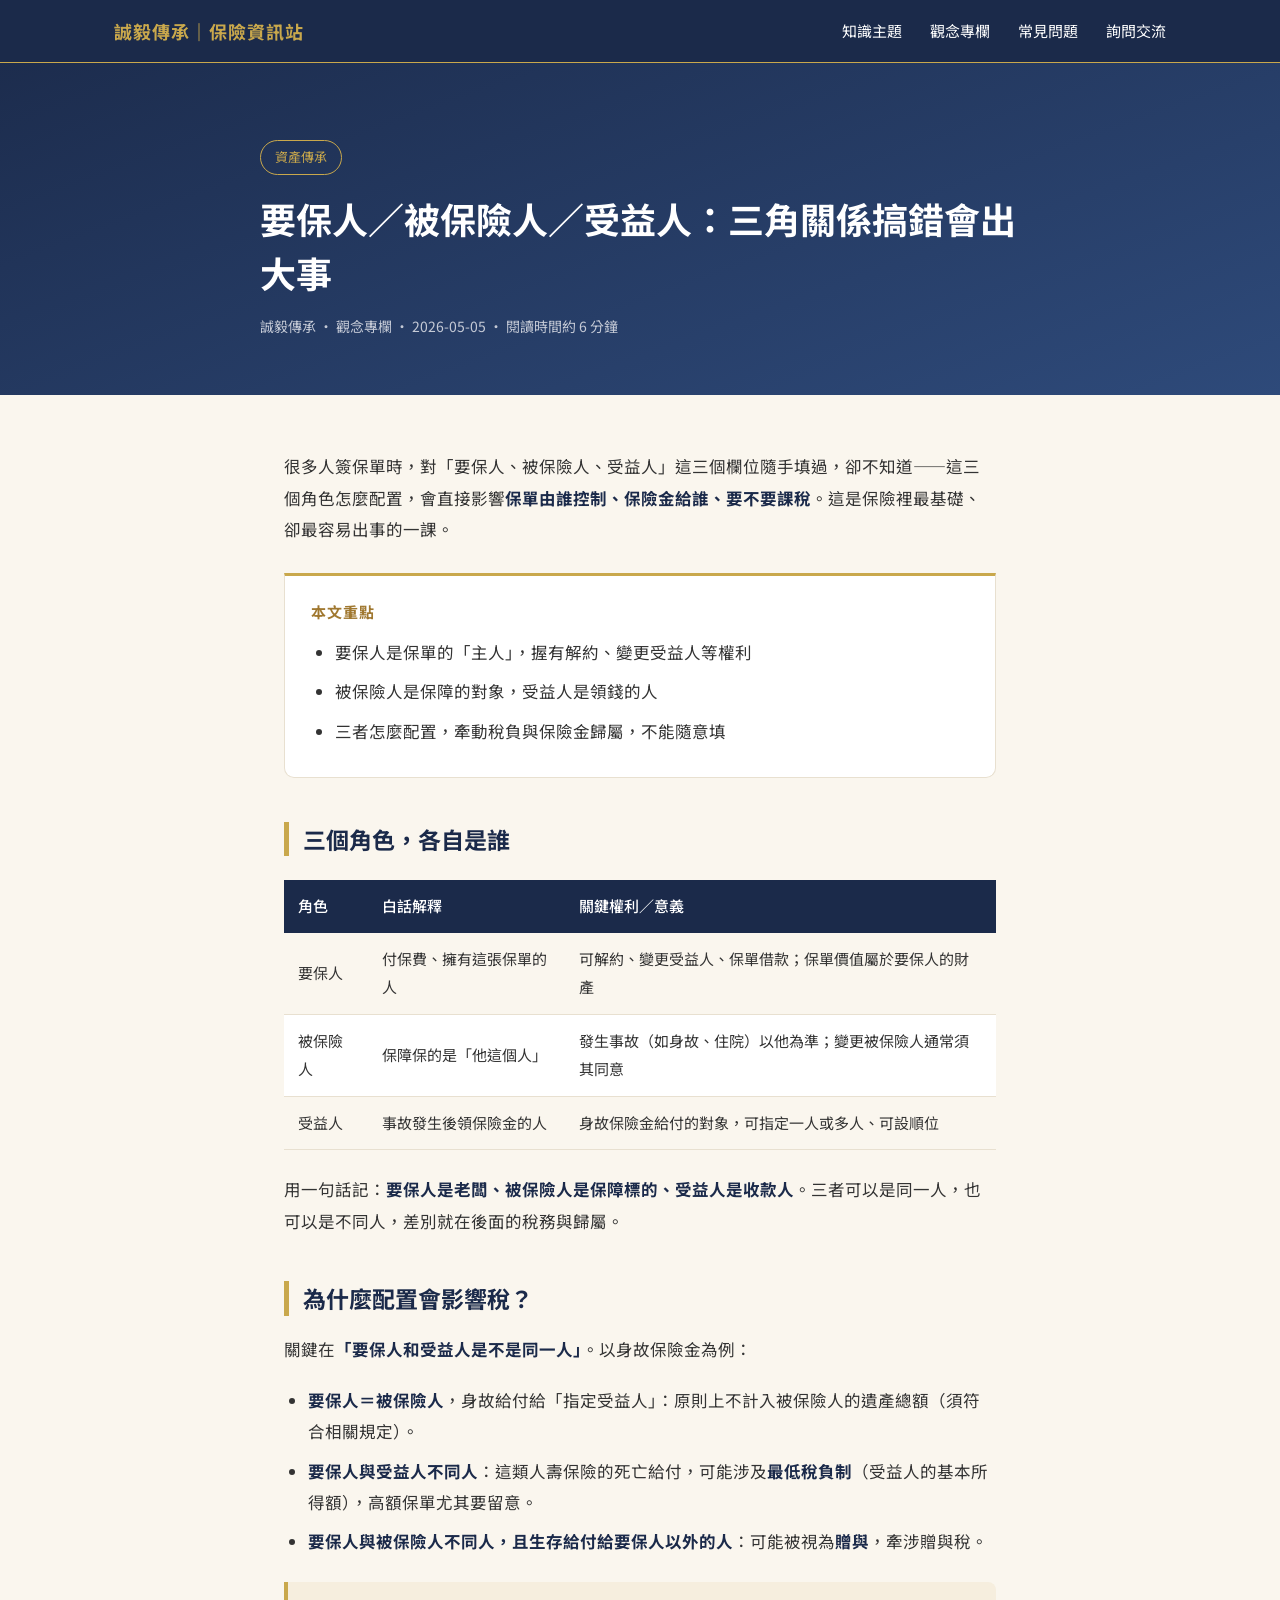
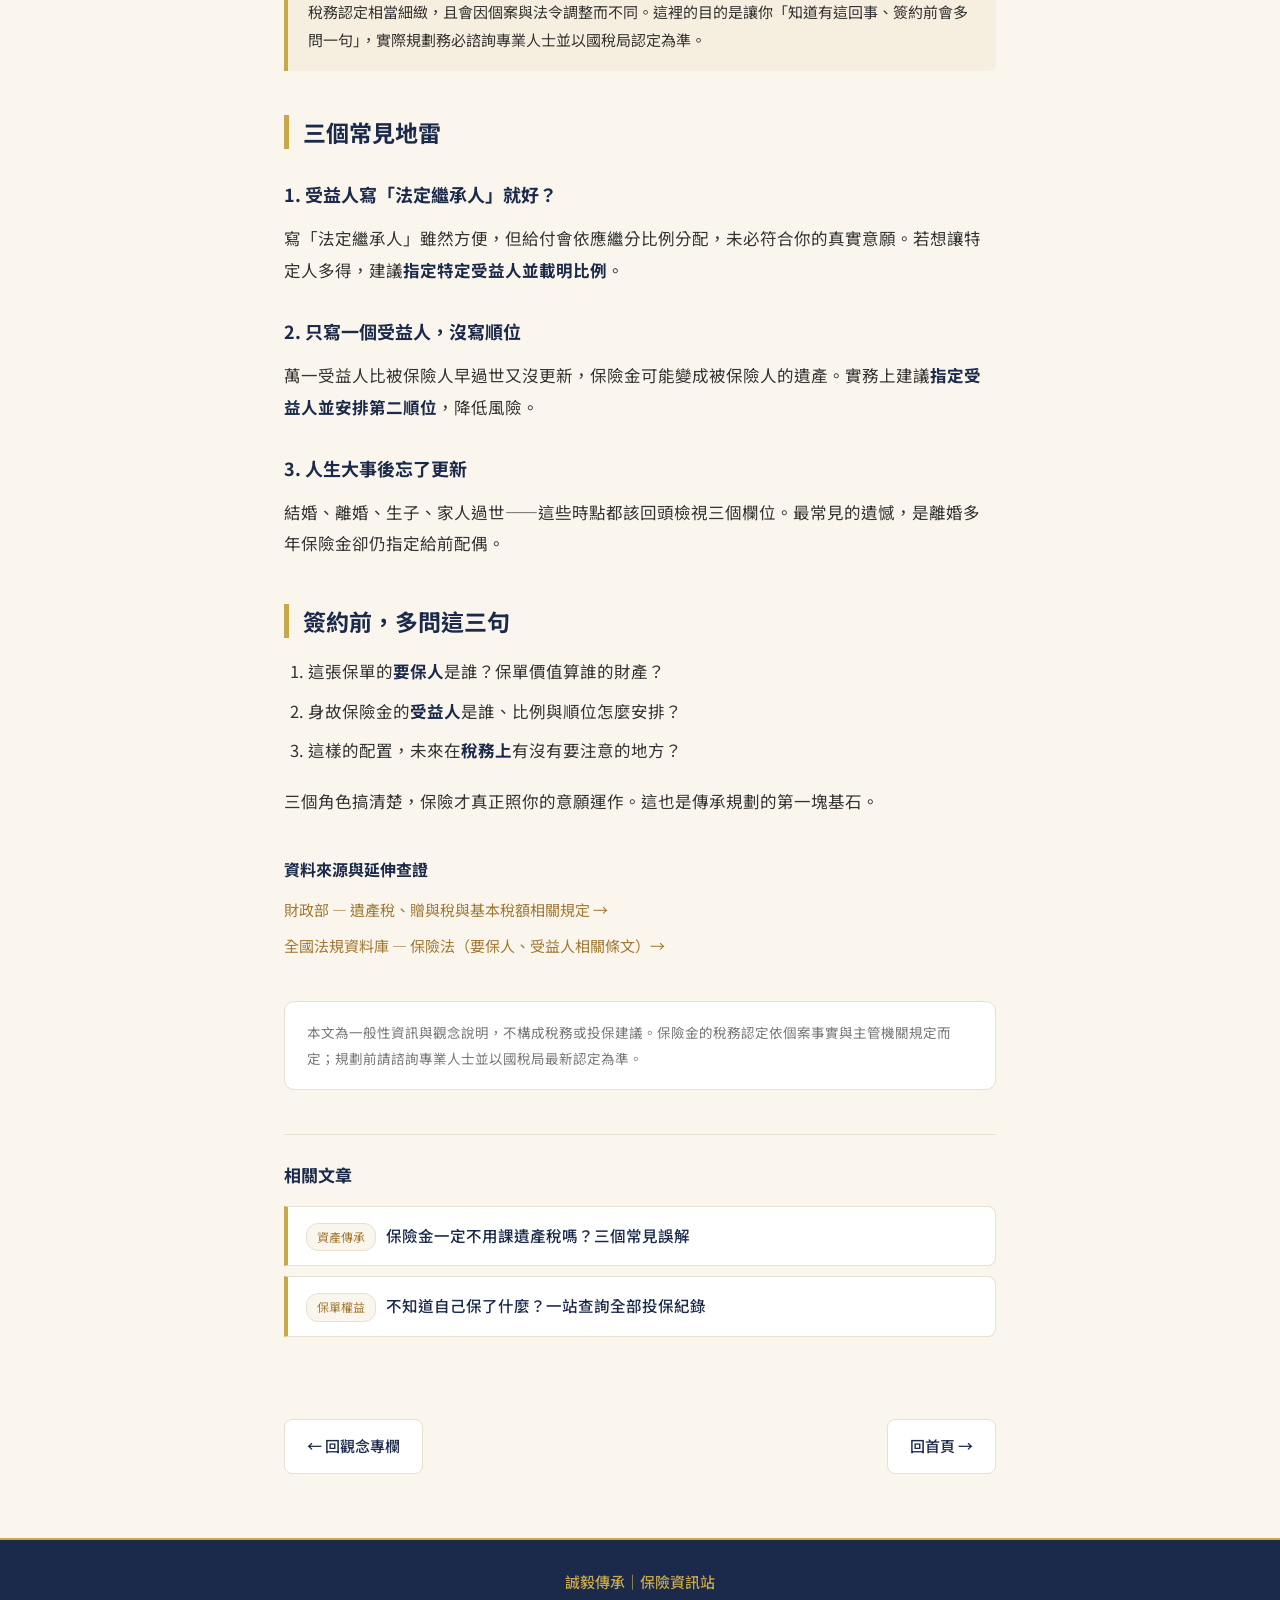
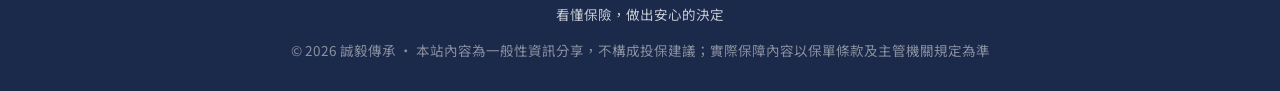
<file: articles/policy-three-roles.html>
<!DOCTYPE html>
<html lang="zh-Hant">
<head>
<meta charset="UTF-8">
<meta name="viewport" content="width=device-width, initial-scale=1.0">
<title>要保人／被保險人／受益人：三角關係搞錯會出大事 — 誠毅傳承｜保險資訊站</title>
<meta name="description" content="一張保單上有三個角色：要保人、被保險人、受益人。搞錯這個三角關係，可能讓保險金被課稅、進入遺產，甚至給錯人。本文用白話拆解三者的權利義務與常見地雷。">
<meta property="og:type" content="article">
<meta property="og:site_name" content="誠毅傳承｜保險資訊站">
<meta property="og:title" content="要保人／被保險人／受益人：三角關係搞錯會出大事 — 誠毅傳承｜保險資訊站">
<meta property="og:description" content="一張保單上有三個角色：要保人、被保險人、受益人。搞錯這個三角關係，可能讓保險金被課稅、進入遺產，甚至給錯人。本文用白話拆解三者的權利義務與常見地雷。">
<meta property="og:url" content="https://jennyih0227-stack.github.io/articles/policy-three-roles.html">
<meta property="og:image" content="https://jennyih0227-stack.github.io/assets/og-image.png">
<meta property="og:image:width" content="1200">
<meta property="og:image:height" content="630">
<meta property="og:locale" content="zh_TW">
<meta name="twitter:card" content="summary_large_image">
<meta name="twitter:image" content="https://jennyih0227-stack.github.io/assets/og-image.png">
<link rel="icon" type="image/png" href="../assets/favicon.png">
<link rel="preconnect" href="https://fonts.googleapis.com">
<link href="https://fonts.googleapis.com/css2?family=Noto+Sans+TC:wght@400;500;700&display=swap" rel="stylesheet">
<link rel="stylesheet" href="article.css">
</head>
<body>

<nav class="nav">
  <div class="nav-inner">
    <a href="../index.html" class="nav-brand">誠毅傳承｜保險資訊站</a>
    <div class="nav-links">
      <a href="../index.html#topics">知識主題</a>
      <a href="index.html">觀念專欄</a>
      <a href="../index.html#faq">常見問題</a>
      <a href="../index.html#contact">詢問交流</a>
    </div>
  </div>
</nav>

<header class="article-hero">
  <div class="inner">
    <span class="cat">資產傳承</span>
    <h1>要保人／被保險人／受益人：三角關係搞錯會出大事</h1>
    <div class="meta">誠毅傳承 · 觀念專欄 · 2026-05-05 · 閱讀時間約 6 分鐘</div>
  </div>
</header>

<main class="article-body">
  <p>很多人簽保單時，對「要保人、被保險人、受益人」這三個欄位隨手填過，卻不知道——這三個角色怎麼配置，會直接影響<strong>保單由誰控制、保險金給誰、要不要課稅</strong>。這是保險裡最基礎、卻最容易出事的一課。</p>

  <div class="keybox">
    <div class="kb-title">本文重點</div>
    <ul>
      <li>要保人是保單的「主人」，握有解約、變更受益人等權利</li>
      <li>被保險人是保障的對象，受益人是領錢的人</li>
      <li>三者怎麼配置，牽動稅負與保險金歸屬，不能隨意填</li>
    </ul>
  </div>

  <h2>三個角色，各自是誰</h2>
  <table>
    <tr><th>角色</th><th>白話解釋</th><th>關鍵權利／意義</th></tr>
    <tr><td>要保人</td><td>付保費、擁有這張保單的人</td><td>可解約、變更受益人、保單借款；保單價值屬於要保人的財產</td></tr>
    <tr><td>被保險人</td><td>保障保的是「他這個人」</td><td>發生事故（如身故、住院）以他為準；變更被保險人通常須其同意</td></tr>
    <tr><td>受益人</td><td>事故發生後領保險金的人</td><td>身故保險金給付的對象，可指定一人或多人、可設順位</td></tr>
  </table>
  <p>用一句話記：<strong>要保人是老闆、被保險人是保障標的、受益人是收款人</strong>。三者可以是同一人，也可以是不同人，差別就在後面的稅務與歸屬。</p>

  <h2>為什麼配置會影響稅？</h2>
  <p>關鍵在<strong>「要保人和受益人是不是同一人」</strong>。以身故保險金為例：</p>
  <ul>
    <li><strong>要保人＝被保險人</strong>，身故給付給「指定受益人」：原則上不計入被保險人的遺產總額（須符合相關規定）。</li>
    <li><strong>要保人與受益人不同人</strong>：這類人壽保險的死亡給付，可能涉及<strong>最低稅負制</strong>（受益人的基本所得額），高額保單尤其要留意。</li>
    <li><strong>要保人與被保險人不同人，且生存給付給要保人以外的人</strong>：可能被視為<strong>贈與</strong>，牽涉贈與稅。</li>
  </ul>
  <div class="notebox">稅務認定相當細緻，且會因個案與法令調整而不同。這裡的目的是讓你「知道有這回事、簽約前會多問一句」，實際規劃務必諮詢專業人士並以國稅局認定為準。</div>

  <h2>三個常見地雷</h2>
  <h3>1. 受益人寫「法定繼承人」就好？</h3>
  <p>寫「法定繼承人」雖然方便，但給付會依應繼分比例分配，未必符合你的真實意願。若想讓特定人多得，建議<strong>指定特定受益人並載明比例</strong>。</p>
  <h3>2. 只寫一個受益人，沒寫順位</h3>
  <p>萬一受益人比被保險人早過世又沒更新，保險金可能變成被保險人的遺產。實務上建議<strong>指定受益人並安排第二順位</strong>，降低風險。</p>
  <h3>3. 人生大事後忘了更新</h3>
  <p>結婚、離婚、生子、家人過世——這些時點都該回頭檢視三個欄位。最常見的遺憾，是離婚多年保險金卻仍指定給前配偶。</p>

  <h2>簽約前，多問這三句</h2>
  <ol>
    <li>這張保單的<strong>要保人</strong>是誰？保單價值算誰的財產？</li>
    <li>身故保險金的<strong>受益人</strong>是誰、比例與順位怎麼安排？</li>
    <li>這樣的配置，未來在<strong>稅務上</strong>有沒有要注意的地方？</li>
  </ol>
  <p>三個角色搞清楚，保險才真正照你的意願運作。這也是傳承規劃的第一塊基石。</p>

  <div class="src-links">
    <div class="src-title">資料來源與延伸查證</div>
    <a href="https://www.mof.gov.tw" target="_blank" rel="noopener">財政部 — 遺產稅、贈與稅與基本稅額相關規定 →</a>
    <a href="https://law.moj.gov.tw" target="_blank" rel="noopener">全國法規資料庫 — 保險法（要保人、受益人相關條文）→</a>
  </div>

  <div class="disclaimer">本文為一般性資訊與觀念說明，不構成稅務或投保建議。保險金的稅務認定依個案事實與主管機關規定而定；規劃前請諮詢專業人士並以國稅局最新認定為準。</div>

  <div class="related">
    <div class="related-title">相關文章</div>
    <a href="estate-tax-myths.html"><span class="rcat">資產傳承</span>保險金一定不用課遺產稅嗎？三個常見誤解</a>
    <a href="insurance-passbook.html"><span class="rcat">保單權益</span>不知道自己保了什麼？一站查詢全部投保紀錄</a>
  </div>
</main>

<div class="article-nav">
  <a href="index.html">← 回觀念專欄</a>
  <a href="../index.html">回首頁 →</a>
</div>

<footer>
  <div class="brand">誠毅傳承｜保險資訊站</div>
  <div>看懂保險，做出安心的決定</div>
  <div style="margin-top:10px;color:#8a90a0">© 2026 誠毅傳承 · 本站內容為一般性資訊分享，不構成投保建議；實際保障內容以保單條款及主管機關規定為準</div>
</footer>

</body>
</html>
</file>
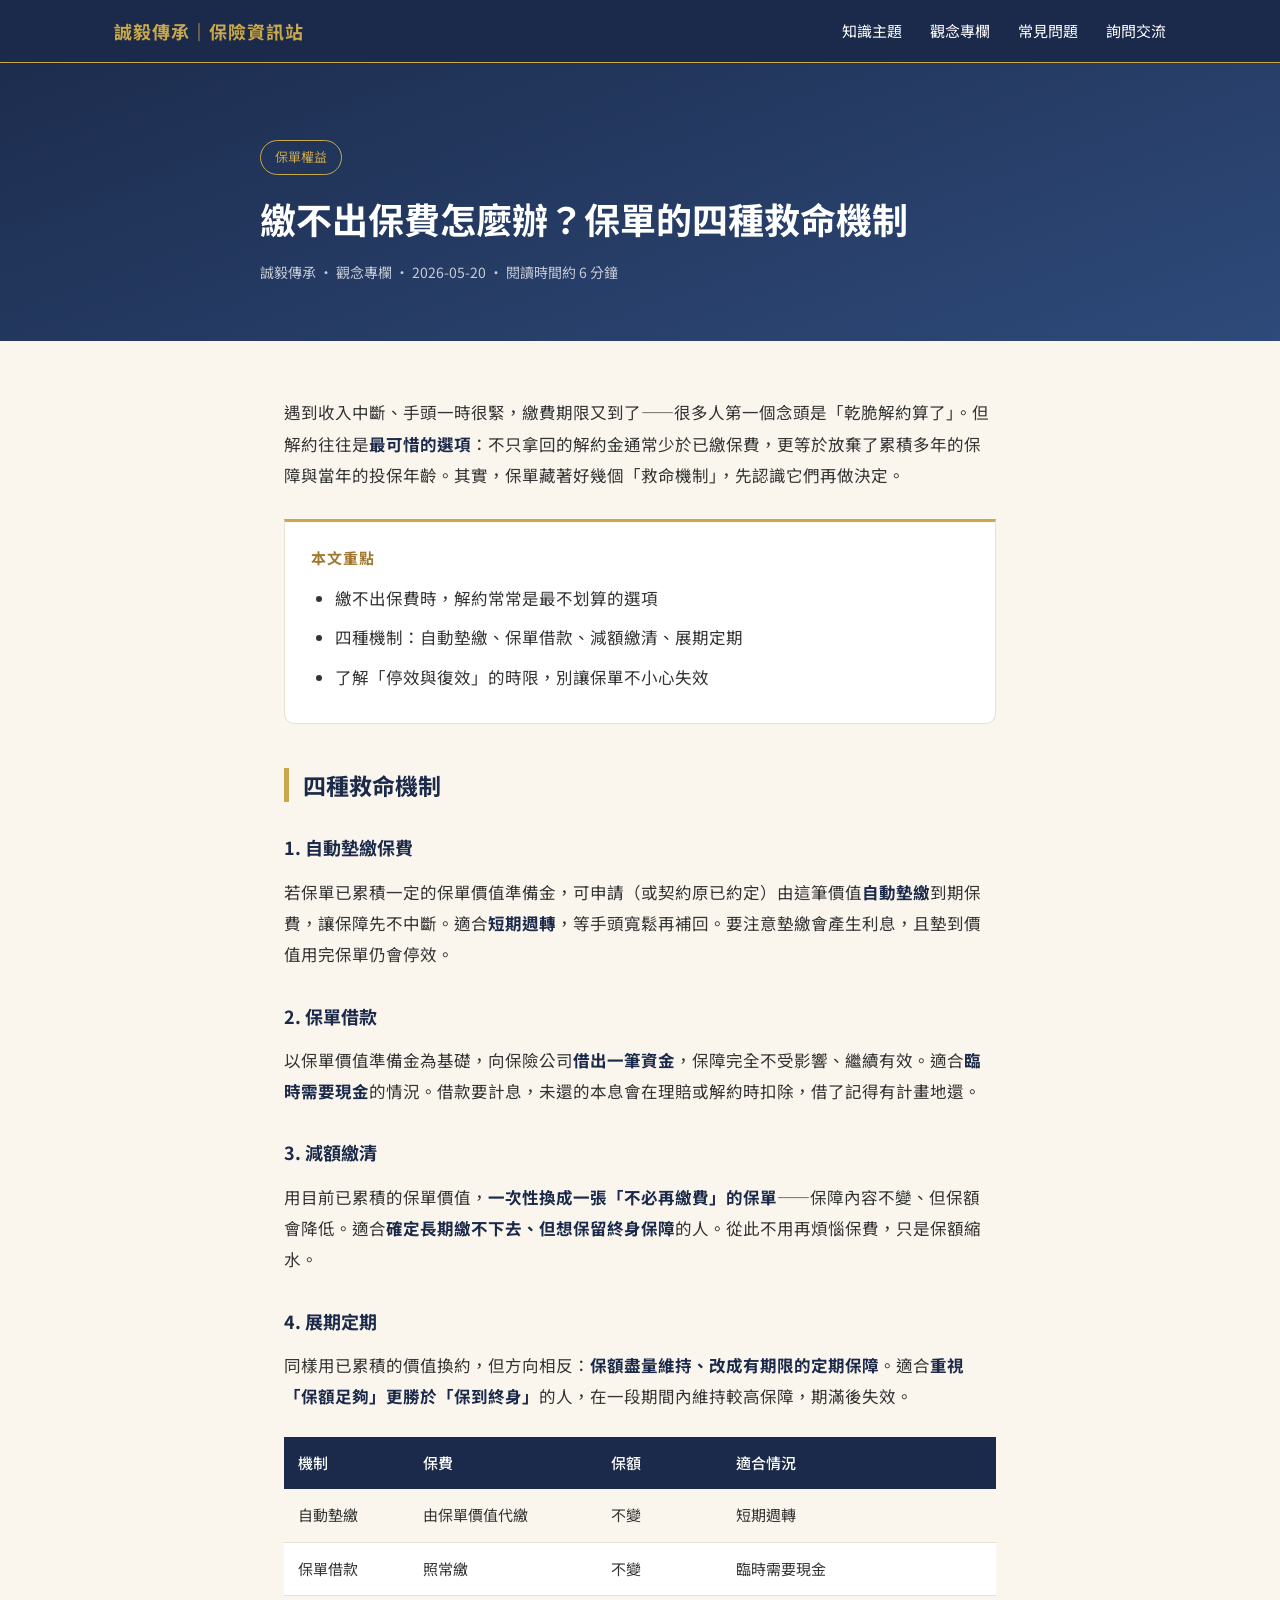
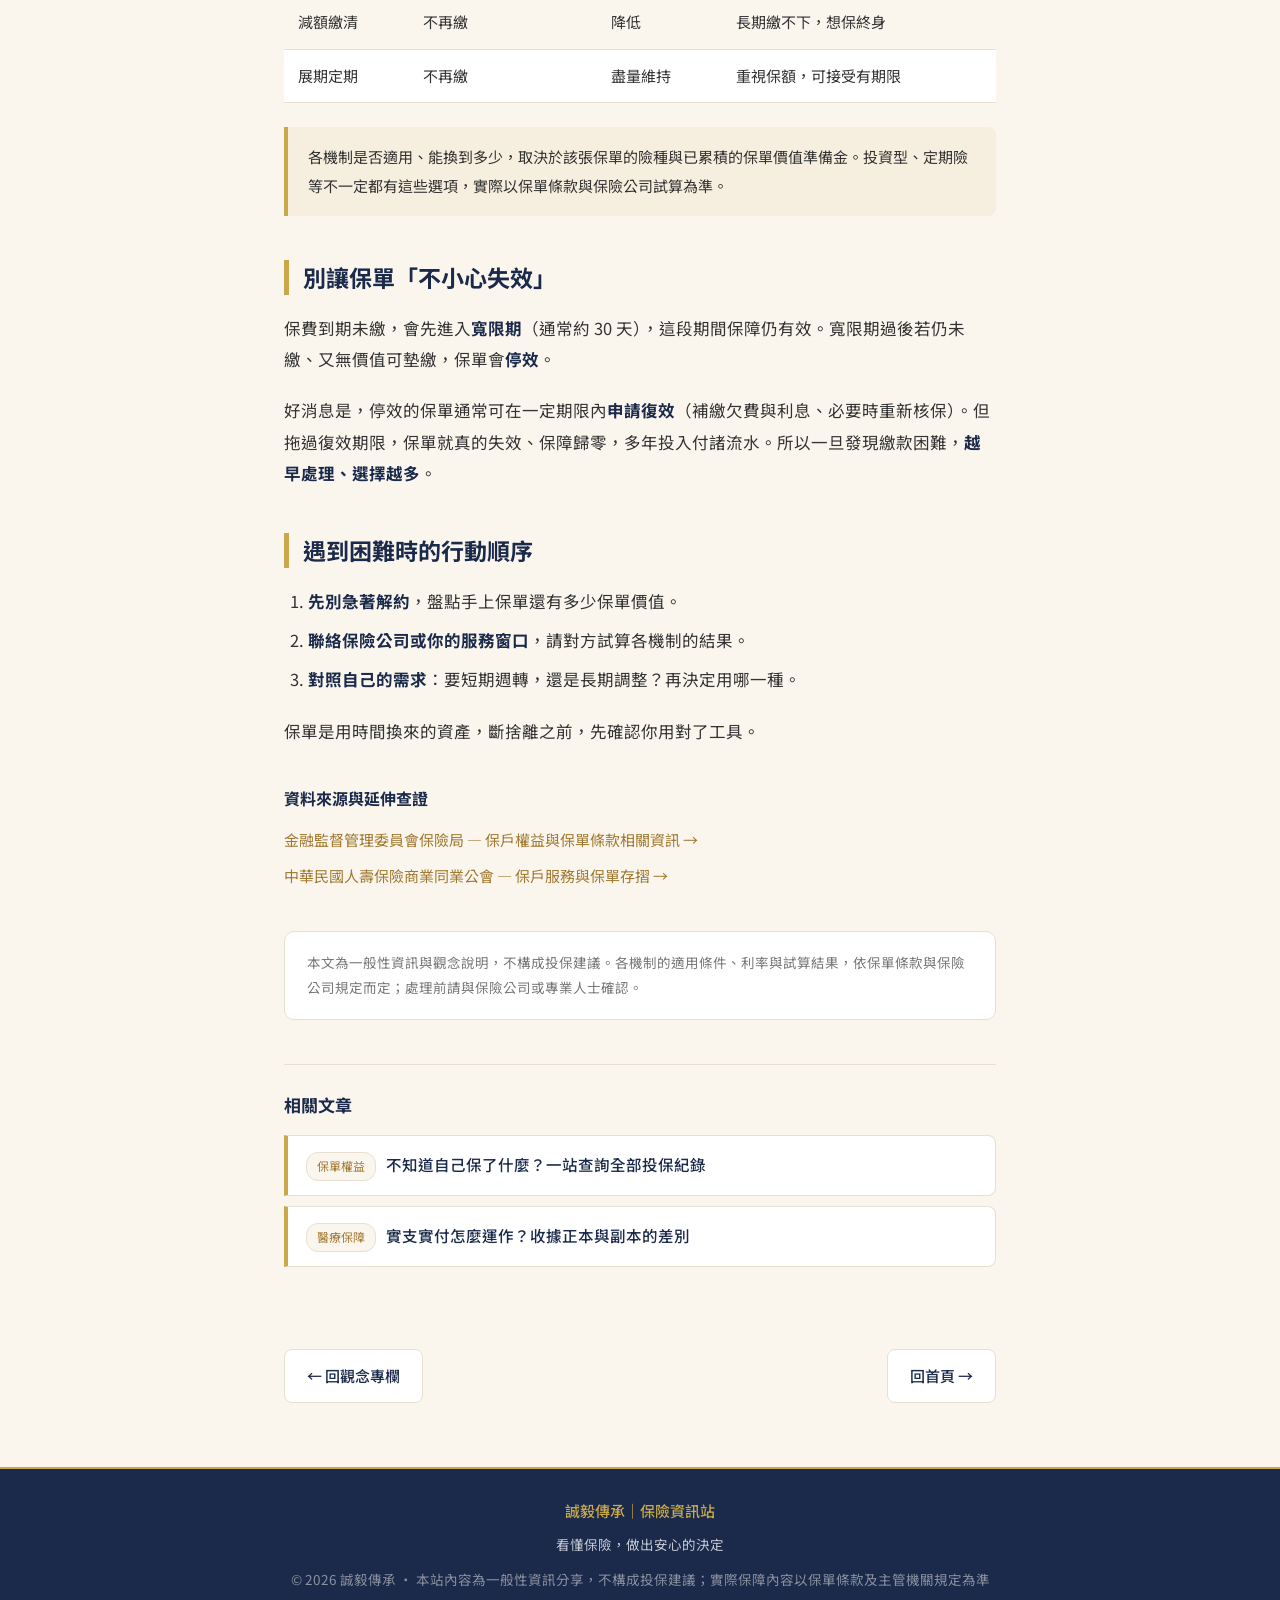
<file: articles/premium-relief-mechanisms.html>
<!DOCTYPE html>
<html lang="zh-Hant">
<head>
<meta charset="UTF-8">
<meta name="viewport" content="width=device-width, initial-scale=1.0">
<title>繳不出保費怎麼辦？保單的四種救命機制 — 誠毅傳承｜保險資訊站</title>
<meta name="description" content="一時繳不出保費，不一定只能解約。本文介紹保單的四種自救機制：自動墊繳、保單借款、減額繳清、展期定期，以及停效與復效的眉角，讓你不必賤賣多年保障。">
<meta property="og:type" content="article">
<meta property="og:site_name" content="誠毅傳承｜保險資訊站">
<meta property="og:title" content="繳不出保費怎麼辦？保單的四種救命機制 — 誠毅傳承｜保險資訊站">
<meta property="og:description" content="一時繳不出保費，不一定只能解約。本文介紹保單的四種自救機制：自動墊繳、保單借款、減額繳清、展期定期，以及停效與復效的眉角，讓你不必賤賣多年保障。">
<meta property="og:url" content="https://jennyih0227-stack.github.io/articles/premium-relief-mechanisms.html">
<meta property="og:image" content="https://jennyih0227-stack.github.io/assets/og-image.png">
<meta property="og:image:width" content="1200">
<meta property="og:image:height" content="630">
<meta property="og:locale" content="zh_TW">
<meta name="twitter:card" content="summary_large_image">
<meta name="twitter:image" content="https://jennyih0227-stack.github.io/assets/og-image.png">
<link rel="icon" type="image/png" href="../assets/favicon.png">
<link rel="preconnect" href="https://fonts.googleapis.com">
<link href="https://fonts.googleapis.com/css2?family=Noto+Sans+TC:wght@400;500;700&display=swap" rel="stylesheet">
<link rel="stylesheet" href="article.css">
</head>
<body>

<nav class="nav">
  <div class="nav-inner">
    <a href="../index.html" class="nav-brand">誠毅傳承｜保險資訊站</a>
    <div class="nav-links">
      <a href="../index.html#topics">知識主題</a>
      <a href="index.html">觀念專欄</a>
      <a href="../index.html#faq">常見問題</a>
      <a href="../index.html#contact">詢問交流</a>
    </div>
  </div>
</nav>

<header class="article-hero">
  <div class="inner">
    <span class="cat">保單權益</span>
    <h1>繳不出保費怎麼辦？保單的四種救命機制</h1>
    <div class="meta">誠毅傳承 · 觀念專欄 · 2026-05-20 · 閱讀時間約 6 分鐘</div>
  </div>
</header>

<main class="article-body">
  <p>遇到收入中斷、手頭一時很緊，繳費期限又到了——很多人第一個念頭是「乾脆解約算了」。但解約往往是<strong>最可惜的選項</strong>：不只拿回的解約金通常少於已繳保費，更等於放棄了累積多年的保障與當年的投保年齡。其實，保單藏著好幾個「救命機制」，先認識它們再做決定。</p>

  <div class="keybox">
    <div class="kb-title">本文重點</div>
    <ul>
      <li>繳不出保費時，解約常常是最不划算的選項</li>
      <li>四種機制：自動墊繳、保單借款、減額繳清、展期定期</li>
      <li>了解「停效與復效」的時限，別讓保單不小心失效</li>
    </ul>
  </div>

  <h2>四種救命機制</h2>
  <h3>1. 自動墊繳保費</h3>
  <p>若保單已累積一定的保單價值準備金，可申請（或契約原已約定）由這筆價值<strong>自動墊繳</strong>到期保費，讓保障先不中斷。適合<strong>短期週轉</strong>，等手頭寬鬆再補回。要注意墊繳會產生利息，且墊到價值用完保單仍會停效。</p>
  <h3>2. 保單借款</h3>
  <p>以保單價值準備金為基礎，向保險公司<strong>借出一筆資金</strong>，保障完全不受影響、繼續有效。適合<strong>臨時需要現金</strong>的情況。借款要計息，未還的本息會在理賠或解約時扣除，借了記得有計畫地還。</p>
  <h3>3. 減額繳清</h3>
  <p>用目前已累積的保單價值，<strong>一次性換成一張「不必再繳費」的保單</strong>——保障內容不變、但保額會降低。適合<strong>確定長期繳不下去、但想保留終身保障</strong>的人。從此不用再煩惱保費，只是保額縮水。</p>
  <h3>4. 展期定期</h3>
  <p>同樣用已累積的價值換約，但方向相反：<strong>保額盡量維持、改成有期限的定期保障</strong>。適合<strong>重視「保額足夠」更勝於「保到終身」</strong>的人，在一段期間內維持較高保障，期滿後失效。</p>

  <table>
    <tr><th>機制</th><th>保費</th><th>保額</th><th>適合情況</th></tr>
    <tr><td>自動墊繳</td><td>由保單價值代繳</td><td>不變</td><td>短期週轉</td></tr>
    <tr><td>保單借款</td><td>照常繳</td><td>不變</td><td>臨時需要現金</td></tr>
    <tr><td>減額繳清</td><td>不再繳</td><td>降低</td><td>長期繳不下，想保終身</td></tr>
    <tr><td>展期定期</td><td>不再繳</td><td>盡量維持</td><td>重視保額，可接受有期限</td></tr>
  </table>
  <div class="notebox">各機制是否適用、能換到多少，取決於該張保單的險種與已累積的保單價值準備金。投資型、定期險等不一定都有這些選項，實際以保單條款與保險公司試算為準。</div>

  <h2>別讓保單「不小心失效」</h2>
  <p>保費到期未繳，會先進入<strong>寬限期</strong>（通常約 30 天），這段期間保障仍有效。寬限期過後若仍未繳、又無價值可墊繳，保單會<strong>停效</strong>。</p>
  <p>好消息是，停效的保單通常可在一定期限內<strong>申請復效</strong>（補繳欠費與利息、必要時重新核保）。但拖過復效期限，保單就真的失效、保障歸零，多年投入付諸流水。所以一旦發現繳款困難，<strong>越早處理、選擇越多</strong>。</p>

  <h2>遇到困難時的行動順序</h2>
  <ol>
    <li><strong>先別急著解約</strong>，盤點手上保單還有多少保單價值。</li>
    <li><strong>聯絡保險公司或你的服務窗口</strong>，請對方試算各機制的結果。</li>
    <li><strong>對照自己的需求</strong>：要短期週轉，還是長期調整？再決定用哪一種。</li>
  </ol>
  <p>保單是用時間換來的資產，斷捨離之前，先確認你用對了工具。</p>

  <div class="src-links">
    <div class="src-title">資料來源與延伸查證</div>
    <a href="https://www.ib.gov.tw" target="_blank" rel="noopener">金融監督管理委員會保險局 — 保戶權益與保單條款相關資訊 →</a>
    <a href="https://www.lia-roc.org.tw" target="_blank" rel="noopener">中華民國人壽保險商業同業公會 — 保戶服務與保單存摺 →</a>
  </div>

  <div class="disclaimer">本文為一般性資訊與觀念說明，不構成投保建議。各機制的適用條件、利率與試算結果，依保單條款與保險公司規定而定；處理前請與保險公司或專業人士確認。</div>

  <div class="related">
    <div class="related-title">相關文章</div>
    <a href="insurance-passbook.html"><span class="rcat">保單權益</span>不知道自己保了什麼？一站查詢全部投保紀錄</a>
    <a href="medical-reimbursement.html"><span class="rcat">醫療保障</span>實支實付怎麼運作？收據正本與副本的差別</a>
  </div>
</main>

<div class="article-nav">
  <a href="index.html">← 回觀念專欄</a>
  <a href="../index.html">回首頁 →</a>
</div>

<footer>
  <div class="brand">誠毅傳承｜保險資訊站</div>
  <div>看懂保險，做出安心的決定</div>
  <div style="margin-top:10px;color:#8a90a0">© 2026 誠毅傳承 · 本站內容為一般性資訊分享，不構成投保建議；實際保障內容以保單條款及主管機關規定為準</div>
</footer>

</body>
</html>
</file>
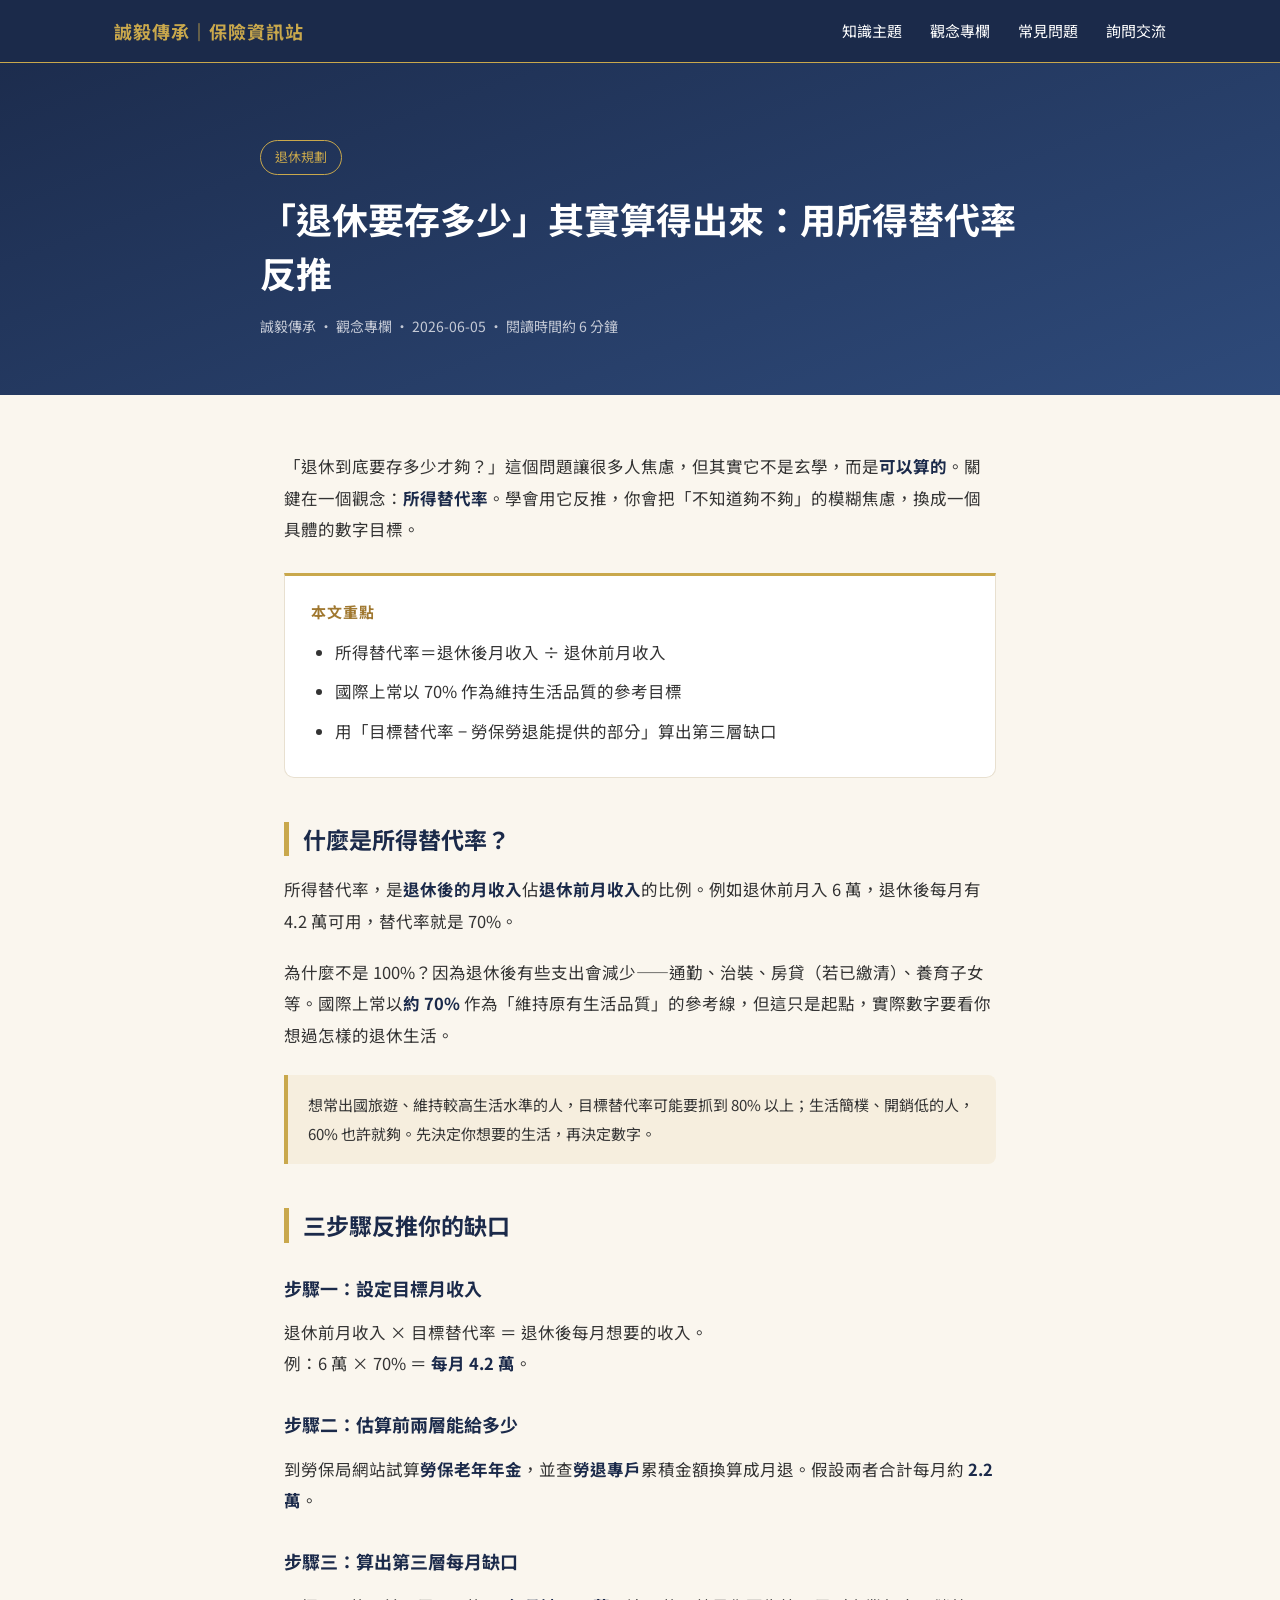
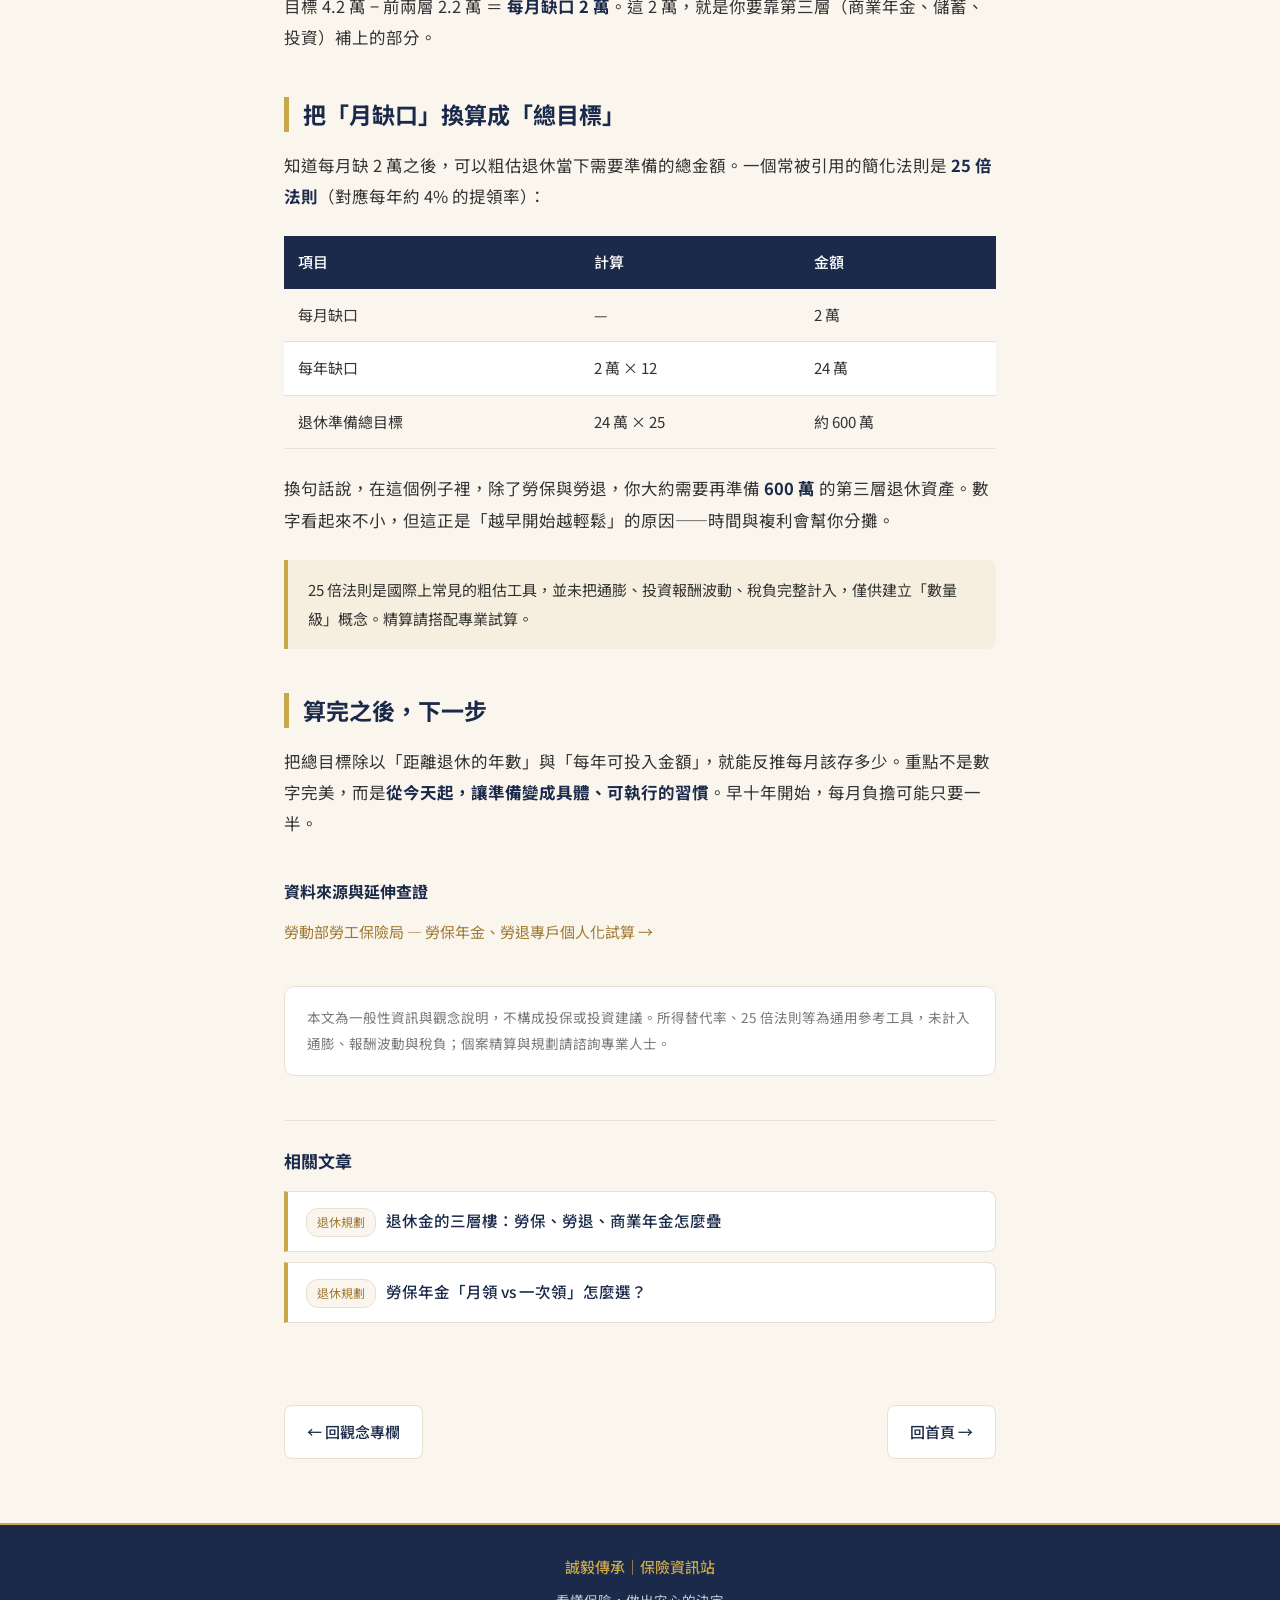
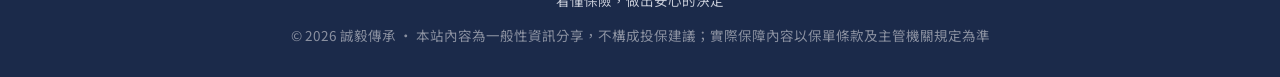
<file: articles/retirement-replacement-rate.html>
<!DOCTYPE html>
<html lang="zh-Hant">
<head>
<meta charset="UTF-8">
<meta name="viewport" content="width=device-width, initial-scale=1.0">
<title>「退休要存多少」其實算得出來：用所得替代率反推 — 誠毅傳承｜保險資訊站</title>
<meta name="description" content="退休到底要存多少？用「所得替代率」這個觀念，從退休前收入反推目標，再扣掉勞保與勞退，就能算出自己每月還缺多少、總共要準備多少。">
<meta property="og:type" content="article">
<meta property="og:site_name" content="誠毅傳承｜保險資訊站">
<meta property="og:title" content="「退休要存多少」其實算得出來：用所得替代率反推 — 誠毅傳承｜保險資訊站">
<meta property="og:description" content="退休到底要存多少？用「所得替代率」這個觀念，從退休前收入反推目標，再扣掉勞保與勞退，就能算出自己每月還缺多少、總共要準備多少。">
<meta property="og:url" content="https://jennyih0227-stack.github.io/articles/retirement-replacement-rate.html">
<meta property="og:image" content="https://jennyih0227-stack.github.io/assets/og-image.png">
<meta property="og:image:width" content="1200">
<meta property="og:image:height" content="630">
<meta property="og:locale" content="zh_TW">
<meta name="twitter:card" content="summary_large_image">
<meta name="twitter:image" content="https://jennyih0227-stack.github.io/assets/og-image.png">
<link rel="icon" type="image/png" href="../assets/favicon.png">
<link rel="preconnect" href="https://fonts.googleapis.com">
<link href="https://fonts.googleapis.com/css2?family=Noto+Sans+TC:wght@400;500;700&display=swap" rel="stylesheet">
<link rel="stylesheet" href="article.css">
</head>
<body>

<nav class="nav">
  <div class="nav-inner">
    <a href="../index.html" class="nav-brand">誠毅傳承｜保險資訊站</a>
    <div class="nav-links">
      <a href="../index.html#topics">知識主題</a>
      <a href="index.html">觀念專欄</a>
      <a href="../index.html#faq">常見問題</a>
      <a href="../index.html#contact">詢問交流</a>
    </div>
  </div>
</nav>

<header class="article-hero">
  <div class="inner">
    <span class="cat">退休規劃</span>
    <h1>「退休要存多少」其實算得出來：用所得替代率反推</h1>
    <div class="meta">誠毅傳承 · 觀念專欄 · 2026-06-05 · 閱讀時間約 6 分鐘</div>
  </div>
</header>

<main class="article-body">
  <p>「退休到底要存多少才夠？」這個問題讓很多人焦慮，但其實它不是玄學，而是<strong>可以算的</strong>。關鍵在一個觀念：<strong>所得替代率</strong>。學會用它反推，你會把「不知道夠不夠」的模糊焦慮，換成一個具體的數字目標。</p>

  <div class="keybox">
    <div class="kb-title">本文重點</div>
    <ul>
      <li>所得替代率＝退休後月收入 ÷ 退休前月收入</li>
      <li>國際上常以 70% 作為維持生活品質的參考目標</li>
      <li>用「目標替代率 − 勞保勞退能提供的部分」算出第三層缺口</li>
    </ul>
  </div>

  <h2>什麼是所得替代率？</h2>
  <p>所得替代率，是<strong>退休後的月收入</strong>佔<strong>退休前月收入</strong>的比例。例如退休前月入 6 萬，退休後每月有 4.2 萬可用，替代率就是 70%。</p>
  <p>為什麼不是 100%？因為退休後有些支出會減少——通勤、治裝、房貸（若已繳清）、養育子女等。國際上常以<strong>約 70%</strong> 作為「維持原有生活品質」的參考線，但這只是起點，實際數字要看你想過怎樣的退休生活。</p>
  <div class="notebox">想常出國旅遊、維持較高生活水準的人，目標替代率可能要抓到 80% 以上；生活簡樸、開銷低的人，60% 也許就夠。先決定你想要的生活，再決定數字。</div>

  <h2>三步驟反推你的缺口</h2>
  <h3>步驟一：設定目標月收入</h3>
  <p>退休前月收入 × 目標替代率 ＝ 退休後每月想要的收入。<br>例：6 萬 × 70% ＝ <strong>每月 4.2 萬</strong>。</p>
  <h3>步驟二：估算前兩層能給多少</h3>
  <p>到勞保局網站試算<strong>勞保老年年金</strong>，並查<strong>勞退專戶</strong>累積金額換算成月退。假設兩者合計每月約 <strong>2.2 萬</strong>。</p>
  <h3>步驟三：算出第三層每月缺口</h3>
  <p>目標 4.2 萬 − 前兩層 2.2 萬 ＝ <strong>每月缺口 2 萬</strong>。這 2 萬，就是你要靠第三層（商業年金、儲蓄、投資）補上的部分。</p>

  <h2>把「月缺口」換算成「總目標」</h2>
  <p>知道每月缺 2 萬之後，可以粗估退休當下需要準備的總金額。一個常被引用的簡化法則是 <strong>25 倍法則</strong>（對應每年約 4% 的提領率）：</p>
  <table>
    <tr><th>項目</th><th>計算</th><th>金額</th></tr>
    <tr><td>每月缺口</td><td>—</td><td>2 萬</td></tr>
    <tr><td>每年缺口</td><td>2 萬 × 12</td><td>24 萬</td></tr>
    <tr><td>退休準備總目標</td><td>24 萬 × 25</td><td>約 600 萬</td></tr>
  </table>
  <p>換句話說，在這個例子裡，除了勞保與勞退，你大約需要再準備 <strong>600 萬</strong> 的第三層退休資產。數字看起來不小，但這正是「越早開始越輕鬆」的原因——時間與複利會幫你分攤。</p>
  <div class="notebox">25 倍法則是國際上常見的粗估工具，並未把通膨、投資報酬波動、稅負完整計入，僅供建立「數量級」概念。精算請搭配專業試算。</div>

  <h2>算完之後，下一步</h2>
  <p>把總目標除以「距離退休的年數」與「每年可投入金額」，就能反推每月該存多少。重點不是數字完美，而是<strong>從今天起，讓準備變成具體、可執行的習慣</strong>。早十年開始，每月負擔可能只要一半。</p>

  <div class="src-links">
    <div class="src-title">資料來源與延伸查證</div>
    <a href="https://www.bli.gov.tw" target="_blank" rel="noopener">勞動部勞工保險局 — 勞保年金、勞退專戶個人化試算 →</a>
  </div>

  <div class="disclaimer">本文為一般性資訊與觀念說明，不構成投保或投資建議。所得替代率、25 倍法則等為通用參考工具，未計入通膨、報酬波動與稅負；個案精算與規劃請諮詢專業人士。</div>

  <div class="related">
    <div class="related-title">相關文章</div>
    <a href="retirement-three-pillars.html"><span class="rcat">退休規劃</span>退休金的三層樓：勞保、勞退、商業年金怎麼疊</a>
    <a href="labor-pension-lump-vs-monthly.html"><span class="rcat">退休規劃</span>勞保年金「月領 vs 一次領」怎麼選？</a>
  </div>
</main>

<div class="article-nav">
  <a href="index.html">← 回觀念專欄</a>
  <a href="../index.html">回首頁 →</a>
</div>

<footer>
  <div class="brand">誠毅傳承｜保險資訊站</div>
  <div>看懂保險，做出安心的決定</div>
  <div style="margin-top:10px;color:#8a90a0">© 2026 誠毅傳承 · 本站內容為一般性資訊分享，不構成投保建議；實際保障內容以保單條款及主管機關規定為準</div>
</footer>

</body>
</html>
</file>
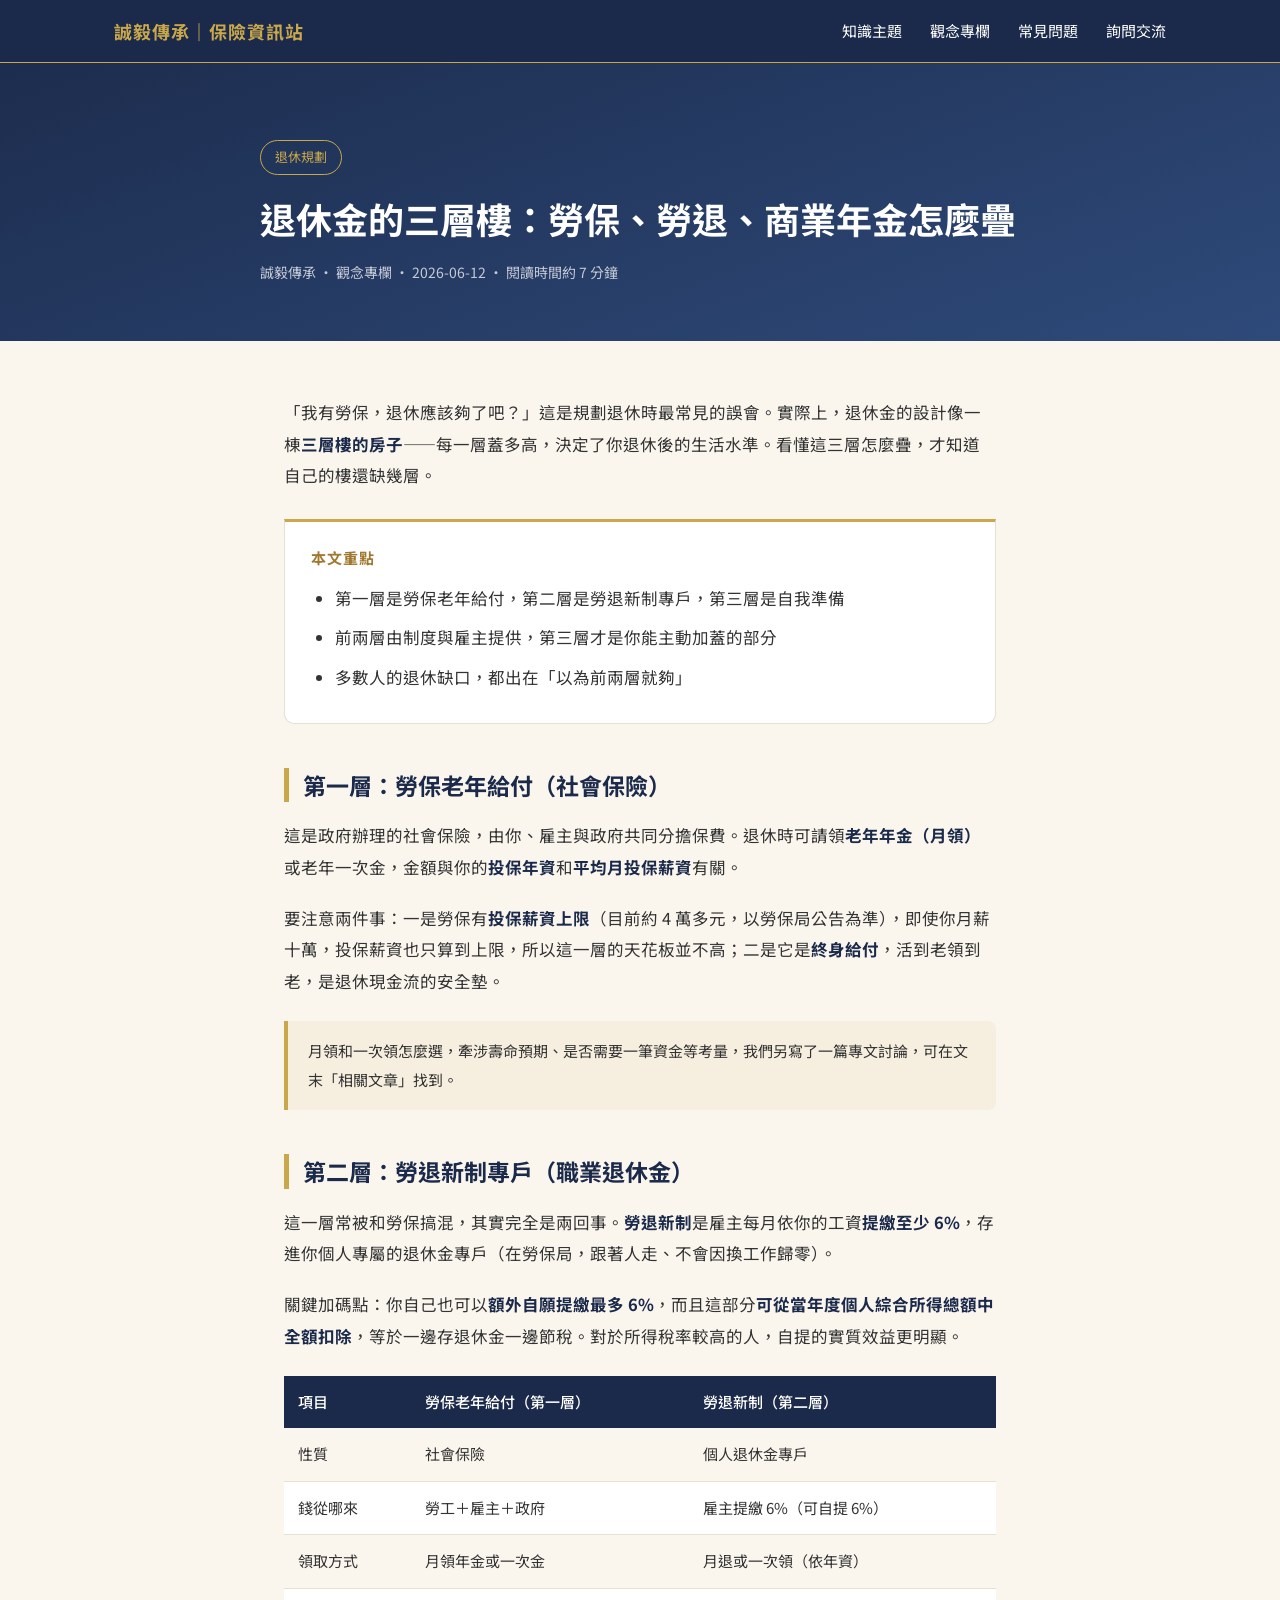
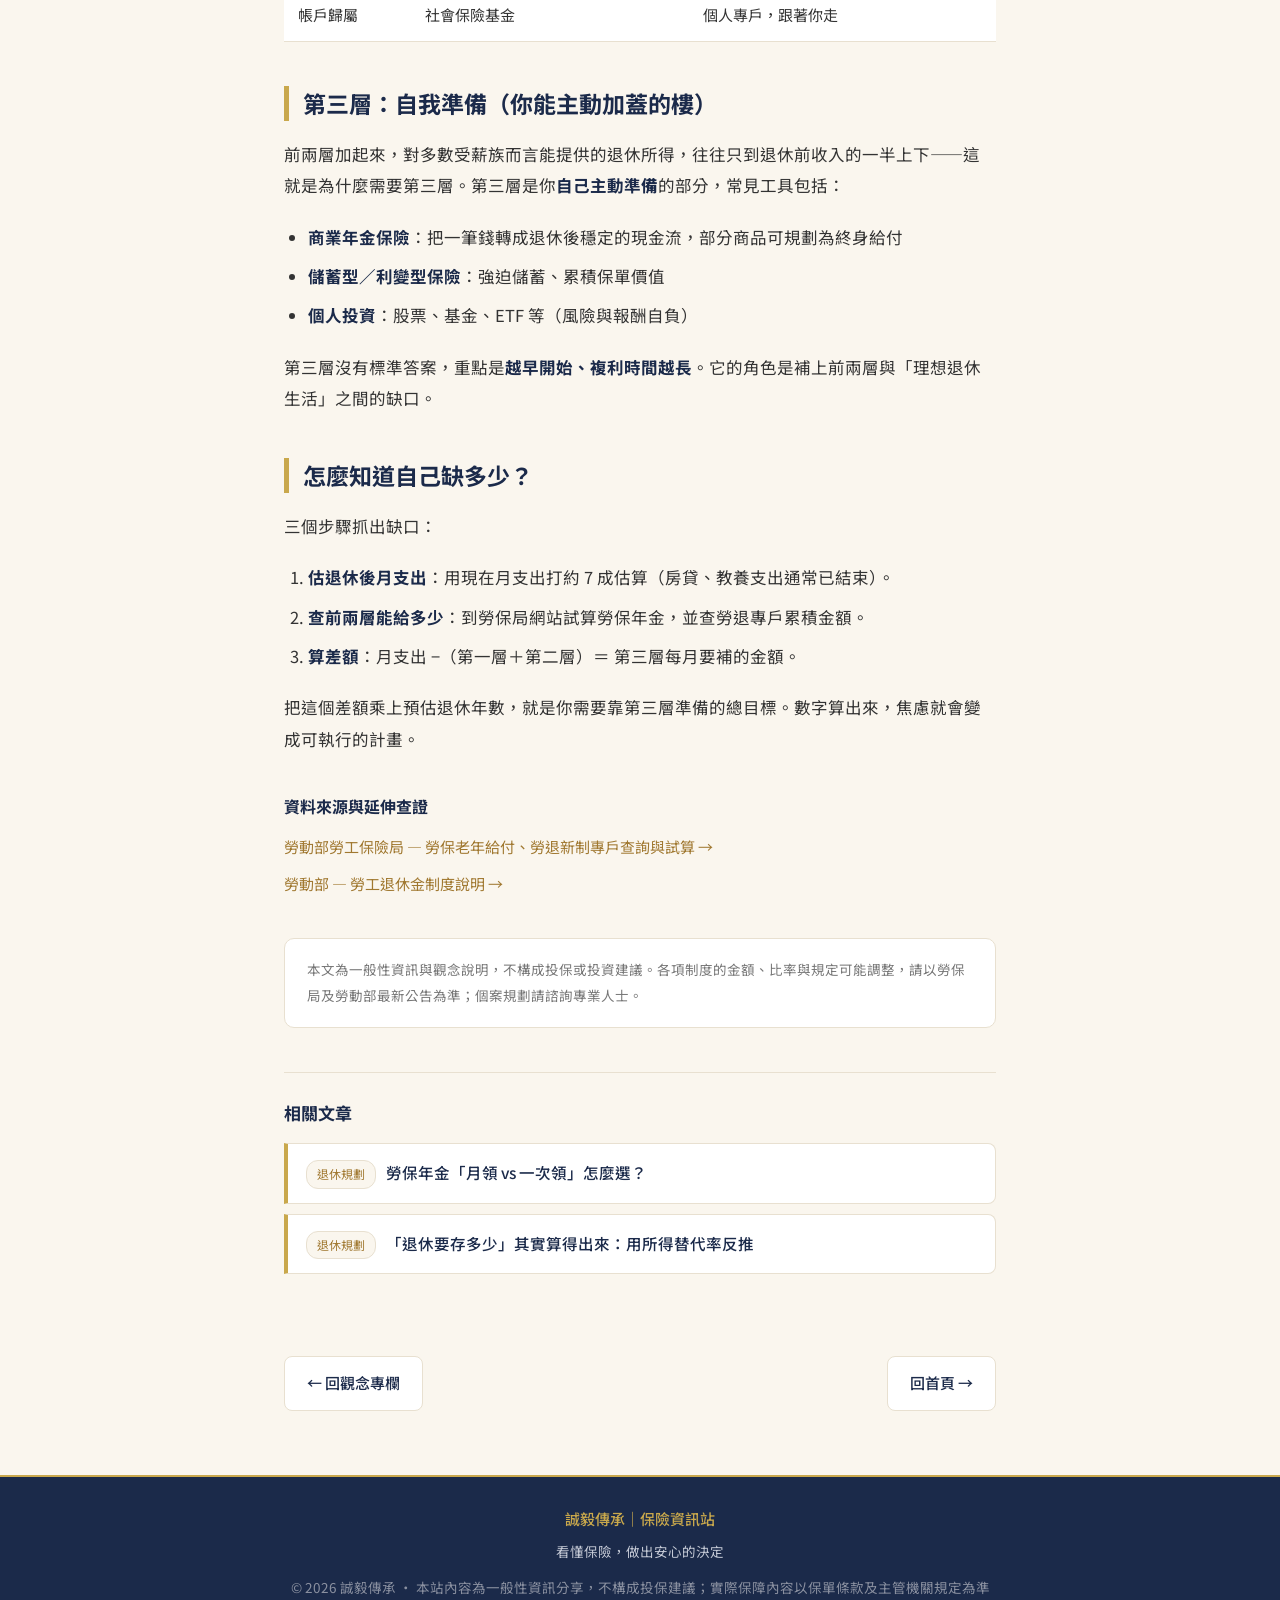
<file: articles/retirement-three-pillars.html>
<!DOCTYPE html>
<html lang="zh-Hant">
<head>
<meta charset="UTF-8">
<meta name="viewport" content="width=device-width, initial-scale=1.0">
<title>退休金的三層樓：勞保、勞退、商業年金怎麼疊 — 誠毅傳承｜保險資訊站</title>
<meta name="description" content="退休金不是只靠一個來源。用「三層樓」的觀念，看懂勞保老年給付、勞退新制專戶與第三層自我準備如何疊加，找出自己的退休缺口。">
<meta property="og:type" content="article">
<meta property="og:site_name" content="誠毅傳承｜保險資訊站">
<meta property="og:title" content="退休金的三層樓：勞保、勞退、商業年金怎麼疊 — 誠毅傳承｜保險資訊站">
<meta property="og:description" content="退休金不是只靠一個來源。用「三層樓」的觀念，看懂勞保老年給付、勞退新制專戶與第三層自我準備如何疊加，找出自己的退休缺口。">
<meta property="og:url" content="https://jennyih0227-stack.github.io/articles/retirement-three-pillars.html">
<meta property="og:image" content="https://jennyih0227-stack.github.io/assets/og-image.png">
<meta property="og:image:width" content="1200">
<meta property="og:image:height" content="630">
<meta property="og:locale" content="zh_TW">
<meta name="twitter:card" content="summary_large_image">
<meta name="twitter:image" content="https://jennyih0227-stack.github.io/assets/og-image.png">
<link rel="icon" type="image/png" href="../assets/favicon.png">
<link rel="preconnect" href="https://fonts.googleapis.com">
<link href="https://fonts.googleapis.com/css2?family=Noto+Sans+TC:wght@400;500;700&display=swap" rel="stylesheet">
<link rel="stylesheet" href="article.css">
</head>
<body>

<nav class="nav">
  <div class="nav-inner">
    <a href="../index.html" class="nav-brand">誠毅傳承｜保險資訊站</a>
    <div class="nav-links">
      <a href="../index.html#topics">知識主題</a>
      <a href="index.html">觀念專欄</a>
      <a href="../index.html#faq">常見問題</a>
      <a href="../index.html#contact">詢問交流</a>
    </div>
  </div>
</nav>

<header class="article-hero">
  <div class="inner">
    <span class="cat">退休規劃</span>
    <h1>退休金的三層樓：勞保、勞退、商業年金怎麼疊</h1>
    <div class="meta">誠毅傳承 · 觀念專欄 · 2026-06-12 · 閱讀時間約 7 分鐘</div>
  </div>
</header>

<main class="article-body">
  <p>「我有勞保，退休應該夠了吧？」這是規劃退休時最常見的誤會。實際上，退休金的設計像一棟<strong>三層樓的房子</strong>——每一層蓋多高，決定了你退休後的生活水準。看懂這三層怎麼疊，才知道自己的樓還缺幾層。</p>

  <div class="keybox">
    <div class="kb-title">本文重點</div>
    <ul>
      <li>第一層是勞保老年給付，第二層是勞退新制專戶，第三層是自我準備</li>
      <li>前兩層由制度與雇主提供，第三層才是你能主動加蓋的部分</li>
      <li>多數人的退休缺口，都出在「以為前兩層就夠」</li>
    </ul>
  </div>

  <h2>第一層：勞保老年給付（社會保險）</h2>
  <p>這是政府辦理的社會保險，由你、雇主與政府共同分擔保費。退休時可請領<strong>老年年金（月領）</strong>或老年一次金，金額與你的<strong>投保年資</strong>和<strong>平均月投保薪資</strong>有關。</p>
  <p>要注意兩件事：一是勞保有<strong>投保薪資上限</strong>（目前約 4 萬多元，以勞保局公告為準），即使你月薪十萬，投保薪資也只算到上限，所以這一層的天花板並不高；二是它是<strong>終身給付</strong>，活到老領到老，是退休現金流的安全墊。</p>
  <div class="notebox">月領和一次領怎麼選，牽涉壽命預期、是否需要一筆資金等考量，我們另寫了一篇專文討論，可在文末「相關文章」找到。</div>

  <h2>第二層：勞退新制專戶（職業退休金）</h2>
  <p>這一層常被和勞保搞混，其實完全是兩回事。<strong>勞退新制</strong>是雇主每月依你的工資<strong>提繳至少 6%</strong>，存進你個人專屬的退休金專戶（在勞保局，跟著人走、不會因換工作歸零）。</p>
  <p>關鍵加碼點：你自己也可以<strong>額外自願提繳最多 6%</strong>，而且這部分<strong>可從當年度個人綜合所得總額中全額扣除</strong>，等於一邊存退休金一邊節稅。對於所得稅率較高的人，自提的實質效益更明顯。</p>
  <table>
    <tr><th>項目</th><th>勞保老年給付（第一層）</th><th>勞退新制（第二層）</th></tr>
    <tr><td>性質</td><td>社會保險</td><td>個人退休金專戶</td></tr>
    <tr><td>錢從哪來</td><td>勞工＋雇主＋政府</td><td>雇主提繳 6%（可自提 6%）</td></tr>
    <tr><td>領取方式</td><td>月領年金或一次金</td><td>月退或一次領（依年資）</td></tr>
    <tr><td>帳戶歸屬</td><td>社會保險基金</td><td>個人專戶，跟著你走</td></tr>
  </table>

  <h2>第三層：自我準備（你能主動加蓋的樓）</h2>
  <p>前兩層加起來，對多數受薪族而言能提供的退休所得，往往只到退休前收入的一半上下——這就是為什麼需要第三層。第三層是你<strong>自己主動準備</strong>的部分，常見工具包括：</p>
  <ul>
    <li><strong>商業年金保險</strong>：把一筆錢轉成退休後穩定的現金流，部分商品可規劃為終身給付</li>
    <li><strong>儲蓄型／利變型保險</strong>：強迫儲蓄、累積保單價值</li>
    <li><strong>個人投資</strong>：股票、基金、ETF 等（風險與報酬自負）</li>
  </ul>
  <p>第三層沒有標準答案，重點是<strong>越早開始、複利時間越長</strong>。它的角色是補上前兩層與「理想退休生活」之間的缺口。</p>

  <h2>怎麼知道自己缺多少？</h2>
  <p>三個步驟抓出缺口：</p>
  <ol>
    <li><strong>估退休後月支出</strong>：用現在月支出打約 7 成估算（房貸、教養支出通常已結束）。</li>
    <li><strong>查前兩層能給多少</strong>：到勞保局網站試算勞保年金，並查勞退專戶累積金額。</li>
    <li><strong>算差額</strong>：月支出 −（第一層＋第二層）＝ 第三層每月要補的金額。</li>
  </ol>
  <p>把這個差額乘上預估退休年數，就是你需要靠第三層準備的總目標。數字算出來，焦慮就會變成可執行的計畫。</p>

  <div class="src-links">
    <div class="src-title">資料來源與延伸查證</div>
    <a href="https://www.bli.gov.tw" target="_blank" rel="noopener">勞動部勞工保險局 — 勞保老年給付、勞退新制專戶查詢與試算 →</a>
    <a href="https://www.mol.gov.tw" target="_blank" rel="noopener">勞動部 — 勞工退休金制度說明 →</a>
  </div>

  <div class="disclaimer">本文為一般性資訊與觀念說明，不構成投保或投資建議。各項制度的金額、比率與規定可能調整，請以勞保局及勞動部最新公告為準；個案規劃請諮詢專業人士。</div>

  <div class="related">
    <div class="related-title">相關文章</div>
    <a href="labor-pension-lump-vs-monthly.html"><span class="rcat">退休規劃</span>勞保年金「月領 vs 一次領」怎麼選？</a>
    <a href="retirement-replacement-rate.html"><span class="rcat">退休規劃</span>「退休要存多少」其實算得出來：用所得替代率反推</a>
  </div>
</main>

<div class="article-nav">
  <a href="index.html">← 回觀念專欄</a>
  <a href="../index.html">回首頁 →</a>
</div>

<footer>
  <div class="brand">誠毅傳承｜保險資訊站</div>
  <div>看懂保險，做出安心的決定</div>
  <div style="margin-top:10px;color:#8a90a0">© 2026 誠毅傳承 · 本站內容為一般性資訊分享，不構成投保建議；實際保障內容以保單條款及主管機關規定為準</div>
</footer>

</body>
</html>
</file>
<file: articles/article.css>
:root{
  --navy:#1B2A4A;
  --navy-light:#2E4A7A;
  --gold:#C9A84C;
  --gold-deep:#A07830;
  --cream:#FAF6EE;
  --warm-gray:#E8E0D0;
  --charcoal:#333333;
}
*{margin:0;padding:0;box-sizing:border-box}
html{scroll-behavior:smooth}
body{font-family:'Noto Sans TC','Microsoft JhengHei',sans-serif;color:var(--charcoal);background:var(--cream);line-height:1.9}
a{text-decoration:none;color:inherit}

.nav{position:fixed;top:0;left:0;right:0;z-index:100;background:var(--navy);border-bottom:1px solid var(--gold)}
.nav-inner{max-width:1100px;margin:0 auto;padding:14px 24px;display:flex;justify-content:space-between;align-items:center}
.nav-brand{color:var(--gold);font-weight:700;font-size:18px;letter-spacing:1px}
.nav-links{display:flex;gap:28px}
.nav-links a{color:#fff;font-size:15px;transition:color .2s}
.nav-links a:hover{color:var(--gold)}

.article-hero{background:linear-gradient(160deg,var(--navy) 0%,var(--navy-light) 100%);color:#fff;padding:140px 24px 56px}
.article-hero .inner{max-width:760px;margin:0 auto}
.article-hero .cat{display:inline-block;border:1px solid var(--gold);color:var(--gold);font-size:13px;padding:4px 14px;border-radius:20px;margin-bottom:16px}
.article-hero h1{font-size:clamp(24px,4vw,36px);font-weight:700;line-height:1.5;margin-bottom:14px}
.article-hero .meta{color:#c5cad6;font-size:14px}

.article-body{max-width:760px;margin:0 auto;padding:56px 24px 72px}
.article-body p{margin-bottom:20px;font-size:16.5px}
.article-body h2{color:var(--navy);font-size:23px;margin:44px 0 18px;padding-left:14px;border-left:5px solid var(--gold);line-height:1.5}
.article-body h3{color:var(--navy);font-size:18px;margin:28px 0 12px}
.article-body ul,.article-body ol{margin:0 0 20px 24px;font-size:16.5px}
.article-body li{margin-bottom:8px}
.article-body strong{color:var(--navy)}

.keybox{background:#fff;border:1px solid var(--warm-gray);border-top:3px solid var(--gold);border-radius:0 0 10px 10px;padding:22px 26px;margin:28px 0}
.keybox .kb-title{color:var(--gold-deep);font-weight:700;font-size:15px;letter-spacing:1px;margin-bottom:10px}
.keybox ul{margin-bottom:0}

.notebox{background:rgba(201,168,76,.1);border-left:4px solid var(--gold);border-radius:0 8px 8px 0;padding:16px 20px;margin:24px 0;font-size:15px}

.article-body table{width:100%;border-collapse:collapse;margin:24px 0;font-size:15px;background:#fff}
.article-body th{background:var(--navy);color:#fff;padding:12px 14px;text-align:left;font-weight:500}
.article-body td{padding:12px 14px;border-bottom:1px solid var(--warm-gray)}
.article-body tr:nth-child(even) td{background:var(--cream)}

.src-links{margin:36px 0 0}
.src-links .src-title{color:var(--navy);font-weight:700;font-size:16px;margin-bottom:12px}
.src-links a{display:block;color:var(--gold-deep);font-size:15px;margin-bottom:8px}
.src-links a:hover{text-decoration:underline}

.disclaimer{background:#fff;border:1px solid var(--warm-gray);border-radius:10px;padding:18px 22px;margin-top:40px;font-size:13.5px;color:#777}

.related{margin:44px 0 0;border-top:1px solid var(--warm-gray);padding-top:24px}
.related-title{color:var(--navy);font-weight:700;font-size:17px;margin-bottom:14px}
.related a{display:block;background:#fff;border:1px solid var(--warm-gray);border-left:4px solid var(--gold);border-radius:0 8px 8px 0;padding:14px 18px;margin-bottom:10px;color:var(--navy);font-size:15.5px;font-weight:500;transition:transform .15s,border-color .2s}
.related a:hover{transform:translateX(4px);border-color:var(--gold-deep)}
.related a .rcat{display:inline-block;background:var(--cream);color:var(--gold-deep);font-size:12px;font-weight:400;padding:2px 10px;border-radius:12px;margin-right:10px;border:1px solid var(--warm-gray)}

.article-nav{max-width:760px;margin:0 auto;padding:0 24px 64px;display:flex;justify-content:space-between;gap:16px;flex-wrap:wrap}
.article-nav a{color:var(--navy);font-weight:500;font-size:15px;padding:12px 22px;background:#fff;border:1px solid var(--warm-gray);border-radius:8px;transition:border-color .2s}
.article-nav a:hover{border-color:var(--gold)}

.guide-tabs{display:flex;flex-wrap:wrap;gap:10px;justify-content:center;max-width:880px;margin:0 auto 34px;padding:0 24px}
.guide-tab{background:#fff;border:1px solid var(--warm-gray);color:var(--navy);font-family:inherit;font-size:15px;padding:10px 22px;border-radius:26px;cursor:pointer;transition:all .2s}
.guide-tab:hover{border-color:var(--gold)}
.guide-tab.active{background:var(--navy);color:var(--gold);border-color:var(--navy)}
.guide-panel{display:none;max-width:820px;margin:0 auto;padding:0 24px}
.guide-panel.active{display:block;animation:gfade .3s ease}
@keyframes gfade{from{opacity:0;transform:translateY(8px)}to{opacity:1;transform:none}}
.gp-head{display:flex;align-items:baseline;gap:12px;flex-wrap:wrap;margin-bottom:6px}
.gp-head h2{color:var(--navy);font-size:24px;margin:0}
.gp-head .en{color:var(--gold-deep);font-size:12px;letter-spacing:2px}
.gp-divider{height:1px;background:var(--warm-gray);margin:16px 0 20px}
.gp-lead{font-size:16px;color:#444;margin-bottom:22px;line-height:1.9}
.gp-lead strong{color:var(--navy)}
.feat-label{display:inline-block;background:var(--navy);color:#fff;font-size:13.5px;padding:5px 14px;border-radius:6px;margin-bottom:14px}
.feat-list{list-style:none;margin:0 0 24px;padding:0}
.feat-list li{position:relative;padding:10px 0 10px 22px;border-bottom:1px dashed var(--warm-gray);font-size:15px;line-height:1.7}
.feat-list li:last-child{border-bottom:none}
.feat-list li::before{content:'';position:absolute;left:4px;top:18px;width:7px;height:7px;border-radius:50%;background:var(--gold)}
.feat-list strong{color:var(--gold-deep)}
.stage-intro{background:linear-gradient(160deg,var(--navy),var(--navy-light));color:#fff;border-radius:14px;padding:30px 32px;margin-bottom:26px;text-align:center}
.stage-intro .age{display:inline-block;background:var(--gold);color:var(--navy);font-weight:500;padding:4px 16px;border-radius:20px;font-size:13.5px;margin-bottom:12px}
.stage-intro h2{color:#fff;font-size:24px;margin:0 0 10px}
.stage-intro p{color:#e8e4d8;font-size:15px;max-width:600px;margin:0 auto;line-height:1.8}
.stage-intro strong{color:var(--gold)}
.pri-grid{display:grid;grid-template-columns:repeat(auto-fit,minmax(220px,1fr));gap:16px;margin-bottom:24px}
.pri-card{background:#fff;border:1px solid var(--warm-gray);border-top:3px solid var(--gold);border-radius:0 0 12px 12px;padding:22px 20px}
.pri-card .rank{display:inline-block;background:var(--navy);color:var(--gold);width:28px;height:28px;border-radius:50%;text-align:center;line-height:28px;font-weight:500;margin-bottom:10px}
.pri-card h4{color:var(--navy);font-size:16.5px;margin:0 0 6px}
.pri-card p{font-size:13.5px;color:#555;margin:0;line-height:1.7}

footer{background:var(--navy);border-top:2px solid var(--gold);color:#c5cad6;text-align:center;padding:28px 24px;font-size:13.5px}
footer .brand{color:var(--gold);font-weight:500;margin-bottom:6px;font-size:15px}

@media (max-width:820px){
  .nav-links{display:none}
  .article-hero{padding-top:110px}
}
</file>
